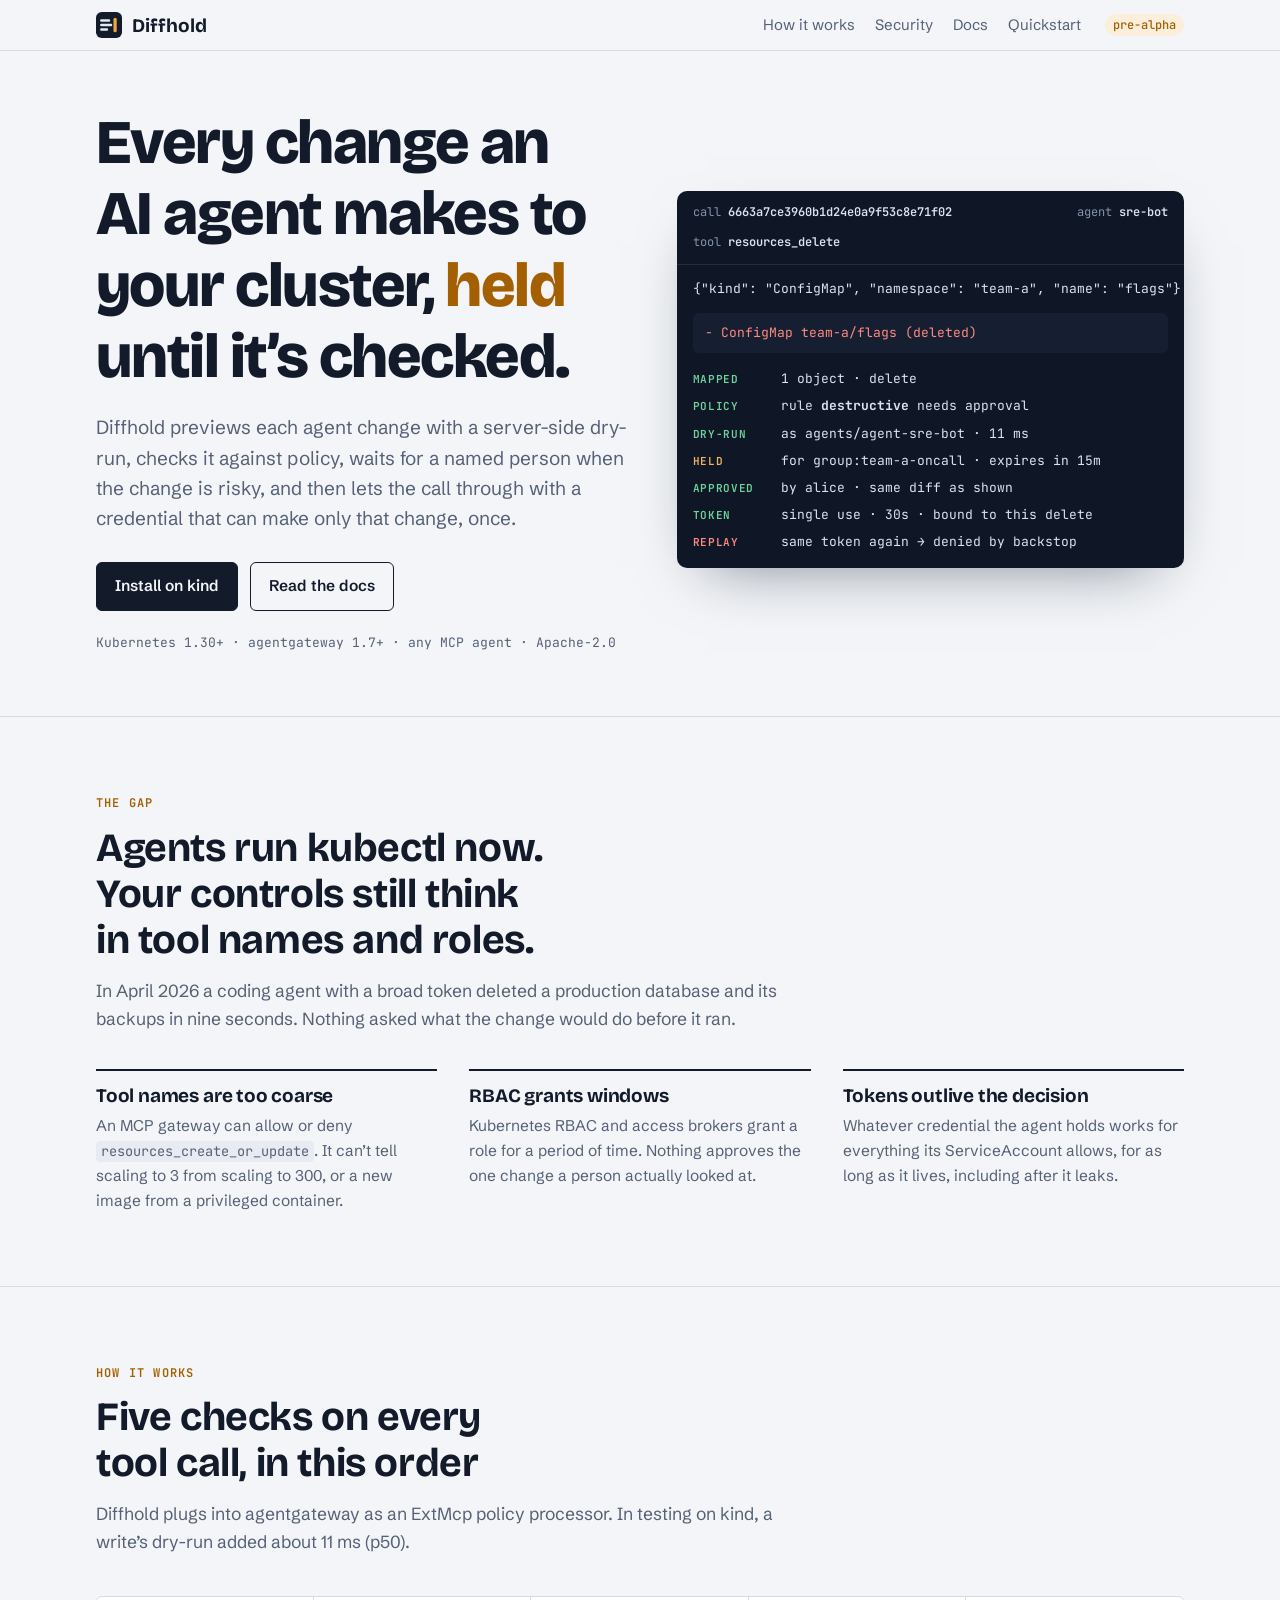
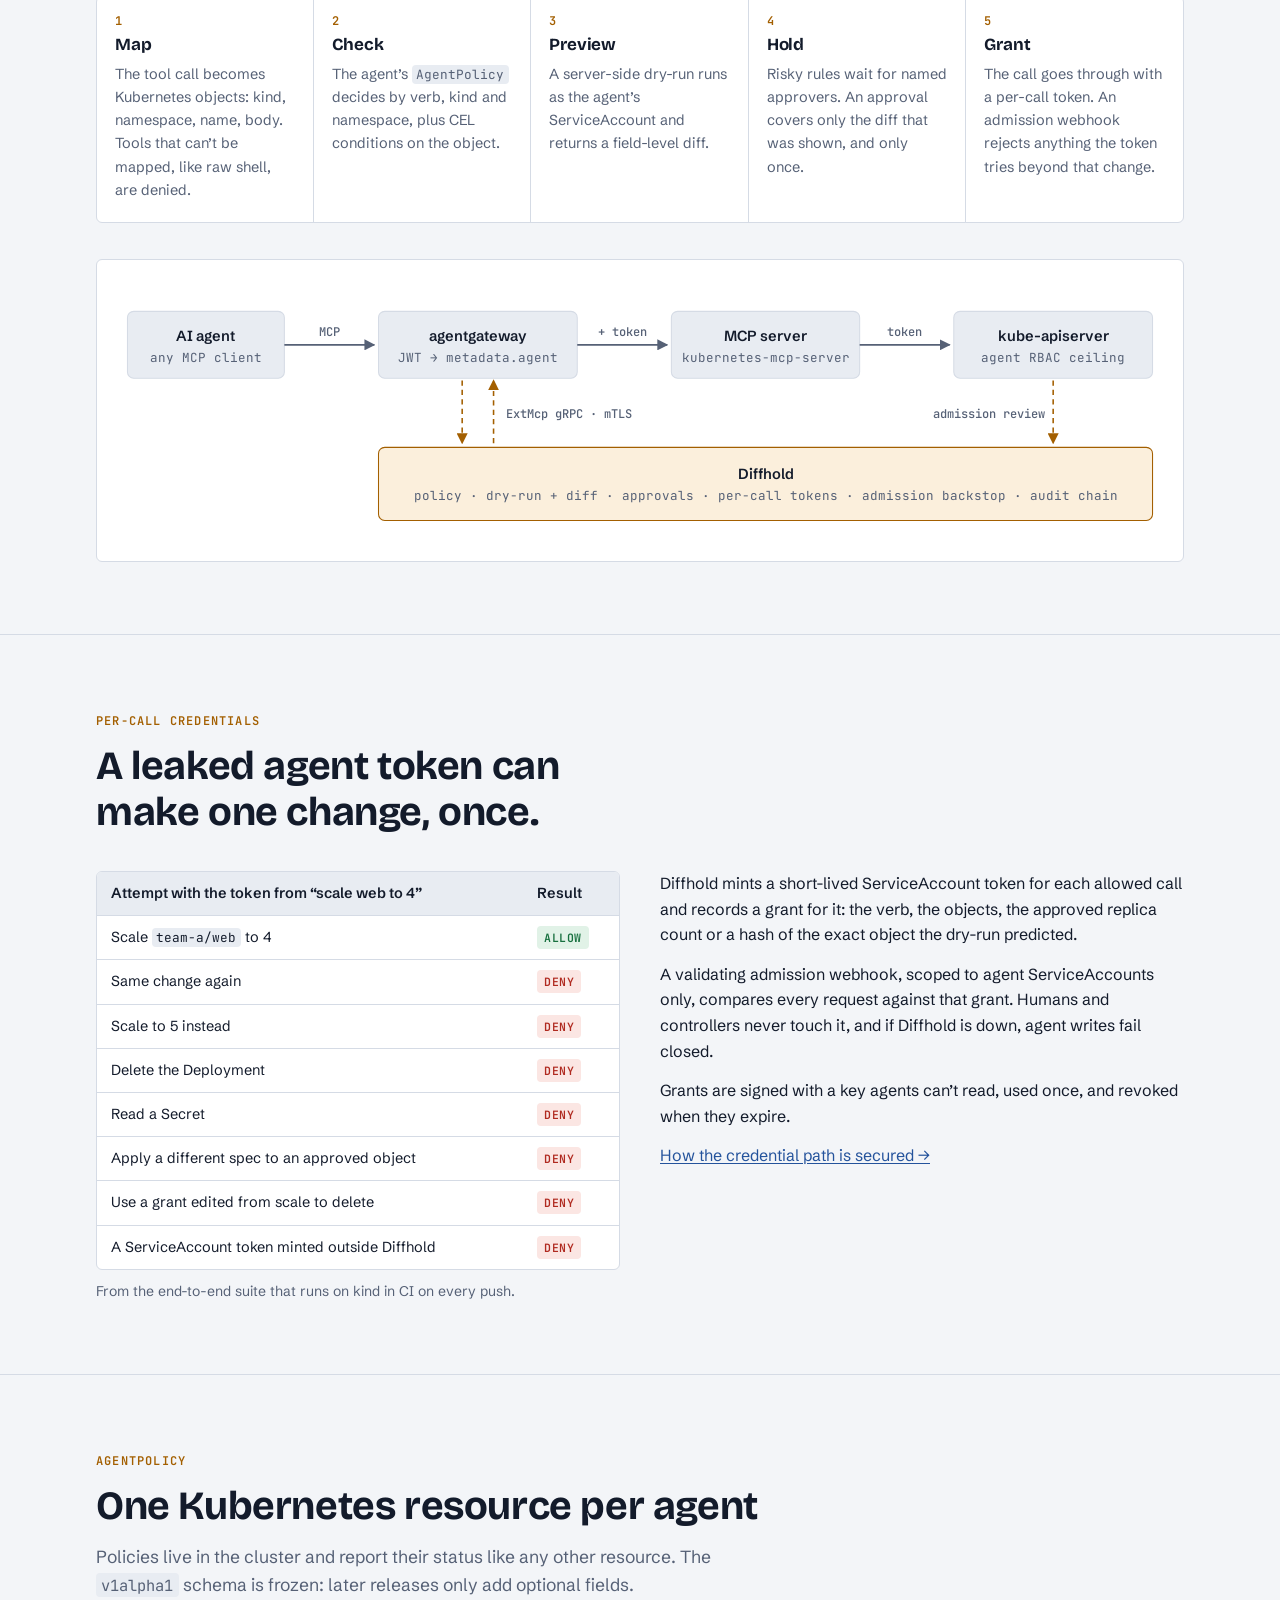
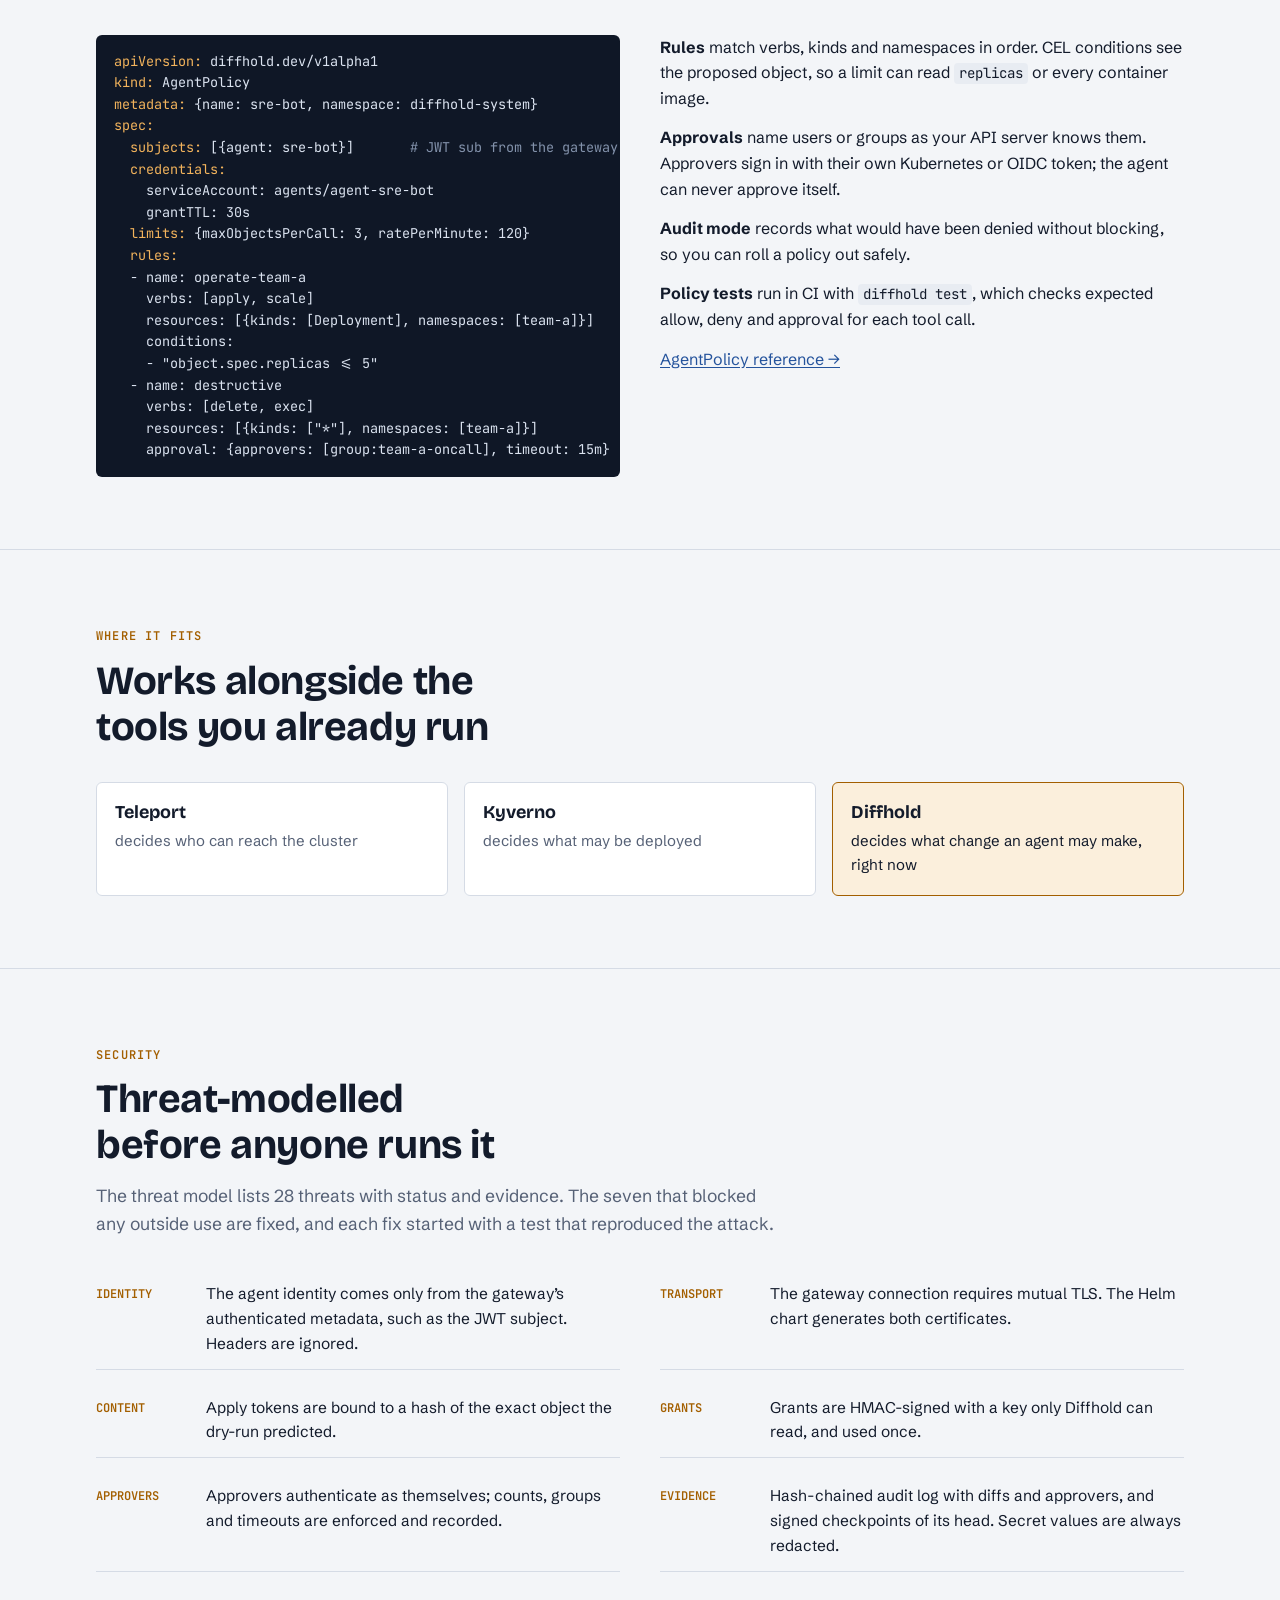
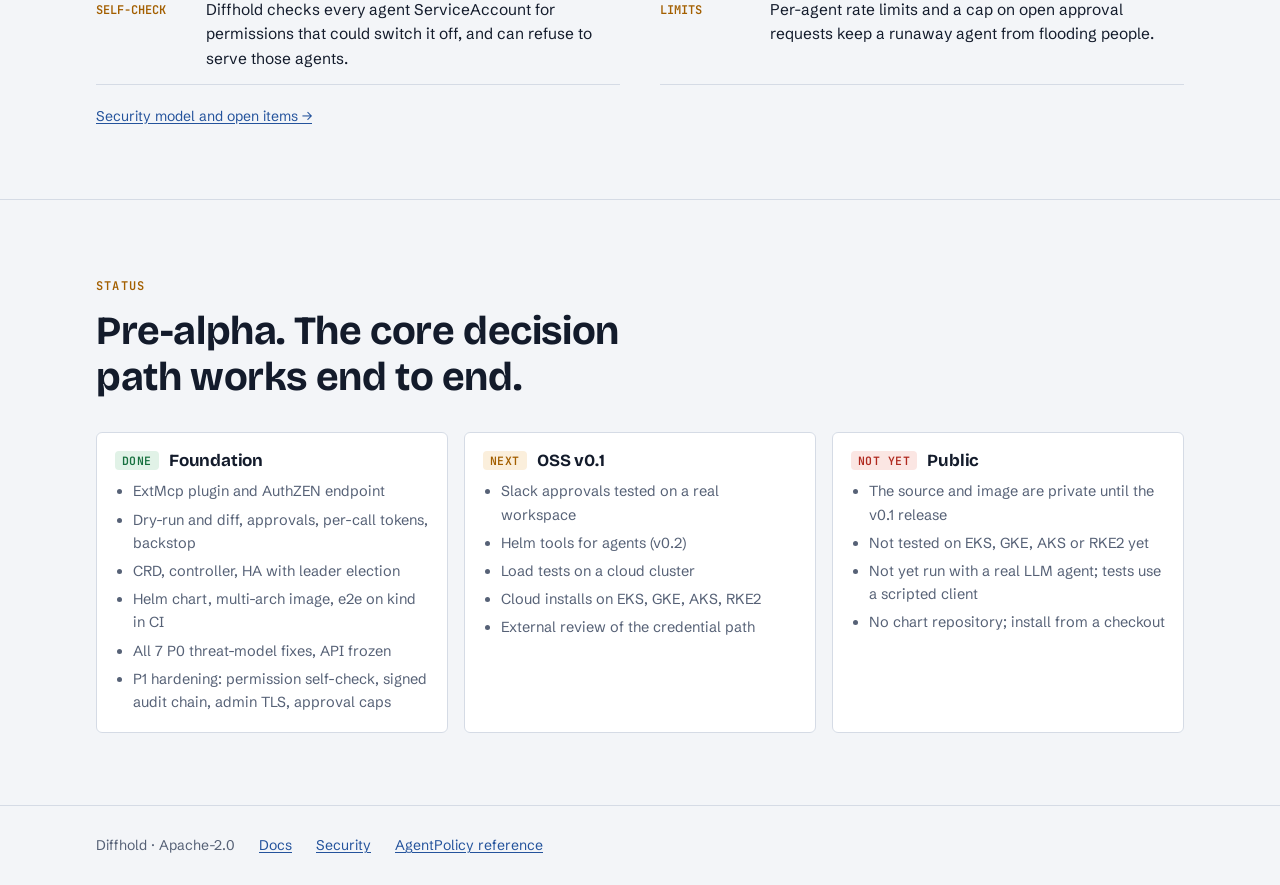
<file: index.html>
<!doctype html>
<html lang="en">
<meta charset="utf-8">
<meta name="viewport" content="width=device-width, initial-scale=1, viewport-fit=cover">
<title>Diffhold</title>
<link rel="icon" href="logo.svg" type="image/svg+xml">
<link rel="icon" href="favicon-32.png" sizes="32x32" type="image/png">
<link rel="apple-touch-icon" href="apple-touch-icon.png">
<meta name="theme-color" content="#131b2b">
<meta property="og:type" content="website">
<meta property="og:site_name" content="Diffhold">
<meta property="og:title" content="Diffhold">
<meta property="og:description" content="Change control for AI agents on Kubernetes: policy, dry-run diff, approval and a single-use credential for every change an agent makes.">
<meta property="og:url" content="https://diffhold.dev/">
<meta property="og:image" content="https://diffhold.dev/og.png">
<meta property="og:image:width" content="1200">
<meta property="og:image:height" content="630">
<meta property="og:image:alt" content="Diffhold: change control for AI agents on Kubernetes">
<meta name="twitter:card" content="summary_large_image">
<meta name="twitter:image" content="https://diffhold.dev/og.png">
<meta name="claude:viewport-fit-sides" content="cover">
<meta name="description" content="Change control for AI agents on Kubernetes: policy, dry-run diff, approval and a single-use credential for every change an agent makes.">
<link rel="preconnect" href="https://fonts.googleapis.com">
<link rel="preconnect" href="https://fonts.gstatic.com" crossorigin>
<link rel="stylesheet" href="https://fonts.googleapis.com/css2?family=Bricolage+Grotesque:opsz,wght@12..96,500..800&family=Schibsted+Grotesk:ital,wght@0,400;0,500;0,600;1,400&family=JetBrains+Mono:wght@400;500;600&display=swap">
<link rel="stylesheet" href="site.css">
<style>
.hero { padding-block: 56px 64px; display: grid; grid-template-columns: minmax(0, 1.05fr) minmax(0, 1fr); gap: 48px; align-items: center; }
.hero h1 { font-size: clamp(36px, 5.4vw, 62px); font-weight: 800; letter-spacing: -0.025em; }
.hero h1 em { font-style: normal; color: var(--hold); }
.hero .lede { font-size: 19px; color: var(--muted); max-width: 52ch; margin-top: 20px; }
.ctas { display: flex; gap: 12px; flex-wrap: wrap; margin-top: 28px; }
.btn { display: inline-flex; align-items: center; gap: 8px; padding: 11px 18px; border-radius: var(--radius); font-weight: 600; text-decoration: none; font-size: 15.5px; border: 1px solid var(--ink); }
.btn.primary { background: var(--ink); color: var(--bg); }
.btn.ghost { color: var(--ink); }
.install { margin-top: 22px; font: 13px/1.5 var(--f-mono); color: var(--muted); }

.held { background: var(--code-bg); color: var(--code-ink); border-radius: 10px; font: 13px/1.55 var(--f-mono); overflow: hidden; box-shadow: 0 24px 60px -30px rgba(10, 20, 40, 0.55); min-width: 0; }
.held .bar { display: flex; justify-content: space-between; gap: 12px; padding: 12px 16px; border-bottom: 1px solid #222d42; color: var(--code-muted); font-size: 12px; flex-wrap: wrap; }
.held .bar b { color: var(--code-ink); font-weight: 600; }
.held .call { padding: 14px 16px 6px; overflow-x: auto; white-space: pre; }
.held .diff { margin: 8px 16px 12px; padding: 10px 12px; background: #161f31; border-radius: 6px; overflow-x: auto; white-space: pre; }
.held .diff .m { color: #ff8a80; }
.held .diff .p { color: #6fd39b; }
.held ol { list-style: none; margin: 0; padding: 4px 16px 16px; display: grid; gap: 7px; }
.held li { display: grid; grid-template-columns: 76px minmax(0, 1fr); gap: 12px; align-items: baseline; animation: step 0.5s ease both; }
.held li span:first-child { font-weight: 600; font-size: 11px; letter-spacing: 0.06em; }
.held .ok { color: #6fd39b; }
.held .wait { color: #f2b35c; }
.held .no { color: #ff8a80; }
.held li:nth-child(1) { animation-delay: 0.15s; } .held li:nth-child(2) { animation-delay: 0.45s; }
.held li:nth-child(3) { animation-delay: 0.75s; } .held li:nth-child(4) { animation-delay: 1.15s; }
.held li:nth-child(5) { animation-delay: 1.75s; } .held li:nth-child(6) { animation-delay: 2.2s; }
.held li:nth-child(7) { animation-delay: 2.6s; }
@keyframes step { from { opacity: 0.25; transform: translateY(3px); } to { opacity: 1; transform: none; } }

section.band { padding-block: 72px; border-top: 1px solid var(--rule); }
.eyebrow { font: 600 12px/1 var(--f-mono); letter-spacing: 0.1em; text-transform: uppercase; color: var(--hold); }
.band h2 { font-size: clamp(28px, 3.4vw, 40px); margin-top: 10px; max-width: 26ch; }
.band .intro { color: var(--muted); font-size: 17.5px; max-width: 62ch; margin-top: 14px; }

.problems { display: grid; grid-template-columns: repeat(3, minmax(0, 1fr)); gap: 32px; margin-top: 36px; }
.problems div { display: grid; gap: 8px; align-content: start; border-top: 2px solid var(--ink); padding-top: 14px; }
.problems h3 { font-size: 19px; }
.problems p { color: var(--muted); font-size: 15.5px; }

.flow { display: grid; grid-template-columns: repeat(5, minmax(0, 1fr)); gap: 0; margin-top: 40px; counter-reset: s; }
.flow div { padding: 18px 18px 20px; border: 1px solid var(--rule); background: var(--surface); display: grid; gap: 8px; align-content: start; margin-left: -1px; }
.flow div:first-child { border-radius: var(--radius) 0 0 var(--radius); margin-left: 0; }
.flow div:last-child { border-radius: 0 var(--radius) var(--radius) 0; }
.flow div::before { counter-increment: s; content: counter(s); font: 600 12px/1 var(--f-mono); color: var(--hold); }
.flow h3 { font-size: 17px; }
.flow p { font-size: 14.5px; color: var(--muted); }

.arch { margin-top: 36px; overflow-x: auto; border: 1px solid var(--rule); border-radius: var(--radius); background: var(--surface); padding: 20px; }
.arch svg { display: block; min-width: 760px; width: 100%; height: auto; }
.arch .box { fill: var(--sunk); stroke: var(--rule); }
.arch .us { fill: var(--hold-soft); stroke: var(--hold); }
.arch text { fill: var(--ink); font: 600 14px var(--f-body); }
.arch .sub { fill: var(--muted); font: 400 12px var(--f-mono); }
.arch .line { stroke: var(--muted); stroke-width: 1.5; fill: none; }
.arch .hl { stroke: var(--hold); stroke-width: 1.5; fill: none; stroke-dasharray: 5 4; }
.arch .lbl { fill: var(--muted); font: 500 11.5px var(--f-mono); }
.arch .arrow { fill: var(--muted); }
.arch .arrowh { fill: var(--hold); }

.split { display: grid; grid-template-columns: minmax(0, 1fr) minmax(0, 1fr); gap: 40px; margin-top: 36px; align-items: start; }
.split > * { min-width: 0; }
.leak td:last-child { color: var(--muted); }
.leak td:nth-child(2) { white-space: nowrap; }
.caption { font-size: 14px; color: var(--muted); margin-top: 10px; }

.layers { display: grid; grid-template-columns: repeat(3, minmax(0, 1fr)); gap: 16px; margin-top: 32px; }
.layers div { border: 1px solid var(--rule); border-radius: var(--radius); padding: 18px; background: var(--surface); display: grid; gap: 6px; align-content: start; }
.layers div.us { border-color: var(--hold); background: var(--hold-soft); }
.layers b { font: 700 18px var(--f-display); }
.layers span { color: var(--muted); font-size: 15px; }
.layers div.us span { color: var(--ink); }

.facts { display: grid; grid-template-columns: repeat(2, minmax(0, 1fr)); gap: 14px 40px; margin-top: 32px; }
.facts div { display: grid; grid-template-columns: 96px minmax(0, 1fr); gap: 14px; padding-block: 12px; border-bottom: 1px solid var(--rule); }
.facts dt { font: 600 12px/1.5 var(--f-mono); color: var(--hold); padding-top: 3px; }
.facts dd { margin: 0; font-size: 15.5px; }

.status { display: grid; grid-template-columns: repeat(3, minmax(0, 1fr)); gap: 16px; margin-top: 32px; }
.status div { border: 1px solid var(--rule); border-radius: var(--radius); padding: 18px; background: var(--surface); display: grid; gap: 10px; align-content: start; }
.status h3 { font-size: 17px; display: flex; gap: 10px; align-items: center; }
.status ul { margin: 0; padding-left: 18px; display: grid; gap: 5px; font-size: 14.5px; color: var(--muted); }

@media (max-width: 900px) {
  .hero { grid-template-columns: minmax(0, 1fr); padding-block: 32px 48px; gap: 32px; }
  .problems, .layers, .status { grid-template-columns: minmax(0, 1fr); }
  .flow { grid-template-columns: minmax(0, 1fr); }
  .flow div, .flow div:first-child, .flow div:last-child { margin-left: 0; margin-top: -1px; border-radius: 0; }
  .flow div:first-child { border-radius: var(--radius) var(--radius) 0 0; }
  .flow div:last-child { border-radius: 0 0 var(--radius) var(--radius); }
  .split, .facts { grid-template-columns: minmax(0, 1fr); }
  section.band { padding-block: 52px; }
}
</style>

<header class="topbar">
  <div class="wrap">
    <a class="brand" href="./" aria-label="Diffhold home">
      <svg width="26" height="26" viewBox="0 0 64 64" aria-hidden="true"><rect width="64" height="64" rx="14" fill="#131b2b"/><path d="M13 21h19M13 32h24M13 43h14" stroke="#e4e9f2" stroke-width="6" stroke-linecap="round"/><rect x="43" y="14" width="8" height="36" rx="4" fill="#f0a443"/></svg>
      Diffhold
    </a>
    <nav class="topnav" aria-label="Main">
      <a class="hide-sm" href="#how">How it works</a>
      <a class="hide-sm" href="#security">Security</a>
      <a href="docs.html">Docs</a>
      <a href="quickstart.html">Quickstart</a>
    </nav>
    <span class="status-pill">pre-alpha</span>
  </div>
</header>

<main>
<div class="wrap hero">
  <div>
    <h1>Every change an AI agent makes to your cluster, <em>held</em> until it&rsquo;s checked.</h1>
    <p class="lede">Diffhold previews each agent change with a server-side dry-run, checks it against policy, waits for a named person when the change is risky, and then lets the call through with a credential that can make only that change, once.</p>
    <div class="ctas">
      <a class="btn primary" href="quickstart.html">Install on kind</a>
      <a class="btn ghost" href="docs.html">Read the docs</a>
    </div>
    <p class="install">Kubernetes 1.30+ · agentgateway 1.7+ · any MCP agent · Apache-2.0</p>
  </div>

  <div class="held" role="figure" aria-label="Example: an agent's delete call held for approval, then allowed with a single-use token">
    <div class="bar"><span>call <b>6663a7ce3960b1d24e0a9f53c8e71f02</b></span><span>agent <b>sre-bot</b></span><span>tool <b>resources_delete</b></span></div>
    <div class="call">{"kind": "ConfigMap", "namespace": "team-a", "name": "flags"}</div>
    <div class="diff"><span class="m">- ConfigMap team-a/flags (deleted)</span></div>
    <ol>
      <li><span class="ok">MAPPED</span><span>1 object · delete</span></li>
      <li><span class="ok">POLICY</span><span>rule <b>destructive</b> needs approval</span></li>
      <li><span class="ok">DRY-RUN</span><span>as agents/agent-sre-bot · 11 ms</span></li>
      <li><span class="wait">HELD</span><span>for group:team-a-oncall · expires in 15m</span></li>
      <li><span class="ok">APPROVED</span><span>by alice · same diff as shown</span></li>
      <li><span class="ok">TOKEN</span><span>single use · 30s · bound to this delete</span></li>
      <li><span class="no">REPLAY</span><span>same token again → denied by backstop</span></li>
    </ol>
  </div>
</div>

<section class="band" id="problem">
  <div class="wrap">
    <span class="eyebrow">The gap</span>
    <h2>Agents run kubectl now. Your controls still think in tool names and roles.</h2>
    <p class="intro">In April 2026 a coding agent with a broad token deleted a production database and its backups in nine seconds. Nothing asked what the change would do before it ran.</p>
    <div class="problems">
      <div><h3>Tool names are too coarse</h3><p>An MCP gateway can allow or deny <code>resources_create_or_update</code>. It can&rsquo;t tell scaling to 3 from scaling to 300, or a new image from a privileged container.</p></div>
      <div><h3>RBAC grants windows</h3><p>Kubernetes RBAC and access brokers grant a role for a period of time. Nothing approves the one change a person actually looked at.</p></div>
      <div><h3>Tokens outlive the decision</h3><p>Whatever credential the agent holds works for everything its ServiceAccount allows, for as long as it lives, including after it leaks.</p></div>
    </div>
  </div>
</section>

<section class="band" id="how">
  <div class="wrap">
    <span class="eyebrow">How it works</span>
    <h2>Five checks on every tool call, in this order</h2>
    <p class="intro">Diffhold plugs into agentgateway as an ExtMcp policy processor. In testing on kind, a write&rsquo;s dry-run added about 11 ms (p50).</p>
    <div class="flow">
      <div><h3>Map</h3><p>The tool call becomes Kubernetes objects: kind, namespace, name, body. Tools that can&rsquo;t be mapped, like raw shell, are denied.</p></div>
      <div><h3>Check</h3><p>The agent&rsquo;s <code>AgentPolicy</code> decides by verb, kind and namespace, plus CEL conditions on the object.</p></div>
      <div><h3>Preview</h3><p>A server-side dry-run runs as the agent&rsquo;s ServiceAccount and returns a field-level diff.</p></div>
      <div><h3>Hold</h3><p>Risky rules wait for named approvers. An approval covers only the diff that was shown, and only once.</p></div>
      <div><h3>Grant</h3><p>The call goes through with a per-call token. An admission webhook rejects anything the token tries beyond that change.</p></div>
    </div>

    <div class="arch" role="img" aria-label="Architecture: agent to agentgateway to MCP server to kube-apiserver; Diffhold receives ExtMcp gRPC calls from agentgateway and admission reviews from the API server">
      <svg viewBox="0 0 1000 250" xmlns="http://www.w3.org/2000/svg">
        <defs>
          <marker id="ar" viewBox="0 0 10 10" refX="9" refY="5" markerWidth="7" markerHeight="7" orient="auto-start-reverse"><path class="arrow" d="M0 0 10 5 0 10z"/></marker>
          <marker id="arh" viewBox="0 0 10 10" refX="9" refY="5" markerWidth="7" markerHeight="7" orient="auto-start-reverse"><path class="arrowh" d="M0 0 10 5 0 10z"/></marker>
        </defs>
        <rect class="box" x="10" y="30" width="150" height="64" rx="6"/>
        <text x="85" y="58" text-anchor="middle">AI agent</text><text class="sub" x="85" y="78" text-anchor="middle">any MCP client</text>
        <rect class="box" x="250" y="30" width="190" height="64" rx="6"/>
        <text x="345" y="58" text-anchor="middle">agentgateway</text><text class="sub" x="345" y="78" text-anchor="middle">JWT → metadata.agent</text>
        <rect class="box" x="530" y="30" width="180" height="64" rx="6"/>
        <text x="620" y="58" text-anchor="middle">MCP server</text><text class="sub" x="620" y="78" text-anchor="middle">kubernetes-mcp-server</text>
        <rect class="box" x="800" y="30" width="190" height="64" rx="6"/>
        <text x="895" y="58" text-anchor="middle">kube-apiserver</text><text class="sub" x="895" y="78" text-anchor="middle">agent RBAC ceiling</text>
        <rect class="us" x="250" y="160" width="740" height="70" rx="6"/>
        <text x="620" y="190" text-anchor="middle">Diffhold</text><text class="sub" x="620" y="210" text-anchor="middle">policy · dry-run + diff · approvals · per-call tokens · admission backstop · audit chain</text>
        <path class="line" d="M160 62H246" marker-end="url(#ar)"/><text class="lbl" x="203" y="54" text-anchor="middle">MCP</text>
        <path class="line" d="M440 62H526" marker-end="url(#ar)"/><text class="lbl" x="483" y="54" text-anchor="middle">+ token</text>
        <path class="line" d="M710 62H796" marker-end="url(#ar)"/><text class="lbl" x="753" y="54" text-anchor="middle">token</text>
        <path class="hl" d="M330 96V156" marker-end="url(#arh)"/><path class="hl" d="M360 156V96" marker-end="url(#arh)"/>
        <text class="lbl" x="372" y="132">ExtMcp gRPC · mTLS</text>
        <path class="hl" d="M895 96V156" marker-end="url(#arh)"/>
        <text class="lbl" x="887" y="132" text-anchor="end">admission review</text>
      </svg>
    </div>
  </div>
</section>

<section class="band" id="leak">
  <div class="wrap">
    <span class="eyebrow">Per-call credentials</span>
    <h2>A leaked agent token can make one change, once.</h2>
    <div class="split">
      <div>
        <div class="tbl"><table class="leak">
          <tr><th>Attempt with the token from &ldquo;scale web to 4&rdquo;</th><th>Result</th></tr>
          <tr><td>Scale <code>team-a/web</code> to 4</td><td><span class="chip allow">ALLOW</span></td></tr>
          <tr><td>Same change again</td><td><span class="chip deny">DENY</span></td></tr>
          <tr><td>Scale to 5 instead</td><td><span class="chip deny">DENY</span></td></tr>
          <tr><td>Delete the Deployment</td><td><span class="chip deny">DENY</span></td></tr>
          <tr><td>Read a Secret</td><td><span class="chip deny">DENY</span></td></tr>
          <tr><td>Apply a different spec to an approved object</td><td><span class="chip deny">DENY</span></td></tr>
          <tr><td>Use a grant edited from scale to delete</td><td><span class="chip deny">DENY</span></td></tr>
          <tr><td>A ServiceAccount token minted outside Diffhold</td><td><span class="chip deny">DENY</span></td></tr>
        </table></div>
        <p class="caption">From the end-to-end suite that runs on kind in CI on every push.</p>
      </div>
      <div style="display:grid; gap:14px; align-content:start">
        <p>Diffhold mints a short-lived ServiceAccount token for each allowed call and records a grant for it: the verb, the objects, the approved replica count or a hash of the exact object the dry-run predicted.</p>
        <p>A validating admission webhook, scoped to agent ServiceAccounts only, compares every request against that grant. Humans and controllers never touch it, and if Diffhold is down, agent writes fail closed.</p>
        <p>Grants are signed with a key agents can&rsquo;t read, used once, and revoked when they expire.</p>
        <a href="security.html">How the credential path is secured →</a>
      </div>
    </div>
  </div>
</section>

<section class="band" id="policy">
  <div class="wrap">
    <span class="eyebrow">AgentPolicy</span>
    <h2>One Kubernetes resource per agent</h2>
    <p class="intro">Policies live in the cluster and report their status like any other resource. The <code>v1alpha1</code> schema is frozen: later releases only add optional fields.</p>
    <div class="split">
<pre aria-label="Example AgentPolicy"><span class="k">apiVersion:</span> diffhold.dev/v1alpha1
<span class="k">kind:</span> AgentPolicy
<span class="k">metadata:</span> {name: sre-bot, namespace: diffhold-system}
<span class="k">spec:</span>
  <span class="k">subjects:</span> [{agent: sre-bot}]       <span class="c"># JWT sub from the gateway</span>
  <span class="k">credentials:</span>
    serviceAccount: agents/agent-sre-bot
    grantTTL: 30s
  <span class="k">limits:</span> {maxObjectsPerCall: 3, ratePerMinute: 120}
  <span class="k">rules:</span>
  - name: operate-team-a
    verbs: [apply, scale]
    resources: [{kinds: [Deployment], namespaces: [team-a]}]
    conditions:
    - "object.spec.replicas &lt;= 5"
  - name: destructive
    verbs: [delete, exec]
    resources: [{kinds: ["*"], namespaces: [team-a]}]
    approval: {approvers: [group:team-a-oncall], timeout: 15m}</pre>
      <div style="display:grid; gap:14px; align-content:start">
        <p><b>Rules</b> match verbs, kinds and namespaces in order. CEL conditions see the proposed object, so a limit can read <code>replicas</code> or every container image.</p>
        <p><b>Approvals</b> name users or groups as your API server knows them. Approvers sign in with their own Kubernetes or OIDC token; the agent can never approve itself.</p>
        <p><b>Audit mode</b> records what would have been denied without blocking, so you can roll a policy out safely.</p>
        <p><b>Policy tests</b> run in CI with <code>diffhold test</code>, which checks expected allow, deny and approval for each tool call.</p>
        <a href="policy.html">AgentPolicy reference →</a>
      </div>
    </div>
  </div>
</section>

<section class="band" id="fit">
  <div class="wrap">
    <span class="eyebrow">Where it fits</span>
    <h2>Works alongside the tools you already run</h2>
    <div class="layers">
      <div><b>Teleport</b><span>decides who can reach the cluster</span></div>
      <div><b>Kyverno</b><span>decides what may be deployed</span></div>
      <div class="us"><b>Diffhold</b><span>decides what change an agent may make, right now</span></div>
    </div>
  </div>
</section>

<section class="band" id="security">
  <div class="wrap">
    <span class="eyebrow">Security</span>
    <h2>Threat-modelled before anyone runs it</h2>
    <p class="intro">The threat model lists 28 threats with status and evidence. The seven that blocked any outside use are fixed, and each fix started with a test that reproduced the attack.</p>
    <dl class="facts">
      <div><dt>IDENTITY</dt><dd>The agent identity comes only from the gateway&rsquo;s authenticated metadata, such as the JWT subject. Headers are ignored.</dd></div>
      <div><dt>TRANSPORT</dt><dd>The gateway connection requires mutual TLS. The Helm chart generates both certificates.</dd></div>
      <div><dt>CONTENT</dt><dd>Apply tokens are bound to a hash of the exact object the dry-run predicted.</dd></div>
      <div><dt>GRANTS</dt><dd>Grants are HMAC-signed with a key only Diffhold can read, and used once.</dd></div>
      <div><dt>APPROVERS</dt><dd>Approvers authenticate as themselves; counts, groups and timeouts are enforced and recorded.</dd></div>
      <div><dt>EVIDENCE</dt><dd>Hash-chained audit log with diffs and approvers, and signed checkpoints of its head. Secret values are always redacted.</dd></div>
      <div><dt>SELF-CHECK</dt><dd>Diffhold checks every agent ServiceAccount for permissions that could switch it off, and can refuse to serve those agents.</dd></div>
      <div><dt>LIMITS</dt><dd>Per-agent rate limits and a cap on open approval requests keep a runaway agent from flooding people.</dd></div>
    </dl>
    <p class="caption" style="margin-top:20px"><a href="security.html">Security model and open items →</a></p>
  </div>
</section>

<section class="band" id="status">
  <div class="wrap">
    <span class="eyebrow">Status</span>
    <h2>Pre-alpha. The core decision path works end to end.</h2>
    <div class="status">
      <div><h3><span class="chip allow">DONE</span>Foundation</h3><ul><li>ExtMcp plugin and AuthZEN endpoint</li><li>Dry-run and diff, approvals, per-call tokens, backstop</li><li>CRD, controller, HA with leader election</li><li>Helm chart, multi-arch image, e2e on kind in CI</li><li>All 7 P0 threat-model fixes, API frozen</li><li>P1 hardening: permission self-check, signed audit chain, admin TLS, approval caps</li></ul></div>
      <div><h3><span class="chip hold">NEXT</span>OSS v0.1</h3><ul><li>Slack approvals tested on a real workspace</li><li>Helm tools for agents (v0.2)</li><li>Load tests on a cloud cluster</li><li>Cloud installs on EKS, GKE, AKS, RKE2</li><li>External review of the credential path</li></ul></div>
      <div><h3><span class="chip deny">NOT YET</span>Public</h3><ul><li>The source and image are private until the v0.1 release</li><li>Not tested on EKS, GKE, AKS or RKE2 yet</li><li>Not yet run with a real LLM agent; tests use a scripted client</li><li>No chart repository; install from a checkout</li></ul></div>
    </div>
  </div>
</section>
</main>

<footer class="foot">
  <div class="wrap">
    <span>Diffhold · Apache-2.0</span>
    <a href="docs.html">Docs</a>
    <a href="security.html">Security</a>
    <a href="policy.html">AgentPolicy reference</a>
  </div>
</footer>
</file>
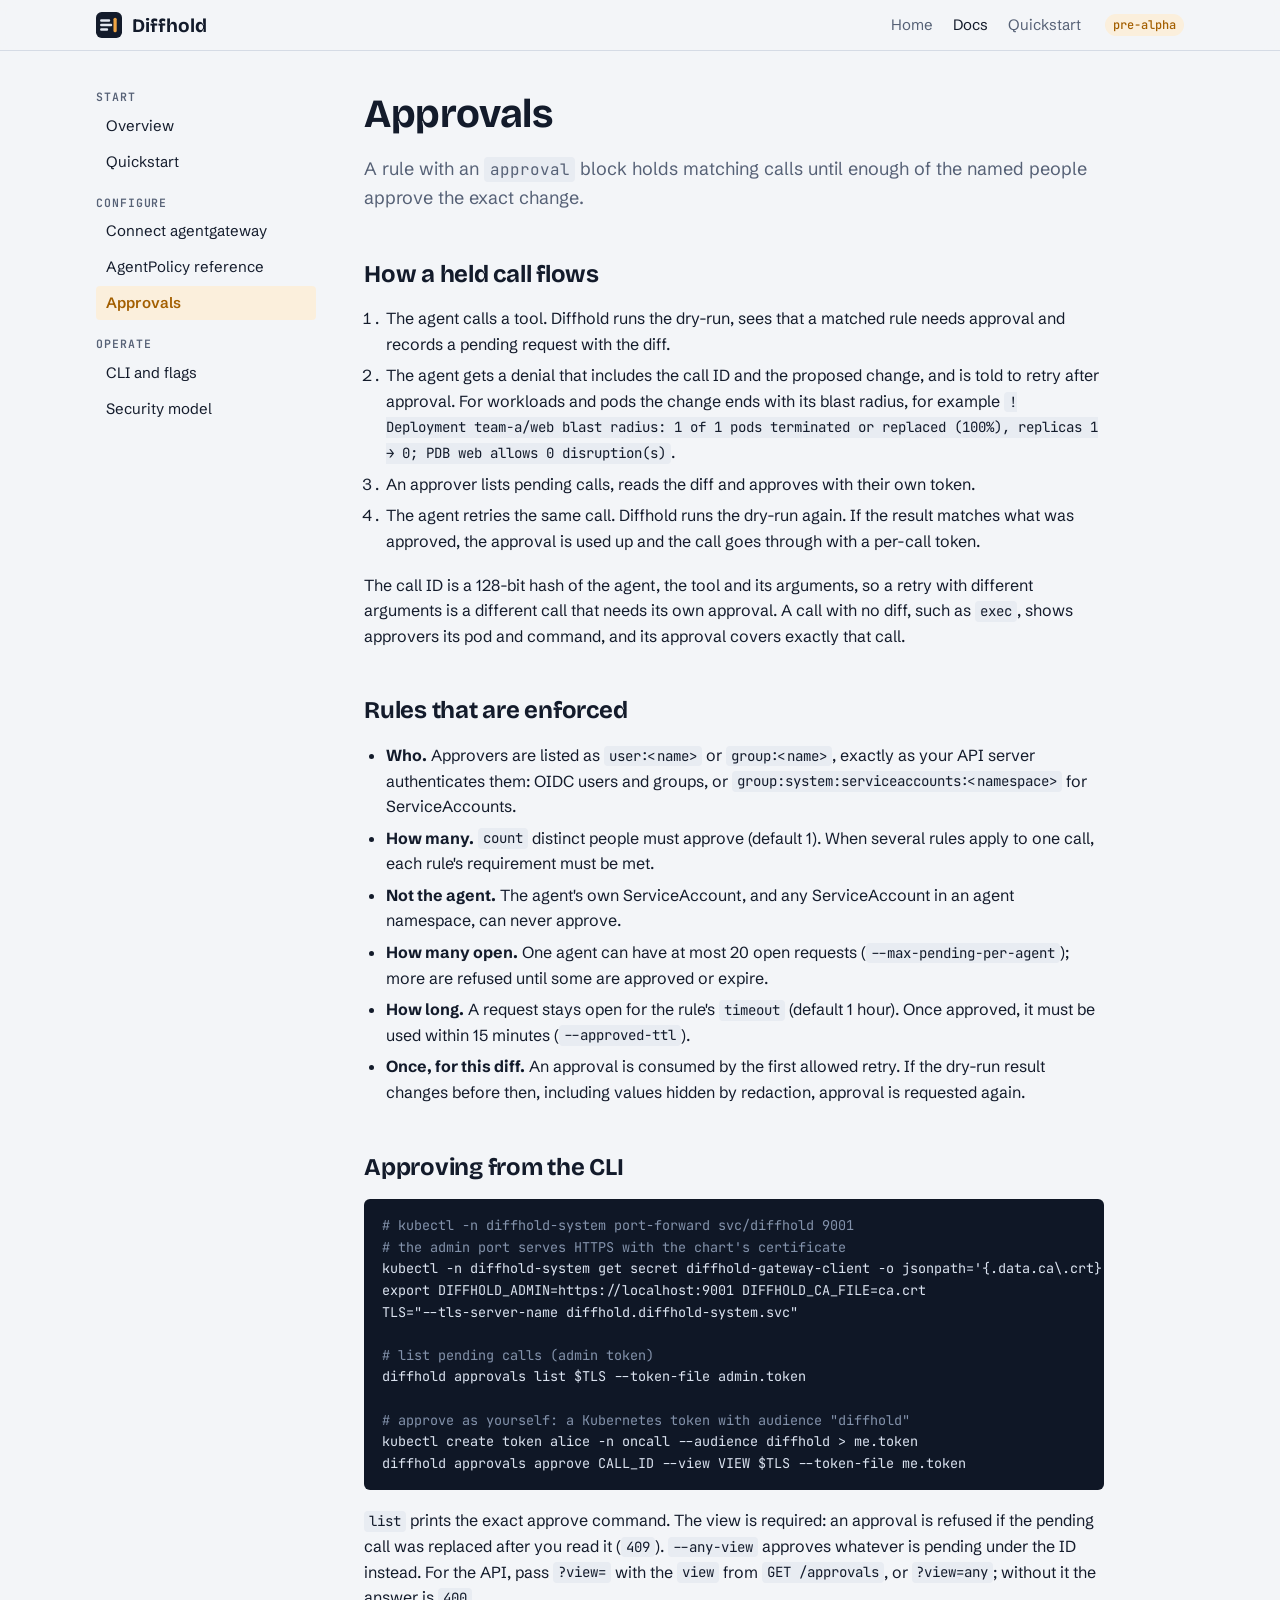
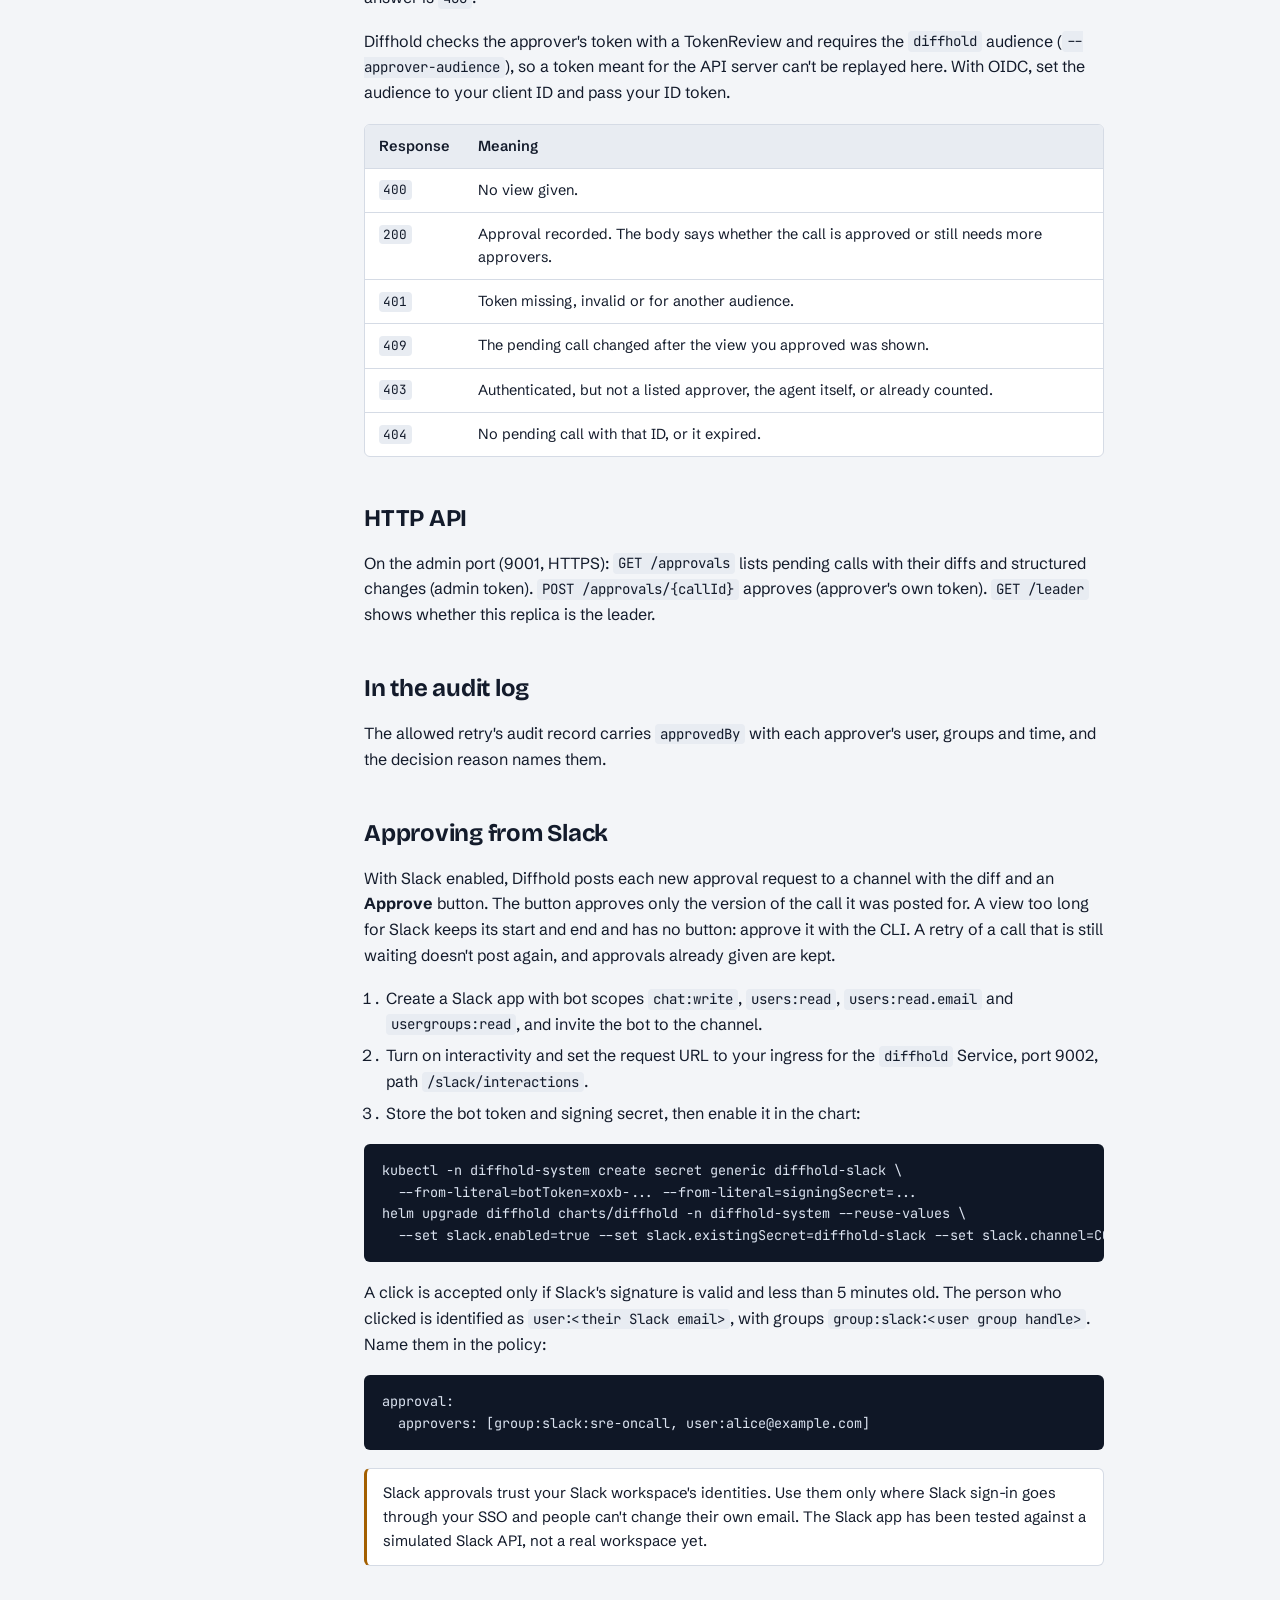
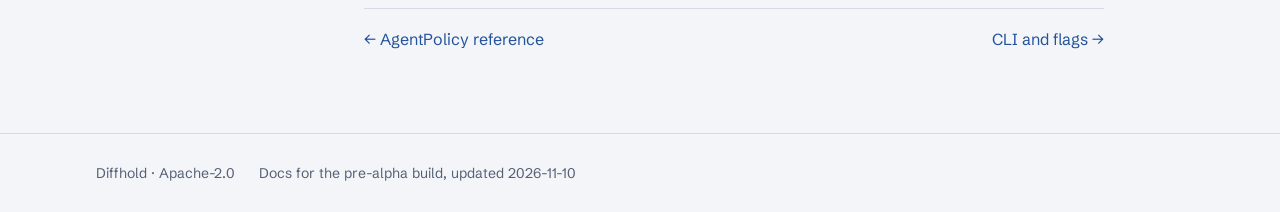
<file: approvals.html>
<!doctype html>
<html lang="en">
<head>
<meta charset="utf-8">
<meta name="viewport" content="width=device-width, initial-scale=1, viewport-fit=cover">
<title>Approvals · Diffhold docs</title>
<link rel="preconnect" href="https://fonts.googleapis.com">
<link rel="preconnect" href="https://fonts.gstatic.com" crossorigin>
<link rel="stylesheet" href="https://fonts.googleapis.com/css2?family=Bricolage+Grotesque:opsz,wght@12..96,500..800&family=Schibsted+Grotesk:ital,wght@0,400;0,500;0,600;1,400&family=JetBrains+Mono:wght@400;500;600&display=swap">
<link rel="stylesheet" href="site.css">
<meta name="description" content="A rule with an approval block holds matching calls until enough of the named people approve the exact change.">
<link rel="icon" href="logo.svg" type="image/svg+xml">
<link rel="icon" href="favicon-32.png" sizes="32x32" type="image/png">
<link rel="apple-touch-icon" href="apple-touch-icon.png">
<meta name="theme-color" content="#131b2b">
<meta property="og:type" content="website">
<meta property="og:site_name" content="Diffhold">
<meta property="og:title" content="Approvals · Diffhold docs">
<meta property="og:description" content="A rule with an approval block holds matching calls until enough of the named people approve the exact change.">
<meta property="og:url" content="https://diffhold.dev/approvals.html">
<meta property="og:image" content="https://diffhold.dev/og.png">
<meta property="og:image:width" content="1200">
<meta property="og:image:height" content="630">
<meta property="og:image:alt" content="Diffhold: change control for AI agents on Kubernetes">
<meta name="twitter:card" content="summary_large_image">
<meta name="twitter:image" content="https://diffhold.dev/og.png">
</head>
<body>
<header class="topbar">
  <div class="wrap">
    <a class="brand" href="./" aria-label="Diffhold home">
      <svg width="26" height="26" viewBox="0 0 64 64" aria-hidden="true"><rect width="64" height="64" rx="14" fill="#131b2b"/><path d="M13 21h19M13 32h24M13 43h14" stroke="#e4e9f2" stroke-width="6" stroke-linecap="round"/><rect x="43" y="14" width="8" height="36" rx="4" fill="#f0a443"/></svg>
      Diffhold
    </a>
    <nav class="topnav" aria-label="Main">
      <a class="hide-sm" href="./">Home</a>
      <a href="docs.html" aria-current="page">Docs</a>
      <a href="quickstart.html">Quickstart</a>
    </nav>
    <span class="status-pill">pre-alpha</span>
  </div>
</header>
<div class="wrap docs">
<nav class="sidenav" aria-label="Documentation">
<div><h4>Start</h4><ul><li><a href="docs.html">Overview</a></li><li><a href="quickstart.html">Quickstart</a></li></ul></div>
<div><h4>Configure</h4><ul><li><a href="gateway.html">Connect agentgateway</a></li><li><a href="policy.html">AgentPolicy reference</a></li><li><a href="approvals.html" aria-current="page">Approvals</a></li></ul></div>
<div><h4>Operate</h4><ul><li><a href="cli.html">CLI and flags</a></li><li><a href="security.html">Security model</a></li></ul></div>
</nav>
<main class="doc">
<h1>Approvals</h1>
<p class="lede">A rule with an <code>approval</code> block holds matching calls until enough of the named people approve the exact change.</p>

<h2>How a held call flows</h2>
<ol>
  <li>The agent calls a tool. Diffhold runs the dry-run, sees that a matched rule needs approval and records a pending request with the diff.</li>
  <li>The agent gets a denial that includes the call ID and the proposed change, and is told to retry after approval. For workloads and pods the change ends with its blast radius, for example <code>! Deployment team-a/web blast radius: 1 of 1 pods terminated or replaced (100%), replicas 1 → 0; PDB web allows 0 disruption(s)</code>.</li>
  <li>An approver lists pending calls, reads the diff and approves with their own token.</li>
  <li>The agent retries the same call. Diffhold runs the dry-run again. If the result matches what was approved, the approval is used up and the call goes through with a per-call token.</li>
</ol>
<p>The call ID is a 128-bit hash of the agent, the tool and its arguments, so a retry with different arguments is a different call that needs its own approval. A call with no diff, such as <code>exec</code>, shows approvers its pod and command, and its approval covers exactly that call.</p>

<h2>Rules that are enforced</h2>
<ul>
  <li><b>Who.</b> Approvers are listed as <code>user:&lt;name&gt;</code> or <code>group:&lt;name&gt;</code>, exactly as your API server authenticates them: OIDC users and groups, or <code>group:system:serviceaccounts:&lt;namespace&gt;</code> for ServiceAccounts.</li>
  <li><b>How many.</b> <code>count</code> distinct people must approve (default 1). When several rules apply to one call, each rule's requirement must be met.</li>
  <li><b>Not the agent.</b> The agent's own ServiceAccount, and any ServiceAccount in an agent namespace, can never approve.</li>
  <li><b>How many open.</b> One agent can have at most 20 open requests (<code>--max-pending-per-agent</code>); more are refused until some are approved or expire.</li>
  <li><b>How long.</b> A request stays open for the rule's <code>timeout</code> (default 1 hour). Once approved, it must be used within 15 minutes (<code>--approved-ttl</code>).</li>
  <li><b>Once, for this diff.</b> An approval is consumed by the first allowed retry. If the dry-run result changes before then, including values hidden by redaction, approval is requested again.</li>
</ul>

<h2>Approving from the CLI</h2>
<pre><span class="c"># kubectl -n diffhold-system port-forward svc/diffhold 9001</span>
<span class="c"># the admin port serves HTTPS with the chart's certificate</span>
kubectl -n diffhold-system get secret diffhold-gateway-client -o jsonpath='{.data.ca\.crt}' | base64 -d &gt; ca.crt
export DIFFHOLD_ADMIN=https://localhost:9001 DIFFHOLD_CA_FILE=ca.crt
TLS="--tls-server-name diffhold.diffhold-system.svc"

<span class="c"># list pending calls (admin token)</span>
diffhold approvals list $TLS --token-file admin.token

<span class="c"># approve as yourself: a Kubernetes token with audience "diffhold"</span>
kubectl create token alice -n oncall --audience diffhold &gt; me.token
diffhold approvals approve CALL_ID --view VIEW $TLS --token-file me.token</pre>
<p><code>list</code> prints the exact approve command. The view is required: an approval is refused if the pending call was replaced after you read it (<code>409</code>). <code>--any-view</code> approves whatever is pending under the ID instead. For the API, pass <code>?view=</code> with the <code>view</code> from <code>GET /approvals</code>, or <code>?view=any</code>; without it the answer is <code>400</code>.</p>
<p>Diffhold checks the approver's token with a TokenReview and requires the <code>diffhold</code> audience (<code>--approver-audience</code>), so a token meant for the API server can't be replayed here. With OIDC, set the audience to your client ID and pass your ID token.</p>
<div class="tbl"><table>
  <tr><th>Response</th><th>Meaning</th></tr>
  <tr><td><code>400</code></td><td>No view given.</td></tr>
  <tr><td><code>200</code></td><td>Approval recorded. The body says whether the call is approved or still needs more approvers.</td></tr>
  <tr><td><code>401</code></td><td>Token missing, invalid or for another audience.</td></tr>
  <tr><td><code>409</code></td><td>The pending call changed after the view you approved was shown.</td></tr>
  <tr><td><code>403</code></td><td>Authenticated, but not a listed approver, the agent itself, or already counted.</td></tr>
  <tr><td><code>404</code></td><td>No pending call with that ID, or it expired.</td></tr>
</table></div>

<h2>HTTP API</h2>
<p>On the admin port (9001, HTTPS): <code>GET /approvals</code> lists pending calls with their diffs and structured changes (admin token). <code>POST /approvals/{callId}</code> approves (approver's own token). <code>GET /leader</code> shows whether this replica is the leader.</p>

<h2>In the audit log</h2>
<p>The allowed retry's audit record carries <code>approvedBy</code> with each approver's user, groups and time, and the decision reason names them.</p>

<h2>Approving from Slack</h2>
<p>With Slack enabled, Diffhold posts each new approval request to a channel with the diff and an <b>Approve</b> button. The button approves only the version of the call it was posted for. A view too long for Slack keeps its start and end and has no button: approve it with the CLI. A retry of a call that is still waiting doesn't post again, and approvals already given are kept.</p>
<ol>
  <li>Create a Slack app with bot scopes <code>chat:write</code>, <code>users:read</code>, <code>users:read.email</code> and <code>usergroups:read</code>, and invite the bot to the channel.</li>
  <li>Turn on interactivity and set the request URL to your ingress for the <code>diffhold</code> Service, port 9002, path <code>/slack/interactions</code>.</li>
  <li>Store the bot token and signing secret, then enable it in the chart:</li>
</ol>
<pre>kubectl -n diffhold-system create secret generic diffhold-slack \
  --from-literal=botToken=xoxb-... --from-literal=signingSecret=...
helm upgrade diffhold charts/diffhold -n diffhold-system --reuse-values \
  --set slack.enabled=true --set slack.existingSecret=diffhold-slack --set slack.channel=C0123456789</pre>
<p>A click is accepted only if Slack's signature is valid and less than 5 minutes old. The person who clicked is identified as <code>user:&lt;their Slack email&gt;</code>, with groups <code>group:slack:&lt;user group handle&gt;</code>. Name them in the policy:</p>
<pre>approval:
  approvers: [group:slack:sre-oncall, user:alice@example.com]</pre>
<div class="note">Slack approvals trust your Slack workspace's identities. Use them only where Slack sign-in goes through your SSO and people can't change their own email. The Slack app has been tested against a simulated Slack API, not a real workspace yet.</div>
<div class="pager"><a href="policy.html">← AgentPolicy reference</a><a href="cli.html">CLI and flags →</a></div>
</main>
</div>
<footer class="foot"><div class="wrap"><span>Diffhold · Apache-2.0</span><span>Docs for the pre-alpha build, updated 2026-11-10</span></div></footer>
</body>
</html>
</file>
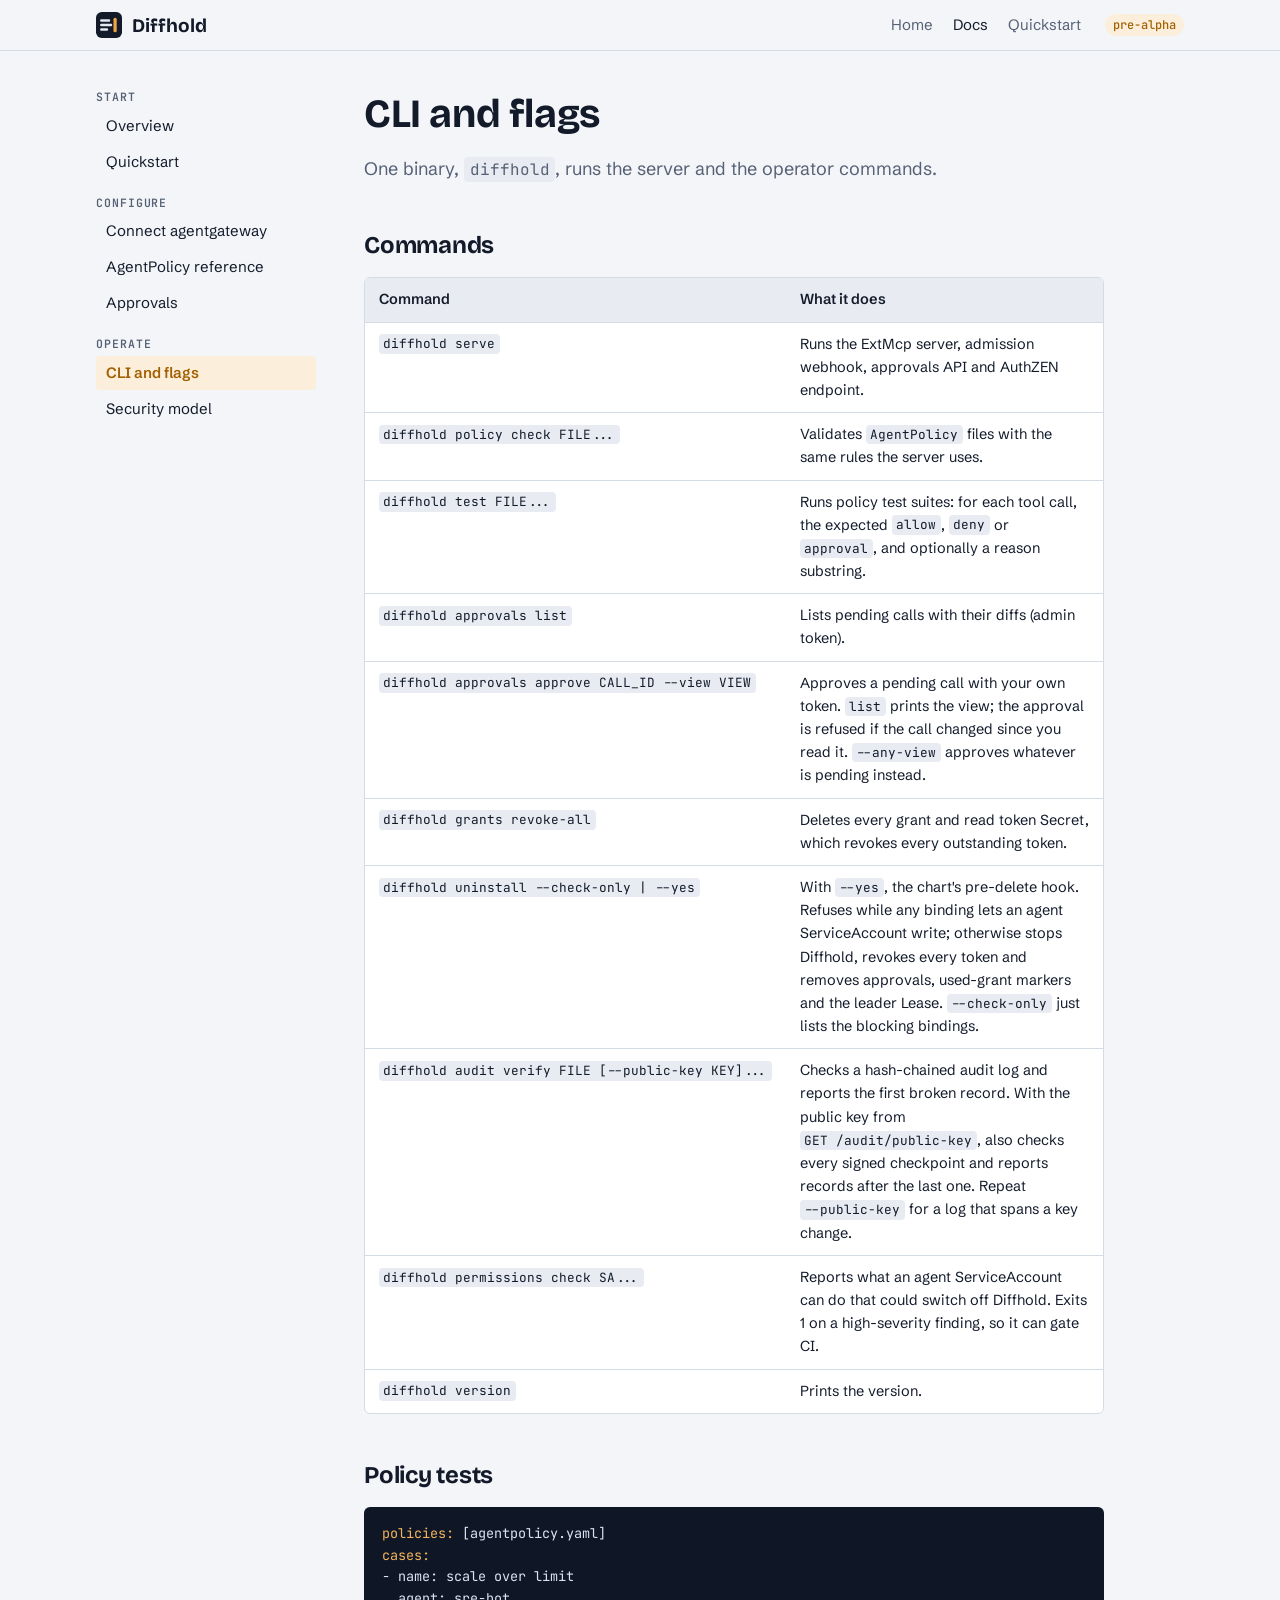
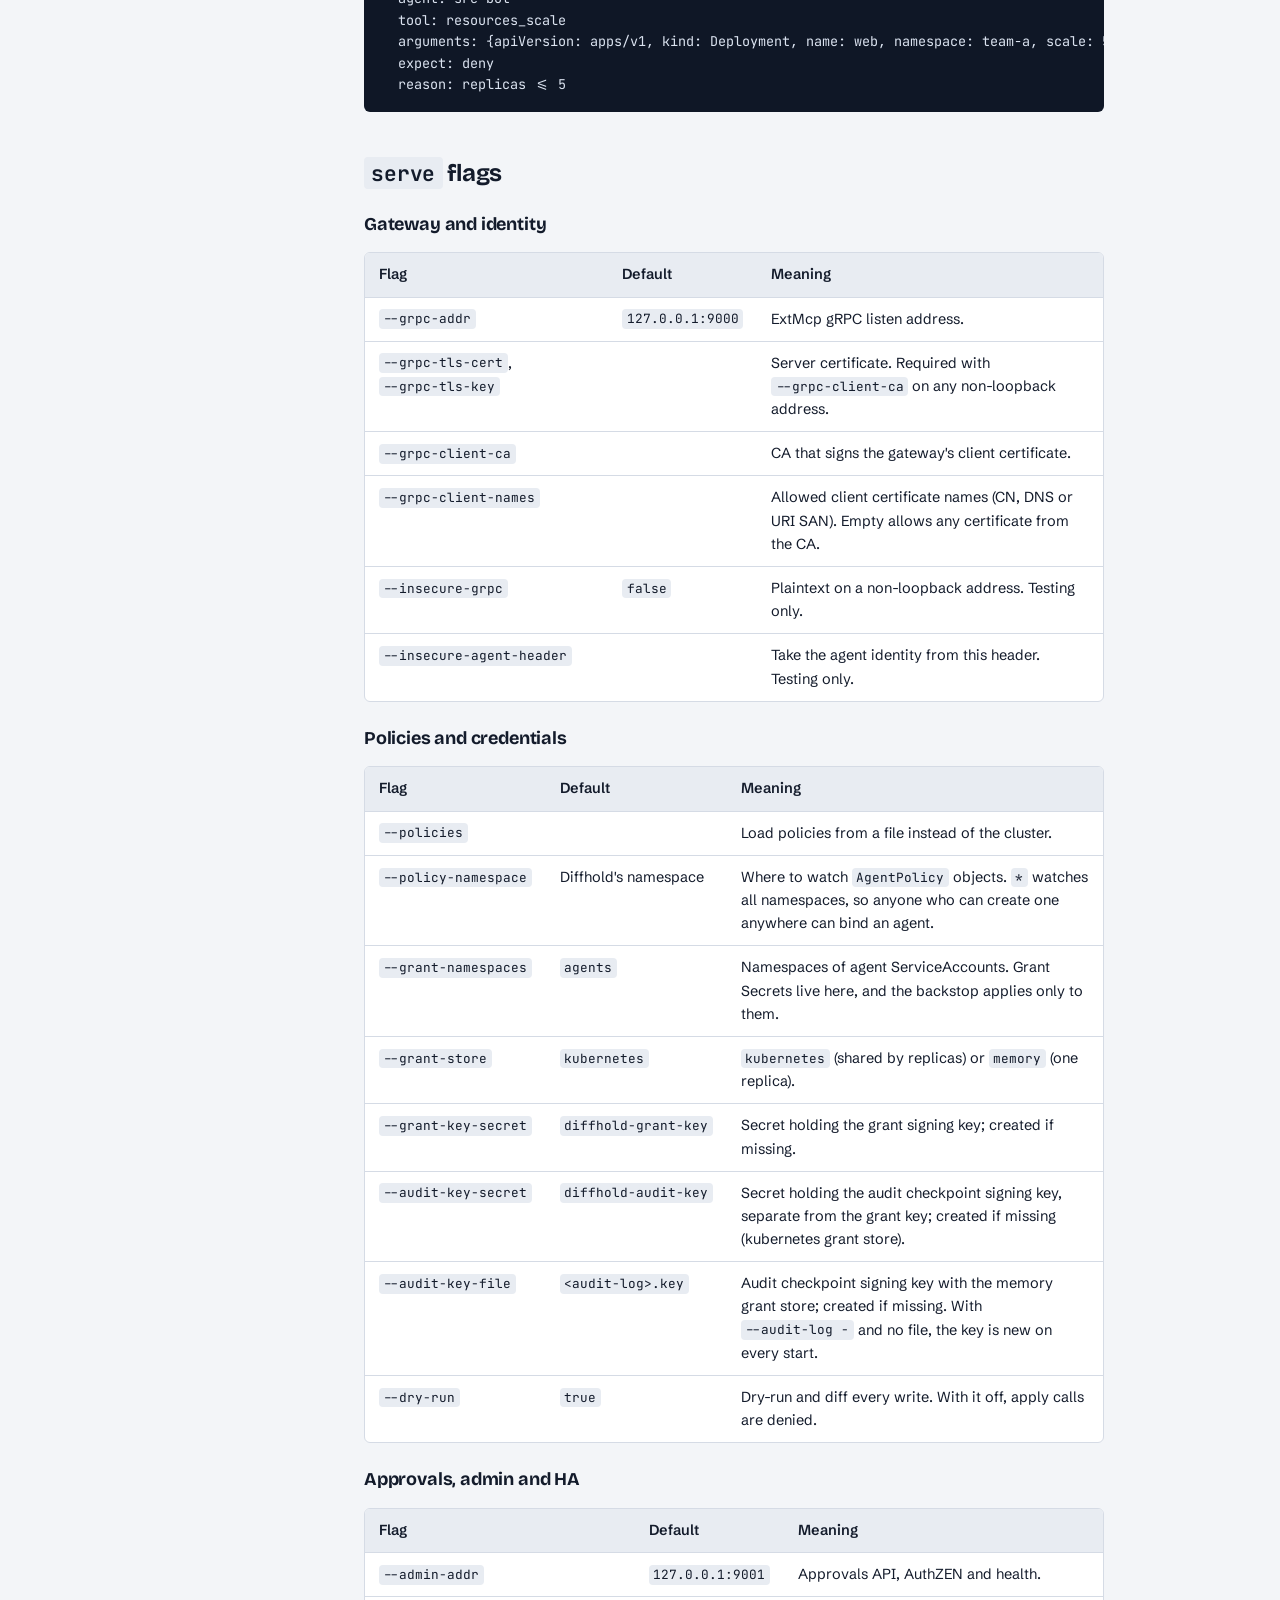
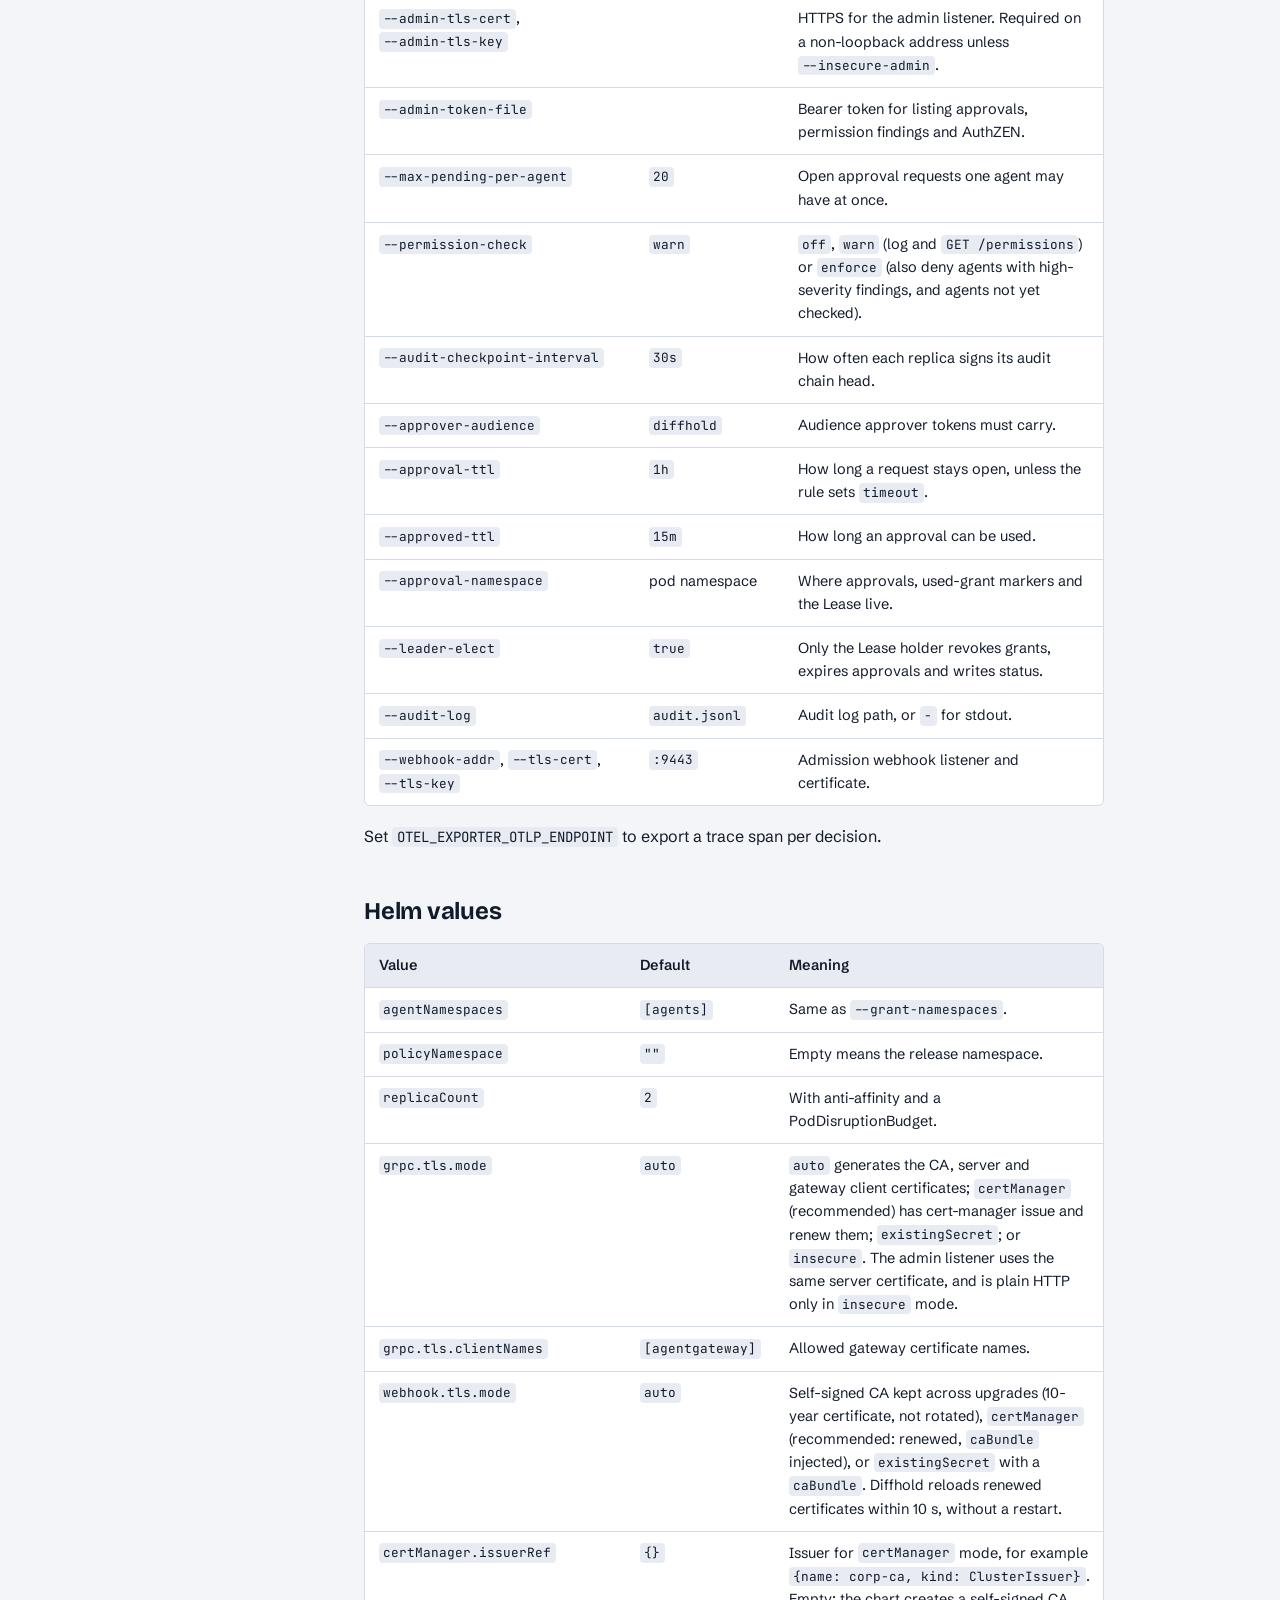
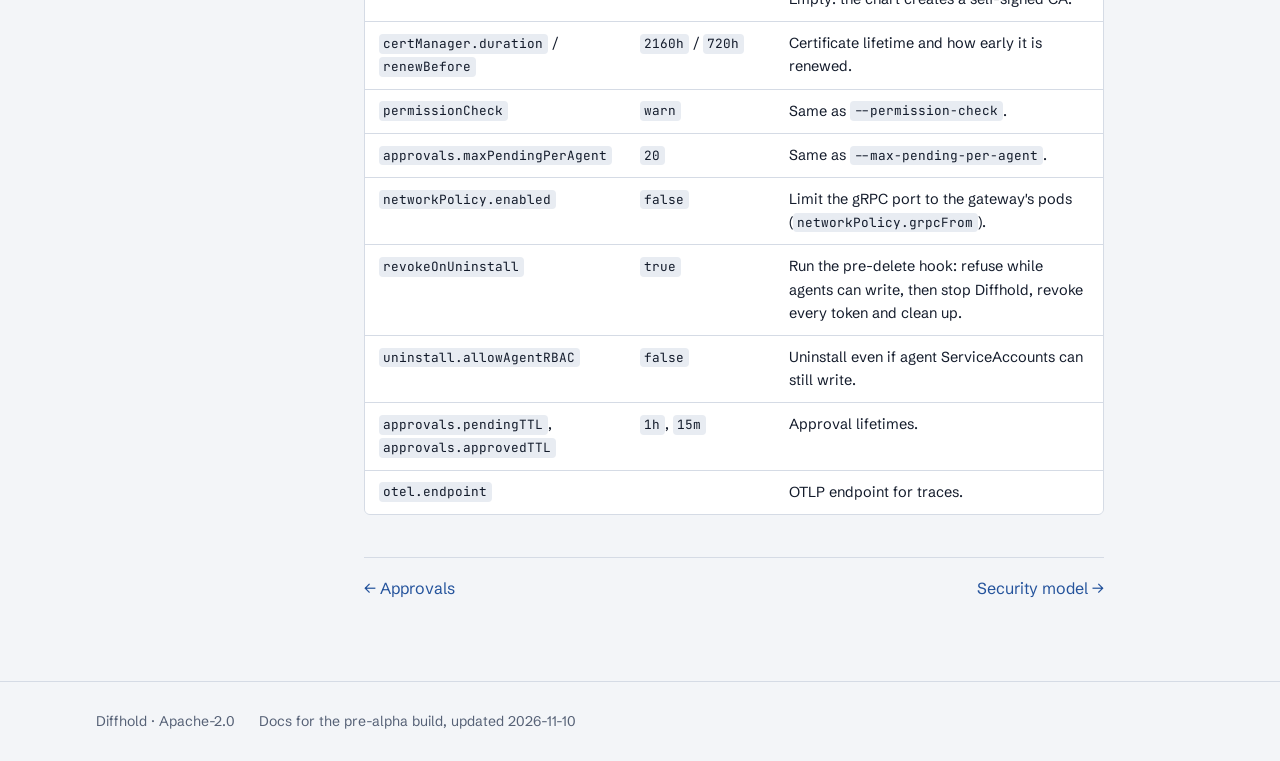
<file: cli.html>
<!doctype html>
<html lang="en">
<head>
<meta charset="utf-8">
<meta name="viewport" content="width=device-width, initial-scale=1, viewport-fit=cover">
<title>CLI and flags · Diffhold docs</title>
<link rel="preconnect" href="https://fonts.googleapis.com">
<link rel="preconnect" href="https://fonts.gstatic.com" crossorigin>
<link rel="stylesheet" href="https://fonts.googleapis.com/css2?family=Bricolage+Grotesque:opsz,wght@12..96,500..800&family=Schibsted+Grotesk:ital,wght@0,400;0,500;0,600;1,400&family=JetBrains+Mono:wght@400;500;600&display=swap">
<link rel="stylesheet" href="site.css">
<meta name="description" content="One binary, diffhold, runs the server and the operator commands.">
<link rel="icon" href="logo.svg" type="image/svg+xml">
<link rel="icon" href="favicon-32.png" sizes="32x32" type="image/png">
<link rel="apple-touch-icon" href="apple-touch-icon.png">
<meta name="theme-color" content="#131b2b">
<meta property="og:type" content="website">
<meta property="og:site_name" content="Diffhold">
<meta property="og:title" content="CLI and flags · Diffhold docs">
<meta property="og:description" content="One binary, diffhold, runs the server and the operator commands.">
<meta property="og:url" content="https://diffhold.dev/cli.html">
<meta property="og:image" content="https://diffhold.dev/og.png">
<meta property="og:image:width" content="1200">
<meta property="og:image:height" content="630">
<meta property="og:image:alt" content="Diffhold: change control for AI agents on Kubernetes">
<meta name="twitter:card" content="summary_large_image">
<meta name="twitter:image" content="https://diffhold.dev/og.png">
</head>
<body>
<header class="topbar">
  <div class="wrap">
    <a class="brand" href="./" aria-label="Diffhold home">
      <svg width="26" height="26" viewBox="0 0 64 64" aria-hidden="true"><rect width="64" height="64" rx="14" fill="#131b2b"/><path d="M13 21h19M13 32h24M13 43h14" stroke="#e4e9f2" stroke-width="6" stroke-linecap="round"/><rect x="43" y="14" width="8" height="36" rx="4" fill="#f0a443"/></svg>
      Diffhold
    </a>
    <nav class="topnav" aria-label="Main">
      <a class="hide-sm" href="./">Home</a>
      <a href="docs.html" aria-current="page">Docs</a>
      <a href="quickstart.html">Quickstart</a>
    </nav>
    <span class="status-pill">pre-alpha</span>
  </div>
</header>
<div class="wrap docs">
<nav class="sidenav" aria-label="Documentation">
<div><h4>Start</h4><ul><li><a href="docs.html">Overview</a></li><li><a href="quickstart.html">Quickstart</a></li></ul></div>
<div><h4>Configure</h4><ul><li><a href="gateway.html">Connect agentgateway</a></li><li><a href="policy.html">AgentPolicy reference</a></li><li><a href="approvals.html">Approvals</a></li></ul></div>
<div><h4>Operate</h4><ul><li><a href="cli.html" aria-current="page">CLI and flags</a></li><li><a href="security.html">Security model</a></li></ul></div>
</nav>
<main class="doc">
<h1>CLI and flags</h1>
<p class="lede">One binary, <code>diffhold</code>, runs the server and the operator commands.</p>

<h2>Commands</h2>
<div class="tbl"><table>
  <tr><th>Command</th><th>What it does</th></tr>
  <tr><td><code>diffhold serve</code></td><td>Runs the ExtMcp server, admission webhook, approvals API and AuthZEN endpoint.</td></tr>
  <tr><td><code>diffhold policy check FILE...</code></td><td>Validates <code>AgentPolicy</code> files with the same rules the server uses.</td></tr>
  <tr><td><code>diffhold test FILE...</code></td><td>Runs policy test suites: for each tool call, the expected <code>allow</code>, <code>deny</code> or <code>approval</code>, and optionally a reason substring.</td></tr>
  <tr><td><code>diffhold approvals list</code></td><td>Lists pending calls with their diffs (admin token).</td></tr>
  <tr><td><code>diffhold approvals approve CALL_ID --view VIEW</code></td><td>Approves a pending call with your own token. <code>list</code> prints the view; the approval is refused if the call changed since you read it. <code>--any-view</code> approves whatever is pending instead.</td></tr>
  <tr><td><code>diffhold grants revoke-all</code></td><td>Deletes every grant and read token Secret, which revokes every outstanding token.</td></tr>
  <tr><td><code>diffhold uninstall --check-only | --yes</code></td><td>With <code>--yes</code>, the chart's pre-delete hook. Refuses while any binding lets an agent ServiceAccount write; otherwise stops Diffhold, revokes every token and removes approvals, used-grant markers and the leader Lease. <code>--check-only</code> just lists the blocking bindings.</td></tr>
  <tr><td><code>diffhold audit verify FILE [--public-key KEY]...</code></td><td>Checks a hash-chained audit log and reports the first broken record. With the public key from <code>GET /audit/public-key</code>, also checks every signed checkpoint and reports records after the last one. Repeat <code>--public-key</code> for a log that spans a key change.</td></tr>
  <tr><td><code>diffhold permissions check SA...</code></td><td>Reports what an agent ServiceAccount can do that could switch off Diffhold. Exits 1 on a high-severity finding, so it can gate CI.</td></tr>
  <tr><td><code>diffhold version</code></td><td>Prints the version.</td></tr>
</table></div>

<h2>Policy tests</h2>
<pre><span class="k">policies:</span> [agentpolicy.yaml]
<span class="k">cases:</span>
- name: scale over limit
  agent: sre-bot
  tool: resources_scale
  arguments: {apiVersion: apps/v1, kind: Deployment, name: web, namespace: team-a, scale: 50}
  expect: deny
  reason: replicas &lt;= 5</pre>

<h2><code>serve</code> flags</h2>
<h3>Gateway and identity</h3>
<div class="tbl"><table>
  <tr><th>Flag</th><th>Default</th><th>Meaning</th></tr>
  <tr><td><code>--grpc-addr</code></td><td><code>127.0.0.1:9000</code></td><td>ExtMcp gRPC listen address.</td></tr>
  <tr><td><code>--grpc-tls-cert</code>, <code>--grpc-tls-key</code></td><td></td><td>Server certificate. Required with <code>--grpc-client-ca</code> on any non-loopback address.</td></tr>
  <tr><td><code>--grpc-client-ca</code></td><td></td><td>CA that signs the gateway's client certificate.</td></tr>
  <tr><td><code>--grpc-client-names</code></td><td></td><td>Allowed client certificate names (CN, DNS or URI SAN). Empty allows any certificate from the CA.</td></tr>
  <tr><td><code>--insecure-grpc</code></td><td><code>false</code></td><td>Plaintext on a non-loopback address. Testing only.</td></tr>
  <tr><td><code>--insecure-agent-header</code></td><td></td><td>Take the agent identity from this header. Testing only.</td></tr>
</table></div>
<h3>Policies and credentials</h3>
<div class="tbl"><table>
  <tr><th>Flag</th><th>Default</th><th>Meaning</th></tr>
  <tr><td><code>--policies</code></td><td></td><td>Load policies from a file instead of the cluster.</td></tr>
  <tr><td><code>--policy-namespace</code></td><td>Diffhold's namespace</td><td>Where to watch <code>AgentPolicy</code> objects. <code>*</code> watches all namespaces, so anyone who can create one anywhere can bind an agent.</td></tr>
  <tr><td><code>--grant-namespaces</code></td><td><code>agents</code></td><td>Namespaces of agent ServiceAccounts. Grant Secrets live here, and the backstop applies only to them.</td></tr>
  <tr><td><code>--grant-store</code></td><td><code>kubernetes</code></td><td><code>kubernetes</code> (shared by replicas) or <code>memory</code> (one replica).</td></tr>
  <tr><td><code>--grant-key-secret</code></td><td><code>diffhold-grant-key</code></td><td>Secret holding the grant signing key; created if missing.</td></tr>
  <tr><td><code>--audit-key-secret</code></td><td><code>diffhold-audit-key</code></td><td>Secret holding the audit checkpoint signing key, separate from the grant key; created if missing (kubernetes grant store).</td></tr>
  <tr><td><code>--audit-key-file</code></td><td><code>&lt;audit-log&gt;.key</code></td><td>Audit checkpoint signing key with the memory grant store; created if missing. With <code>--audit-log -</code> and no file, the key is new on every start.</td></tr>
  <tr><td><code>--dry-run</code></td><td><code>true</code></td><td>Dry-run and diff every write. With it off, apply calls are denied.</td></tr>
</table></div>
<h3>Approvals, admin and HA</h3>
<div class="tbl"><table>
  <tr><th>Flag</th><th>Default</th><th>Meaning</th></tr>
  <tr><td><code>--admin-addr</code></td><td><code>127.0.0.1:9001</code></td><td>Approvals API, AuthZEN and health.</td></tr>
  <tr><td><code>--admin-tls-cert</code>, <code>--admin-tls-key</code></td><td></td><td>HTTPS for the admin listener. Required on a non-loopback address unless <code>--insecure-admin</code>.</td></tr>
  <tr><td><code>--admin-token-file</code></td><td></td><td>Bearer token for listing approvals, permission findings and AuthZEN.</td></tr>
  <tr><td><code>--max-pending-per-agent</code></td><td><code>20</code></td><td>Open approval requests one agent may have at once.</td></tr>
  <tr><td><code>--permission-check</code></td><td><code>warn</code></td><td><code>off</code>, <code>warn</code> (log and <code>GET /permissions</code>) or <code>enforce</code> (also deny agents with high-severity findings, and agents not yet checked).</td></tr>
  <tr><td><code>--audit-checkpoint-interval</code></td><td><code>30s</code></td><td>How often each replica signs its audit chain head.</td></tr>
  <tr><td><code>--approver-audience</code></td><td><code>diffhold</code></td><td>Audience approver tokens must carry.</td></tr>
  <tr><td><code>--approval-ttl</code></td><td><code>1h</code></td><td>How long a request stays open, unless the rule sets <code>timeout</code>.</td></tr>
  <tr><td><code>--approved-ttl</code></td><td><code>15m</code></td><td>How long an approval can be used.</td></tr>
  <tr><td><code>--approval-namespace</code></td><td>pod namespace</td><td>Where approvals, used-grant markers and the Lease live.</td></tr>
  <tr><td><code>--leader-elect</code></td><td><code>true</code></td><td>Only the Lease holder revokes grants, expires approvals and writes status.</td></tr>
  <tr><td><code>--audit-log</code></td><td><code>audit.jsonl</code></td><td>Audit log path, or <code>-</code> for stdout.</td></tr>
  <tr><td><code>--webhook-addr</code>, <code>--tls-cert</code>, <code>--tls-key</code></td><td><code>:9443</code></td><td>Admission webhook listener and certificate.</td></tr>
</table></div>
<p>Set <code>OTEL_EXPORTER_OTLP_ENDPOINT</code> to export a trace span per decision.</p>

<h2>Helm values</h2>
<div class="tbl"><table>
  <tr><th>Value</th><th>Default</th><th>Meaning</th></tr>
  <tr><td><code>agentNamespaces</code></td><td><code>[agents]</code></td><td>Same as <code>--grant-namespaces</code>.</td></tr>
  <tr><td><code>policyNamespace</code></td><td><code>""</code></td><td>Empty means the release namespace.</td></tr>
  <tr><td><code>replicaCount</code></td><td><code>2</code></td><td>With anti-affinity and a PodDisruptionBudget.</td></tr>
  <tr><td><code>grpc.tls.mode</code></td><td><code>auto</code></td><td><code>auto</code> generates the CA, server and gateway client certificates; <code>certManager</code> (recommended) has cert-manager issue and renew them; <code>existingSecret</code>; or <code>insecure</code>. The admin listener uses the same server certificate, and is plain HTTP only in <code>insecure</code> mode.</td></tr>
  <tr><td><code>grpc.tls.clientNames</code></td><td><code>[agentgateway]</code></td><td>Allowed gateway certificate names.</td></tr>
  <tr><td><code>webhook.tls.mode</code></td><td><code>auto</code></td><td>Self-signed CA kept across upgrades (10-year certificate, not rotated), <code>certManager</code> (recommended: renewed, <code>caBundle</code> injected), or <code>existingSecret</code> with a <code>caBundle</code>. Diffhold reloads renewed certificates within 10 s, without a restart.</td></tr>
  <tr><td><code>certManager.issuerRef</code></td><td><code>{}</code></td><td>Issuer for <code>certManager</code> mode, for example <code>{name: corp-ca, kind: ClusterIssuer}</code>. Empty: the chart creates a self-signed CA.</td></tr>
  <tr><td><code>certManager.duration</code> / <code>renewBefore</code></td><td><code>2160h</code> / <code>720h</code></td><td>Certificate lifetime and how early it is renewed.</td></tr>
  <tr><td><code>permissionCheck</code></td><td><code>warn</code></td><td>Same as <code>--permission-check</code>.</td></tr>
  <tr><td><code>approvals.maxPendingPerAgent</code></td><td><code>20</code></td><td>Same as <code>--max-pending-per-agent</code>.</td></tr>
  <tr><td><code>networkPolicy.enabled</code></td><td><code>false</code></td><td>Limit the gRPC port to the gateway's pods (<code>networkPolicy.grpcFrom</code>).</td></tr>
  <tr><td><code>revokeOnUninstall</code></td><td><code>true</code></td><td>Run the pre-delete hook: refuse while agents can write, then stop Diffhold, revoke every token and clean up.</td></tr>
  <tr><td><code>uninstall.allowAgentRBAC</code></td><td><code>false</code></td><td>Uninstall even if agent ServiceAccounts can still write.</td></tr>
  <tr><td><code>approvals.pendingTTL</code>, <code>approvals.approvedTTL</code></td><td><code>1h</code>, <code>15m</code></td><td>Approval lifetimes.</td></tr>
  <tr><td><code>otel.endpoint</code></td><td></td><td>OTLP endpoint for traces.</td></tr>
</table></div>
<div class="pager"><a href="approvals.html">← Approvals</a><a href="security.html">Security model →</a></div>
</main>
</div>
<footer class="foot"><div class="wrap"><span>Diffhold · Apache-2.0</span><span>Docs for the pre-alpha build, updated 2026-11-10</span></div></footer>
</body>
</html>
</file>
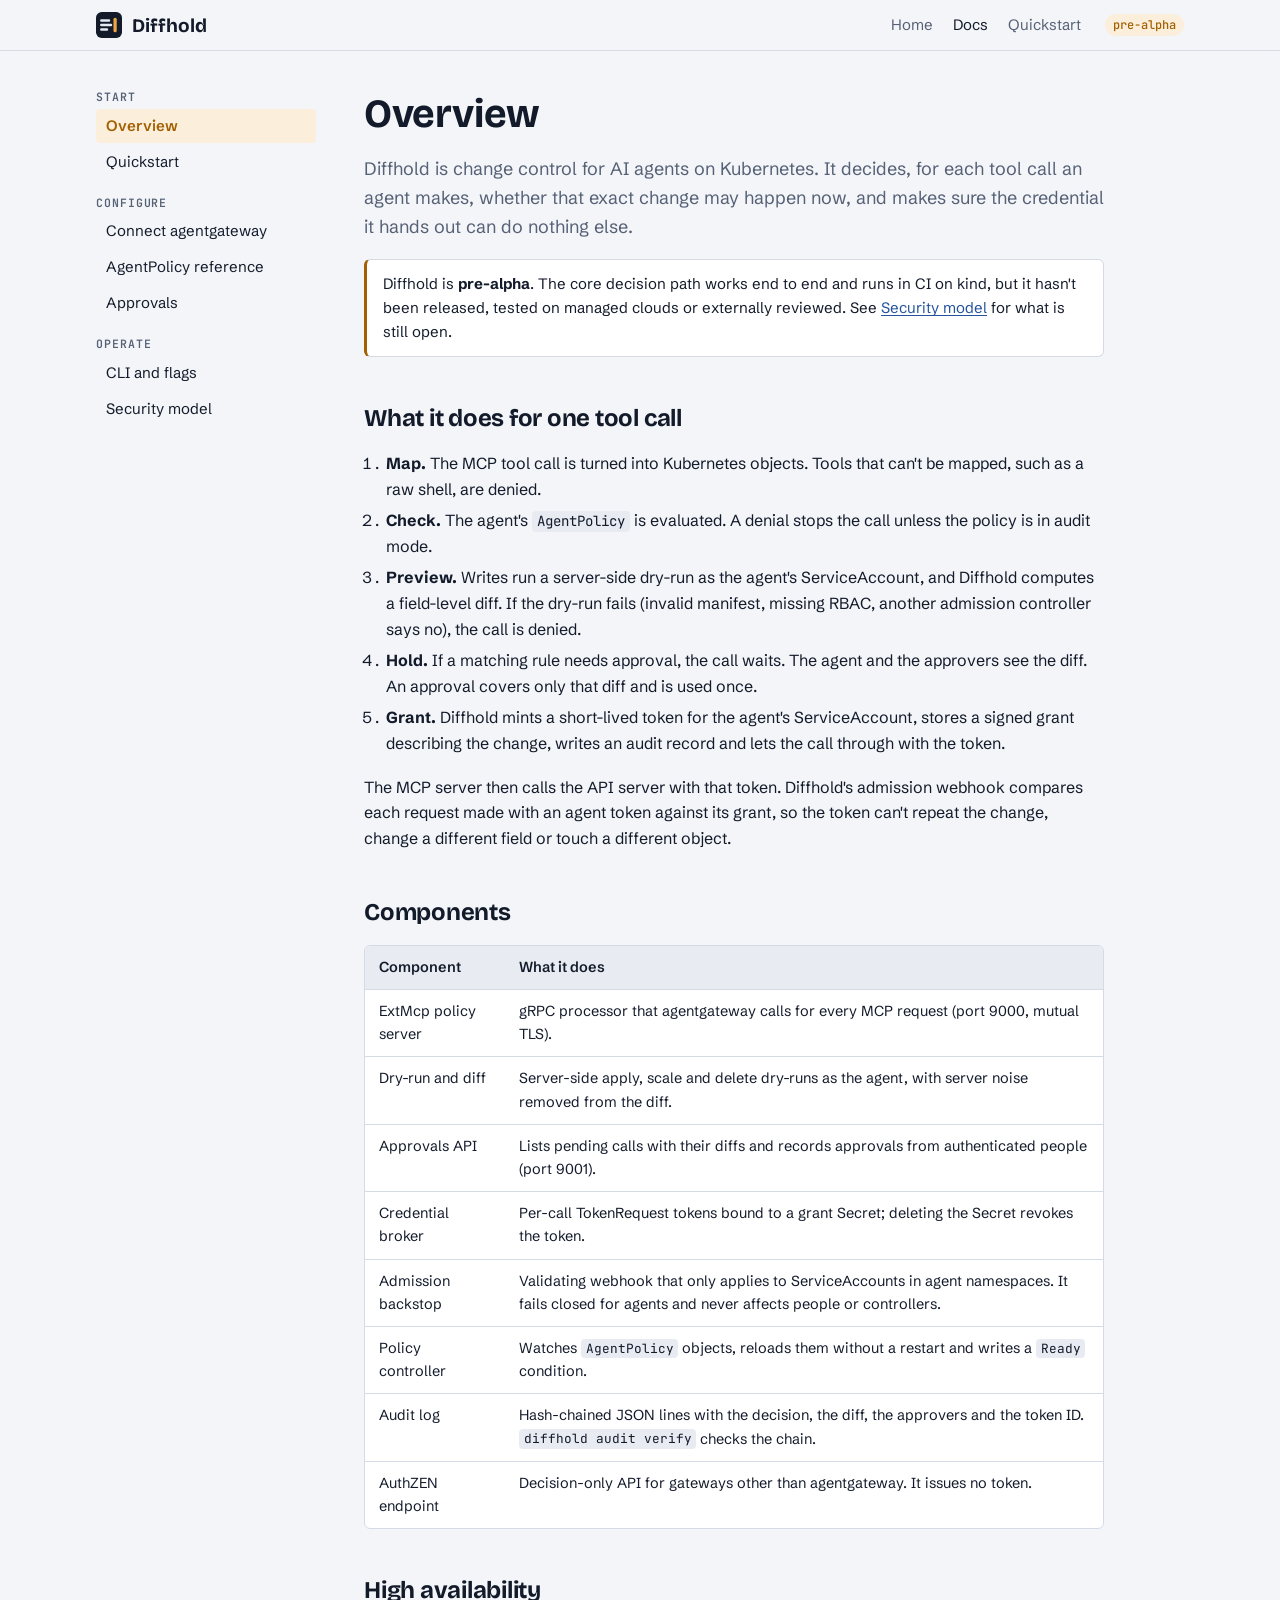
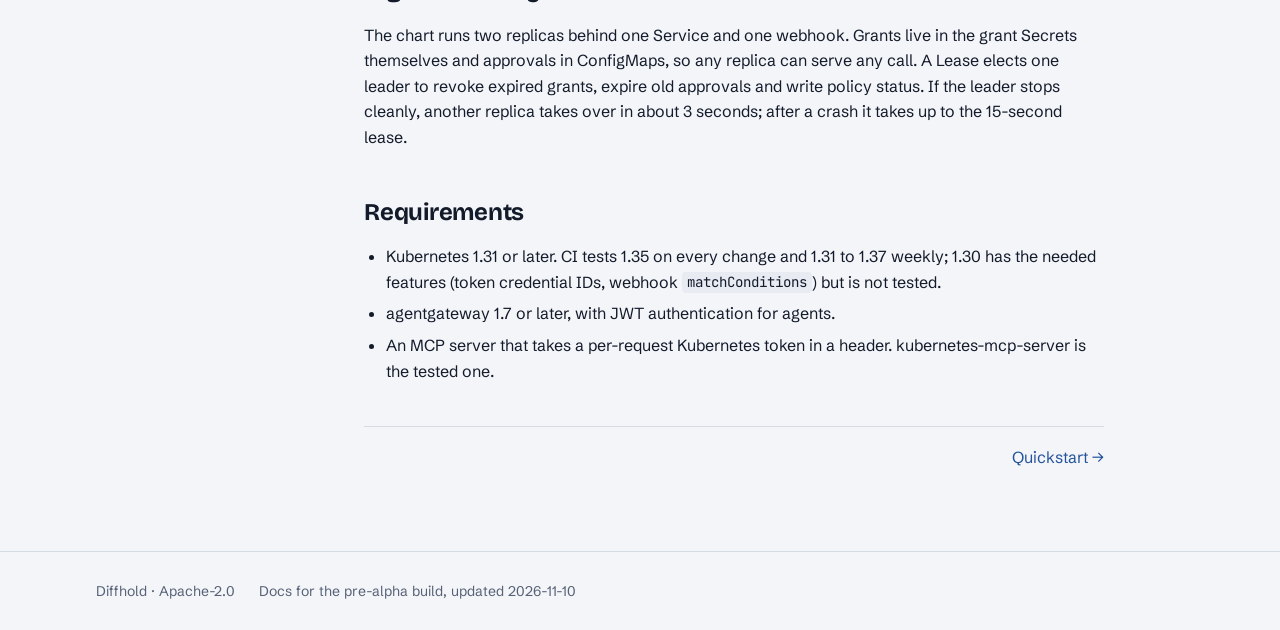
<file: docs.html>
<!doctype html>
<html lang="en">
<head>
<meta charset="utf-8">
<meta name="viewport" content="width=device-width, initial-scale=1, viewport-fit=cover">
<title>Overview · Diffhold docs</title>
<link rel="preconnect" href="https://fonts.googleapis.com">
<link rel="preconnect" href="https://fonts.gstatic.com" crossorigin>
<link rel="stylesheet" href="https://fonts.googleapis.com/css2?family=Bricolage+Grotesque:opsz,wght@12..96,500..800&family=Schibsted+Grotesk:ital,wght@0,400;0,500;0,600;1,400&family=JetBrains+Mono:wght@400;500;600&display=swap">
<link rel="stylesheet" href="site.css">
<meta name="description" content="Diffhold is change control for AI agents on Kubernetes.">
<link rel="icon" href="logo.svg" type="image/svg+xml">
<link rel="icon" href="favicon-32.png" sizes="32x32" type="image/png">
<link rel="apple-touch-icon" href="apple-touch-icon.png">
<meta name="theme-color" content="#131b2b">
<meta property="og:type" content="website">
<meta property="og:site_name" content="Diffhold">
<meta property="og:title" content="Overview · Diffhold docs">
<meta property="og:description" content="Diffhold is change control for AI agents on Kubernetes.">
<meta property="og:url" content="https://diffhold.dev/docs.html">
<meta property="og:image" content="https://diffhold.dev/og.png">
<meta property="og:image:width" content="1200">
<meta property="og:image:height" content="630">
<meta property="og:image:alt" content="Diffhold: change control for AI agents on Kubernetes">
<meta name="twitter:card" content="summary_large_image">
<meta name="twitter:image" content="https://diffhold.dev/og.png">
</head>
<body>
<header class="topbar">
  <div class="wrap">
    <a class="brand" href="./" aria-label="Diffhold home">
      <svg width="26" height="26" viewBox="0 0 64 64" aria-hidden="true"><rect width="64" height="64" rx="14" fill="#131b2b"/><path d="M13 21h19M13 32h24M13 43h14" stroke="#e4e9f2" stroke-width="6" stroke-linecap="round"/><rect x="43" y="14" width="8" height="36" rx="4" fill="#f0a443"/></svg>
      Diffhold
    </a>
    <nav class="topnav" aria-label="Main">
      <a class="hide-sm" href="./">Home</a>
      <a href="docs.html" aria-current="page">Docs</a>
      <a href="quickstart.html">Quickstart</a>
    </nav>
    <span class="status-pill">pre-alpha</span>
  </div>
</header>
<div class="wrap docs">
<nav class="sidenav" aria-label="Documentation">
<div><h4>Start</h4><ul><li><a href="docs.html" aria-current="page">Overview</a></li><li><a href="quickstart.html">Quickstart</a></li></ul></div>
<div><h4>Configure</h4><ul><li><a href="gateway.html">Connect agentgateway</a></li><li><a href="policy.html">AgentPolicy reference</a></li><li><a href="approvals.html">Approvals</a></li></ul></div>
<div><h4>Operate</h4><ul><li><a href="cli.html">CLI and flags</a></li><li><a href="security.html">Security model</a></li></ul></div>
</nav>
<main class="doc">
<h1>Overview</h1>
<p class="lede">Diffhold is change control for AI agents on Kubernetes. It decides, for each tool call an agent makes, whether that exact change may happen now, and makes sure the credential it hands out can do nothing else.</p>

<div class="note">Diffhold is <b>pre-alpha</b>. The core decision path works end to end and runs in CI on kind, but it hasn't been released, tested on managed clouds or externally reviewed. See <a href="security.html">Security model</a> for what is still open.</div>

<h2>What it does for one tool call</h2>
<ol>
  <li><b>Map.</b> The MCP tool call is turned into Kubernetes objects. Tools that can't be mapped, such as a raw shell, are denied.</li>
  <li><b>Check.</b> The agent's <code>AgentPolicy</code> is evaluated. A denial stops the call unless the policy is in audit mode.</li>
  <li><b>Preview.</b> Writes run a server-side dry-run as the agent's ServiceAccount, and Diffhold computes a field-level diff. If the dry-run fails (invalid manifest, missing RBAC, another admission controller says no), the call is denied.</li>
  <li><b>Hold.</b> If a matching rule needs approval, the call waits. The agent and the approvers see the diff. An approval covers only that diff and is used once.</li>
  <li><b>Grant.</b> Diffhold mints a short-lived token for the agent's ServiceAccount, stores a signed grant describing the change, writes an audit record and lets the call through with the token.</li>
</ol>
<p>The MCP server then calls the API server with that token. Diffhold's admission webhook compares each request made with an agent token against its grant, so the token can't repeat the change, change a different field or touch a different object.</p>

<h2>Components</h2>
<div class="tbl"><table>
  <tr><th>Component</th><th>What it does</th></tr>
  <tr><td>ExtMcp policy server</td><td>gRPC processor that agentgateway calls for every MCP request (port 9000, mutual TLS).</td></tr>
  <tr><td>Dry-run and diff</td><td>Server-side apply, scale and delete dry-runs as the agent, with server noise removed from the diff.</td></tr>
  <tr><td>Approvals API</td><td>Lists pending calls with their diffs and records approvals from authenticated people (port 9001).</td></tr>
  <tr><td>Credential broker</td><td>Per-call TokenRequest tokens bound to a grant Secret; deleting the Secret revokes the token.</td></tr>
  <tr><td>Admission backstop</td><td>Validating webhook that only applies to ServiceAccounts in agent namespaces. It fails closed for agents and never affects people or controllers.</td></tr>
  <tr><td>Policy controller</td><td>Watches <code>AgentPolicy</code> objects, reloads them without a restart and writes a <code>Ready</code> condition.</td></tr>
  <tr><td>Audit log</td><td>Hash-chained JSON lines with the decision, the diff, the approvers and the token ID. <code>diffhold audit verify</code> checks the chain.</td></tr>
  <tr><td>AuthZEN endpoint</td><td>Decision-only API for gateways other than agentgateway. It issues no token.</td></tr>
</table></div>

<h2>High availability</h2>
<p>The chart runs two replicas behind one Service and one webhook. Grants live in the grant Secrets themselves and approvals in ConfigMaps, so any replica can serve any call. A Lease elects one leader to revoke expired grants, expire old approvals and write policy status. If the leader stops cleanly, another replica takes over in about 3 seconds; after a crash it takes up to the 15-second lease.</p>

<h2>Requirements</h2>
<ul>
  <li>Kubernetes 1.31 or later. CI tests 1.35 on every change and 1.31 to 1.37 weekly; 1.30 has the needed features (token credential IDs, webhook <code>matchConditions</code>) but is not tested.</li>
  <li>agentgateway 1.7 or later, with JWT authentication for agents.</li>
  <li>An MCP server that takes a per-request Kubernetes token in a header. kubernetes-mcp-server is the tested one.</li>
</ul>
<div class="pager"><span></span><a href="quickstart.html">Quickstart →</a></div>
</main>
</div>
<footer class="foot"><div class="wrap"><span>Diffhold · Apache-2.0</span><span>Docs for the pre-alpha build, updated 2026-11-10</span></div></footer>
</body>
</html>
</file>
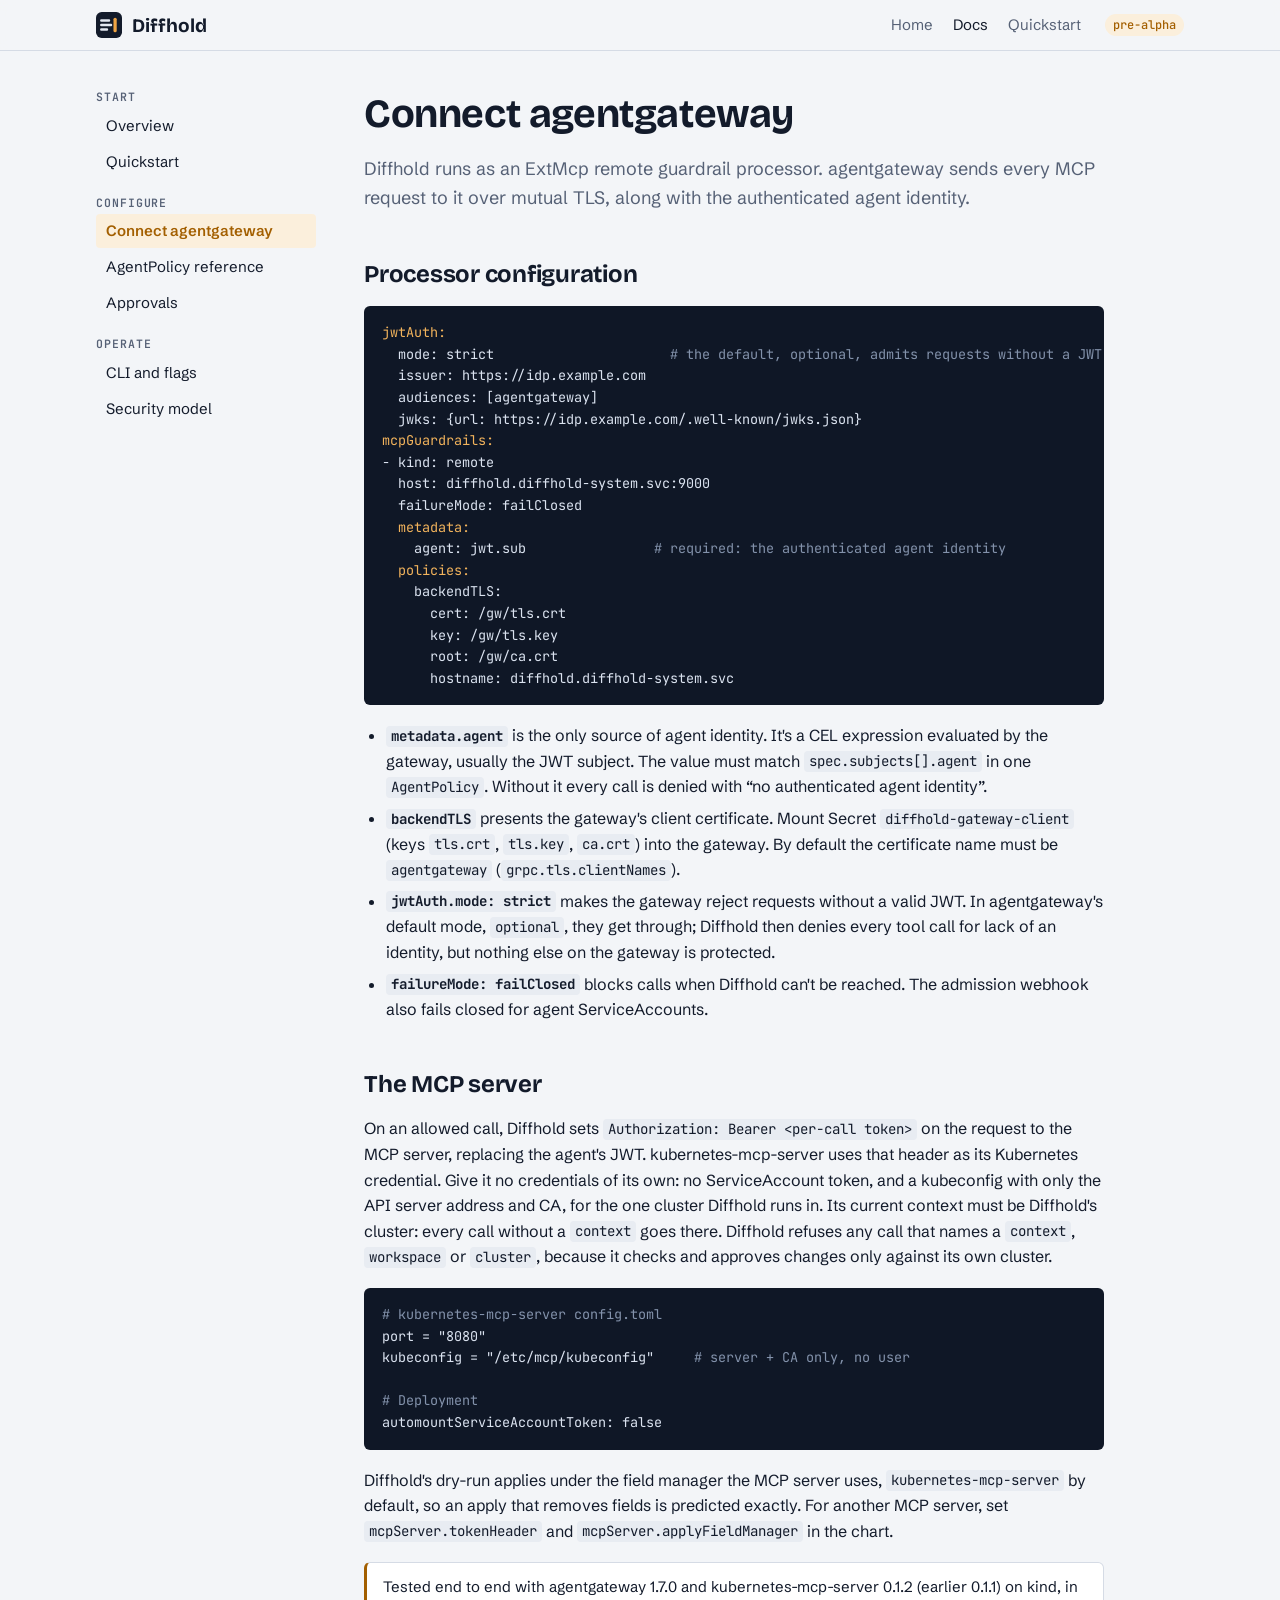
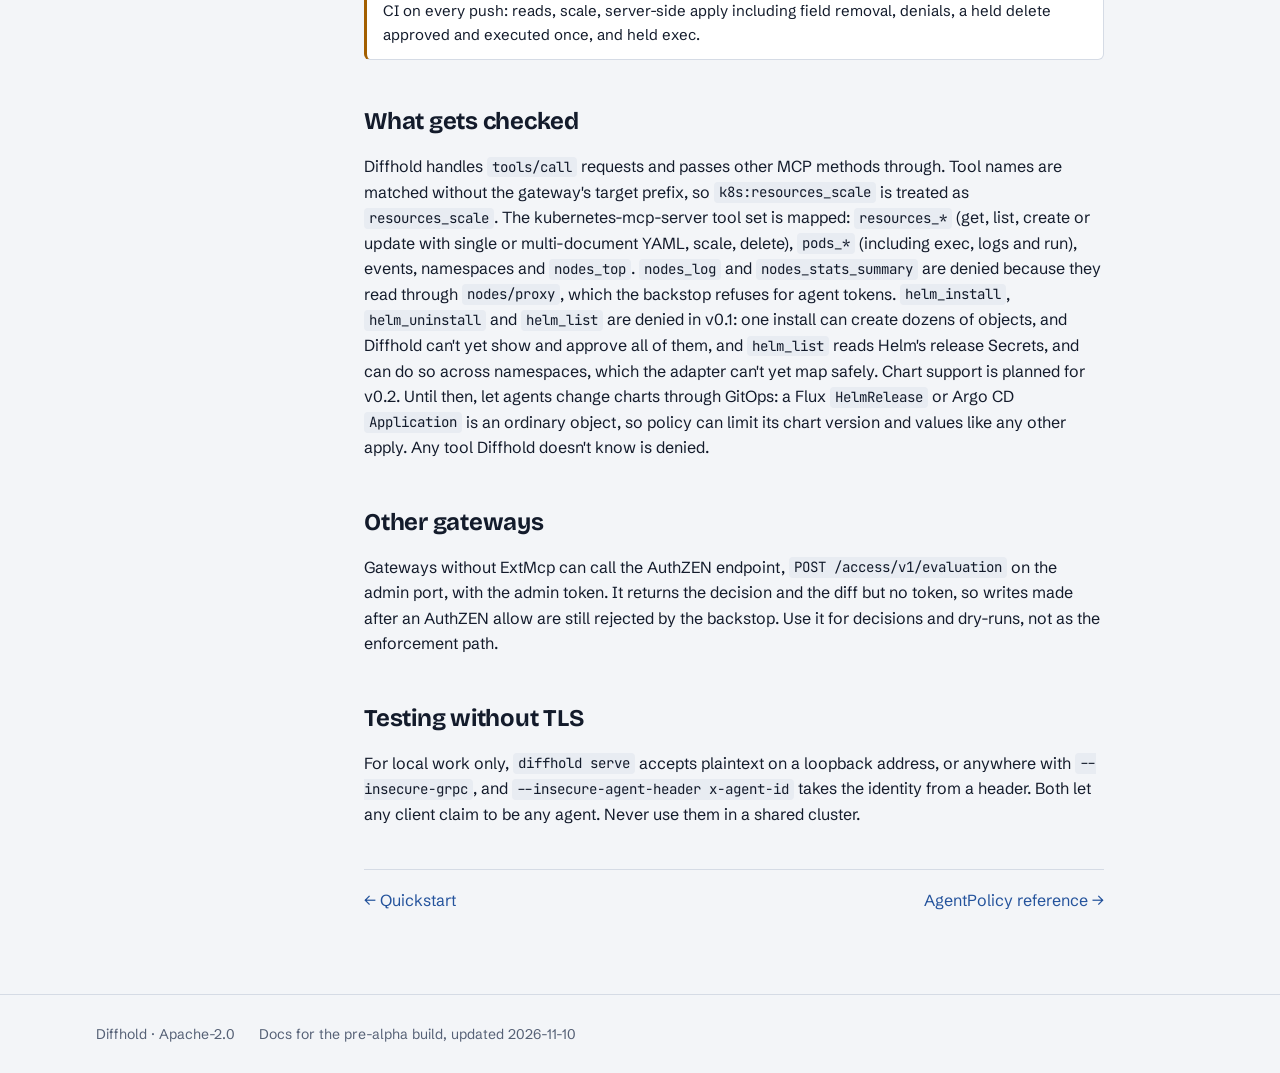
<file: gateway.html>
<!doctype html>
<html lang="en">
<head>
<meta charset="utf-8">
<meta name="viewport" content="width=device-width, initial-scale=1, viewport-fit=cover">
<title>Connect agentgateway · Diffhold docs</title>
<link rel="preconnect" href="https://fonts.googleapis.com">
<link rel="preconnect" href="https://fonts.gstatic.com" crossorigin>
<link rel="stylesheet" href="https://fonts.googleapis.com/css2?family=Bricolage+Grotesque:opsz,wght@12..96,500..800&family=Schibsted+Grotesk:ital,wght@0,400;0,500;0,600;1,400&family=JetBrains+Mono:wght@400;500;600&display=swap">
<link rel="stylesheet" href="site.css">
<meta name="description" content="Diffhold runs as an ExtMcp remote guardrail processor.">
<link rel="icon" href="logo.svg" type="image/svg+xml">
<link rel="icon" href="favicon-32.png" sizes="32x32" type="image/png">
<link rel="apple-touch-icon" href="apple-touch-icon.png">
<meta name="theme-color" content="#131b2b">
<meta property="og:type" content="website">
<meta property="og:site_name" content="Diffhold">
<meta property="og:title" content="Connect agentgateway · Diffhold docs">
<meta property="og:description" content="Diffhold runs as an ExtMcp remote guardrail processor.">
<meta property="og:url" content="https://diffhold.dev/gateway.html">
<meta property="og:image" content="https://diffhold.dev/og.png">
<meta property="og:image:width" content="1200">
<meta property="og:image:height" content="630">
<meta property="og:image:alt" content="Diffhold: change control for AI agents on Kubernetes">
<meta name="twitter:card" content="summary_large_image">
<meta name="twitter:image" content="https://diffhold.dev/og.png">
</head>
<body>
<header class="topbar">
  <div class="wrap">
    <a class="brand" href="./" aria-label="Diffhold home">
      <svg width="26" height="26" viewBox="0 0 64 64" aria-hidden="true"><rect width="64" height="64" rx="14" fill="#131b2b"/><path d="M13 21h19M13 32h24M13 43h14" stroke="#e4e9f2" stroke-width="6" stroke-linecap="round"/><rect x="43" y="14" width="8" height="36" rx="4" fill="#f0a443"/></svg>
      Diffhold
    </a>
    <nav class="topnav" aria-label="Main">
      <a class="hide-sm" href="./">Home</a>
      <a href="docs.html" aria-current="page">Docs</a>
      <a href="quickstart.html">Quickstart</a>
    </nav>
    <span class="status-pill">pre-alpha</span>
  </div>
</header>
<div class="wrap docs">
<nav class="sidenav" aria-label="Documentation">
<div><h4>Start</h4><ul><li><a href="docs.html">Overview</a></li><li><a href="quickstart.html">Quickstart</a></li></ul></div>
<div><h4>Configure</h4><ul><li><a href="gateway.html" aria-current="page">Connect agentgateway</a></li><li><a href="policy.html">AgentPolicy reference</a></li><li><a href="approvals.html">Approvals</a></li></ul></div>
<div><h4>Operate</h4><ul><li><a href="cli.html">CLI and flags</a></li><li><a href="security.html">Security model</a></li></ul></div>
</nav>
<main class="doc">
<h1>Connect agentgateway</h1>
<p class="lede">Diffhold runs as an ExtMcp remote guardrail processor. agentgateway sends every MCP request to it over mutual TLS, along with the authenticated agent identity.</p>

<h2>Processor configuration</h2>
<pre><span class="k">jwtAuth:</span>
  mode: strict                      <span class="c"># the default, optional, admits requests without a JWT</span>
  issuer: https://idp.example.com
  audiences: [agentgateway]
  jwks: {url: https://idp.example.com/.well-known/jwks.json}
<span class="k">mcpGuardrails:</span>
- kind: remote
  host: diffhold.diffhold-system.svc:9000
  failureMode: failClosed
  <span class="k">metadata:</span>
    agent: jwt.sub                <span class="c"># required: the authenticated agent identity</span>
  <span class="k">policies:</span>
    backendTLS:
      cert: /gw/tls.crt
      key: /gw/tls.key
      root: /gw/ca.crt
      hostname: diffhold.diffhold-system.svc</pre>
<ul>
  <li><b><code>metadata.agent</code></b> is the only source of agent identity. It's a CEL expression evaluated by the gateway, usually the JWT subject. The value must match <code>spec.subjects[].agent</code> in one <code>AgentPolicy</code>. Without it every call is denied with &ldquo;no authenticated agent identity&rdquo;.</li>
  <li><b><code>backendTLS</code></b> presents the gateway's client certificate. Mount Secret <code>diffhold-gateway-client</code> (keys <code>tls.crt</code>, <code>tls.key</code>, <code>ca.crt</code>) into the gateway. By default the certificate name must be <code>agentgateway</code> (<code>grpc.tls.clientNames</code>).</li>
  <li><b><code>jwtAuth.mode: strict</code></b> makes the gateway reject requests without a valid JWT. In agentgateway's default mode, <code>optional</code>, they get through; Diffhold then denies every tool call for lack of an identity, but nothing else on the gateway is protected.</li>
  <li><b><code>failureMode: failClosed</code></b> blocks calls when Diffhold can't be reached. The admission webhook also fails closed for agent ServiceAccounts.</li>
</ul>

<h2>The MCP server</h2>
<p>On an allowed call, Diffhold sets <code>Authorization: Bearer &lt;per-call token&gt;</code> on the request to the MCP server, replacing the agent's JWT. kubernetes-mcp-server uses that header as its Kubernetes credential. Give it no credentials of its own: no ServiceAccount token, and a kubeconfig with only the API server address and CA, for the one cluster Diffhold runs in. Its current context must be Diffhold's cluster: every call without a <code>context</code> goes there. Diffhold refuses any call that names a <code>context</code>, <code>workspace</code> or <code>cluster</code>, because it checks and approves changes only against its own cluster.</p>
<pre><span class="c"># kubernetes-mcp-server config.toml</span>
port = "8080"
kubeconfig = "/etc/mcp/kubeconfig"     <span class="c"># server + CA only, no user</span>

<span class="c"># Deployment</span>
automountServiceAccountToken: false</pre>
<p>Diffhold's dry-run applies under the field manager the MCP server uses, <code>kubernetes-mcp-server</code> by default, so an apply that removes fields is predicted exactly. For another MCP server, set <code>mcpServer.tokenHeader</code> and <code>mcpServer.applyFieldManager</code> in the chart.</p>
<div class="note">Tested end to end with agentgateway 1.7.0 and kubernetes-mcp-server 0.1.2 (earlier 0.1.1) on kind, in CI on every push: reads, scale, server-side apply including field removal, denials, a held delete approved and executed once, and held exec.</div>

<h2>What gets checked</h2>
<p>Diffhold handles <code>tools/call</code> requests and passes other MCP methods through. Tool names are matched without the gateway's target prefix, so <code>k8s:resources_scale</code> is treated as <code>resources_scale</code>. The kubernetes-mcp-server tool set is mapped: <code>resources_*</code> (get, list, create or update with single or multi-document YAML, scale, delete), <code>pods_*</code> (including exec, logs and run), events, namespaces and <code>nodes_top</code>. <code>nodes_log</code> and <code>nodes_stats_summary</code> are denied because they read through <code>nodes/proxy</code>, which the backstop refuses for agent tokens. <code>helm_install</code>, <code>helm_uninstall</code> and <code>helm_list</code> are denied in v0.1: one install can create dozens of objects, and Diffhold can't yet show and approve all of them, and <code>helm_list</code> reads Helm's release Secrets, and can do so across namespaces, which the adapter can't yet map safely. Chart support is planned for v0.2. Until then, let agents change charts through GitOps: a Flux <code>HelmRelease</code> or Argo CD <code>Application</code> is an ordinary object, so policy can limit its chart version and values like any other apply. Any tool Diffhold doesn't know is denied.</p>

<h2>Other gateways</h2>
<p>Gateways without ExtMcp can call the AuthZEN endpoint, <code>POST /access/v1/evaluation</code> on the admin port, with the admin token. It returns the decision and the diff but no token, so writes made after an AuthZEN allow are still rejected by the backstop. Use it for decisions and dry-runs, not as the enforcement path.</p>

<h2>Testing without TLS</h2>
<p>For local work only, <code>diffhold serve</code> accepts plaintext on a loopback address, or anywhere with <code>--insecure-grpc</code>, and <code>--insecure-agent-header x-agent-id</code> takes the identity from a header. Both let any client claim to be any agent. Never use them in a shared cluster.</p>
<div class="pager"><a href="quickstart.html">← Quickstart</a><a href="policy.html">AgentPolicy reference →</a></div>
</main>
</div>
<footer class="foot"><div class="wrap"><span>Diffhold · Apache-2.0</span><span>Docs for the pre-alpha build, updated 2026-11-10</span></div></footer>
</body>
</html>
</file>
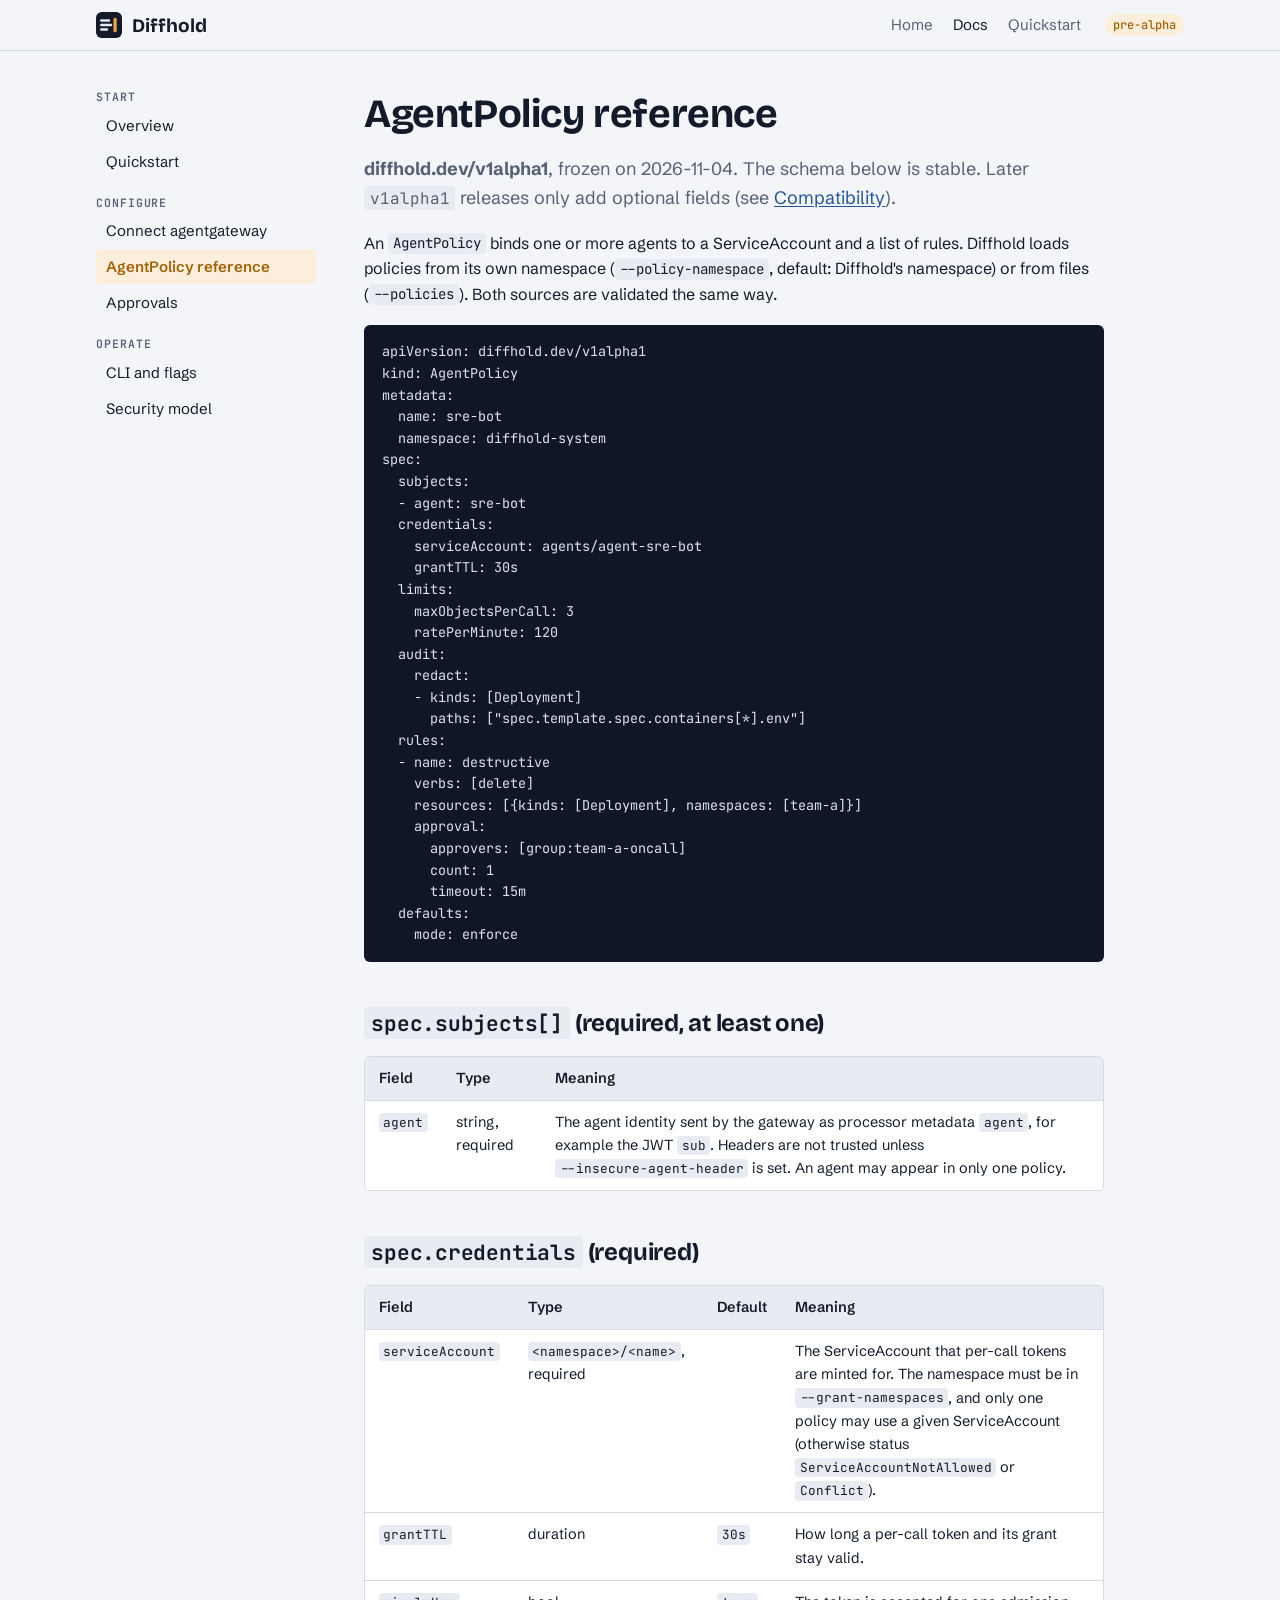
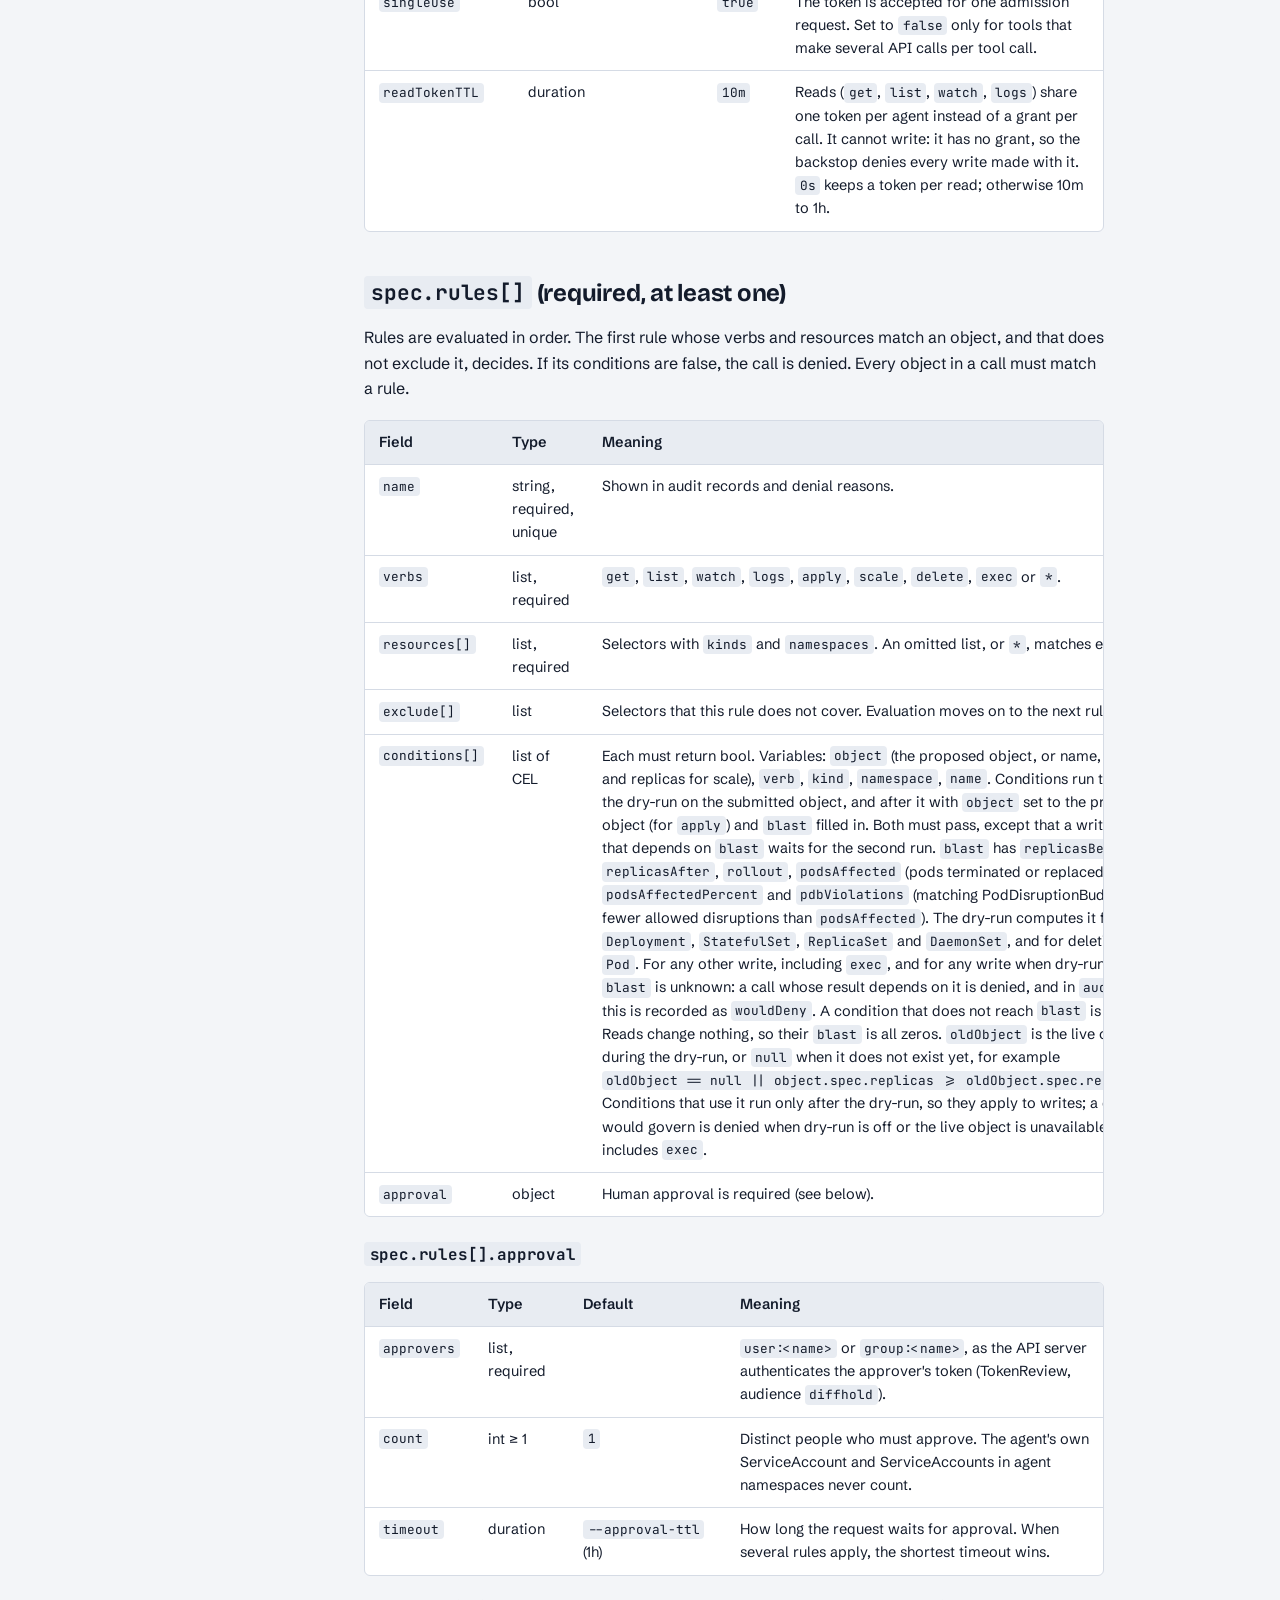
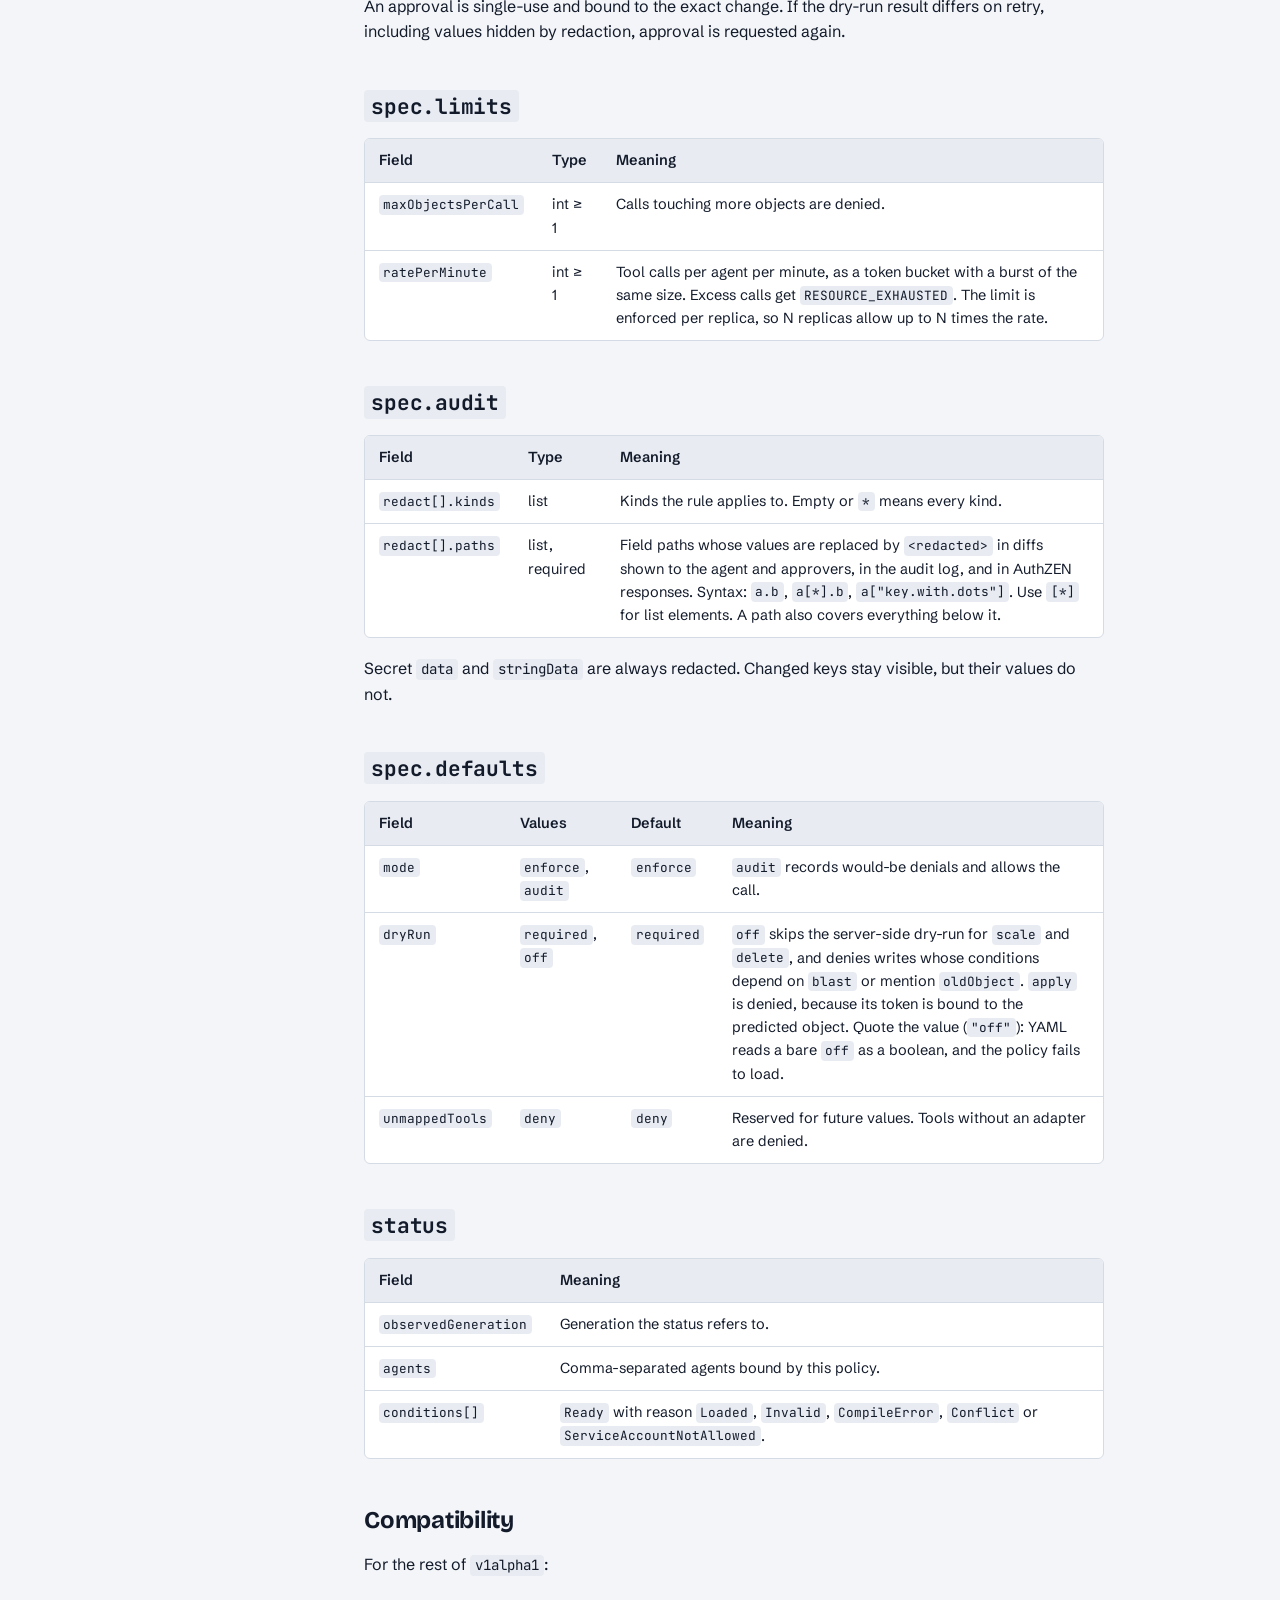
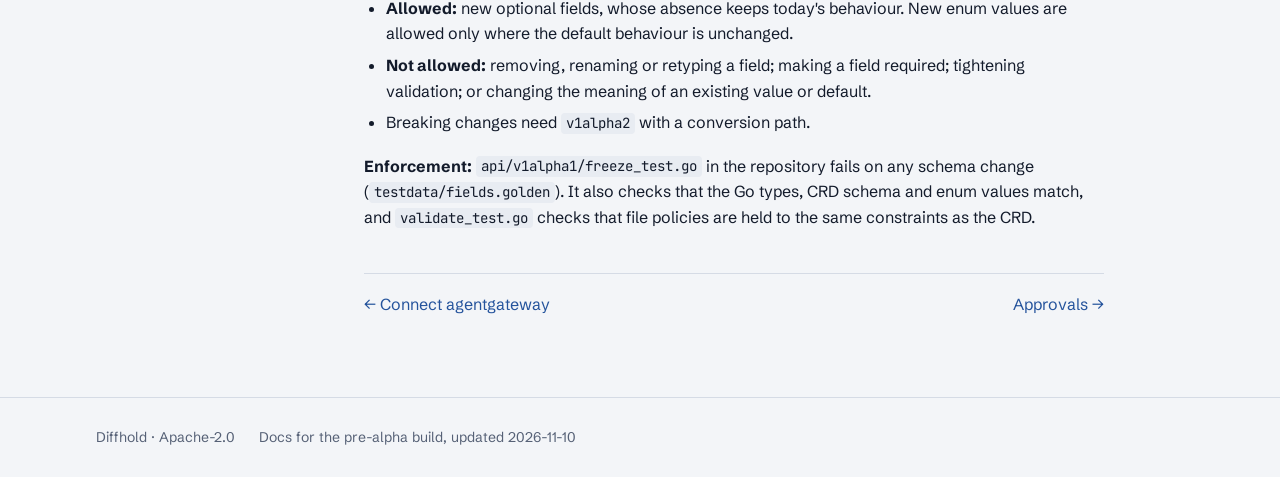
<file: policy.html>
<!doctype html>
<html lang="en">
<head>
<meta charset="utf-8">
<meta name="viewport" content="width=device-width, initial-scale=1, viewport-fit=cover">
<title>AgentPolicy reference · Diffhold docs</title>
<link rel="preconnect" href="https://fonts.googleapis.com">
<link rel="preconnect" href="https://fonts.gstatic.com" crossorigin>
<link rel="stylesheet" href="https://fonts.googleapis.com/css2?family=Bricolage+Grotesque:opsz,wght@12..96,500..800&family=Schibsted+Grotesk:ital,wght@0,400;0,500;0,600;1,400&family=JetBrains+Mono:wght@400;500;600&display=swap">
<link rel="stylesheet" href="site.css">
<meta name="description" content="diffhold.dev/v1alpha1, frozen on 2026-11-04.">
<link rel="icon" href="logo.svg" type="image/svg+xml">
<link rel="icon" href="favicon-32.png" sizes="32x32" type="image/png">
<link rel="apple-touch-icon" href="apple-touch-icon.png">
<meta name="theme-color" content="#131b2b">
<meta property="og:type" content="website">
<meta property="og:site_name" content="Diffhold">
<meta property="og:title" content="AgentPolicy reference · Diffhold docs">
<meta property="og:description" content="diffhold.dev/v1alpha1, frozen on 2026-11-04.">
<meta property="og:url" content="https://diffhold.dev/policy.html">
<meta property="og:image" content="https://diffhold.dev/og.png">
<meta property="og:image:width" content="1200">
<meta property="og:image:height" content="630">
<meta property="og:image:alt" content="Diffhold: change control for AI agents on Kubernetes">
<meta name="twitter:card" content="summary_large_image">
<meta name="twitter:image" content="https://diffhold.dev/og.png">
</head>
<body>
<header class="topbar">
  <div class="wrap">
    <a class="brand" href="./" aria-label="Diffhold home">
      <svg width="26" height="26" viewBox="0 0 64 64" aria-hidden="true"><rect width="64" height="64" rx="14" fill="#131b2b"/><path d="M13 21h19M13 32h24M13 43h14" stroke="#e4e9f2" stroke-width="6" stroke-linecap="round"/><rect x="43" y="14" width="8" height="36" rx="4" fill="#f0a443"/></svg>
      Diffhold
    </a>
    <nav class="topnav" aria-label="Main">
      <a class="hide-sm" href="./">Home</a>
      <a href="docs.html" aria-current="page">Docs</a>
      <a href="quickstart.html">Quickstart</a>
    </nav>
    <span class="status-pill">pre-alpha</span>
  </div>
</header>
<div class="wrap docs">
<nav class="sidenav" aria-label="Documentation">
<div><h4>Start</h4><ul><li><a href="docs.html">Overview</a></li><li><a href="quickstart.html">Quickstart</a></li></ul></div>
<div><h4>Configure</h4><ul><li><a href="gateway.html">Connect agentgateway</a></li><li><a href="policy.html" aria-current="page">AgentPolicy reference</a></li><li><a href="approvals.html">Approvals</a></li></ul></div>
<div><h4>Operate</h4><ul><li><a href="cli.html">CLI and flags</a></li><li><a href="security.html">Security model</a></li></ul></div>
</nav>
<main class="doc">
<h1>AgentPolicy reference</h1>
<p class="lede"><b>diffhold.dev/v1alpha1</b>, frozen on 2026-11-04. The schema below is stable. Later <code>v1alpha1</code> releases only add optional fields (see <a href="#compatibility">Compatibility</a>).</p>
<p>An <code>AgentPolicy</code> binds one or more agents to a ServiceAccount and a list of rules. Diffhold loads policies from its own namespace (<code>--policy-namespace</code>, default: Diffhold's namespace) or from files (<code>--policies</code>). Both sources are validated the same way.</p>
<pre>apiVersion: diffhold.dev/v1alpha1
kind: AgentPolicy
metadata:
  name: sre-bot
  namespace: diffhold-system
spec:
  subjects:
  - agent: sre-bot
  credentials:
    serviceAccount: agents/agent-sre-bot
    grantTTL: 30s
  limits:
    maxObjectsPerCall: 3
    ratePerMinute: 120
  audit:
    redact:
    - kinds: [Deployment]
      paths: ["spec.template.spec.containers[*].env"]
  rules:
  - name: destructive
    verbs: [delete]
    resources: [{kinds: [Deployment], namespaces: [team-a]}]
    approval:
      approvers: [group:team-a-oncall]
      count: 1
      timeout: 15m
  defaults:
    mode: enforce</pre>
<h2><code>spec.subjects[]</code> (required, at least one)</h2>
<div class="tbl"><table>
<tr><th>Field</th><th>Type</th><th>Meaning</th></tr>
<tr><td><code>agent</code></td><td>string, required</td><td>The agent identity sent by the gateway as processor metadata <code>agent</code>, for example the JWT <code>sub</code>. Headers are not trusted unless <code>--insecure-agent-header</code> is set. An agent may appear in only one policy.</td></tr>
</table></div>
<h2><code>spec.credentials</code> (required)</h2>
<div class="tbl"><table>
<tr><th>Field</th><th>Type</th><th>Default</th><th>Meaning</th></tr>
<tr><td><code>serviceAccount</code></td><td><code>&lt;namespace&gt;/&lt;name&gt;</code>, required</td><td></td><td>The ServiceAccount that per-call tokens are minted for. The namespace must be in <code>--grant-namespaces</code>, and only one policy may use a given ServiceAccount (otherwise status <code>ServiceAccountNotAllowed</code> or <code>Conflict</code>).</td></tr>
<tr><td><code>grantTTL</code></td><td>duration</td><td><code>30s</code></td><td>How long a per-call token and its grant stay valid.</td></tr>
<tr><td><code>singleUse</code></td><td>bool</td><td><code>true</code></td><td>The token is accepted for one admission request. Set to <code>false</code> only for tools that make several API calls per tool call.</td></tr>
<tr><td><code>readTokenTTL</code></td><td>duration</td><td><code>10m</code></td><td>Reads (<code>get</code>, <code>list</code>, <code>watch</code>, <code>logs</code>) share one token per agent instead of a grant per call. It cannot write: it has no grant, so the backstop denies every write made with it. <code>0s</code> keeps a token per read; otherwise 10m to 1h.</td></tr>
</table></div>
<h2><code>spec.rules[]</code> (required, at least one)</h2>
<p>Rules are evaluated in order. The first rule whose verbs and resources match an object, and that does not exclude it, decides. If its conditions are false, the call is denied. Every object in a call must match a rule.</p>
<div class="tbl"><table>
<tr><th>Field</th><th>Type</th><th>Meaning</th></tr>
<tr><td><code>name</code></td><td>string, required, unique</td><td>Shown in audit records and denial reasons.</td></tr>
<tr><td><code>verbs</code></td><td>list, required</td><td><code>get</code>, <code>list</code>, <code>watch</code>, <code>logs</code>, <code>apply</code>, <code>scale</code>, <code>delete</code>, <code>exec</code> or <code>*</code>.</td></tr>
<tr><td><code>resources[]</code></td><td>list, required</td><td>Selectors with <code>kinds</code> and <code>namespaces</code>. An omitted list, or <code>*</code>, matches everything.</td></tr>
<tr><td><code>exclude[]</code></td><td>list</td><td>Selectors that this rule does not cover. Evaluation moves on to the next rule.</td></tr>
<tr><td><code>conditions[]</code></td><td>list of CEL</td><td>Each must return bool. Variables: <code>object</code> (the proposed object, or name, namespace and replicas for scale), <code>verb</code>, <code>kind</code>, <code>namespace</code>, <code>name</code>. Conditions run twice: before the dry-run on the submitted object, and after it with <code>object</code> set to the predicted object (for <code>apply</code>) and <code>blast</code> filled in. Both must pass, except that a write's condition that depends on <code>blast</code> waits for the second run. <code>blast</code> has <code>replicasBefore</code>, <code>replicasAfter</code>, <code>rollout</code>, <code>podsAffected</code> (pods terminated or replaced), <code>podsAffectedPercent</code> and <code>pdbViolations</code> (matching PodDisruptionBudgets with fewer allowed disruptions than <code>podsAffected</code>). The dry-run computes it for <code>apps/v1</code> <code>Deployment</code>, <code>StatefulSet</code>, <code>ReplicaSet</code> and <code>DaemonSet</code>, and for deleting a <code>v1</code> <code>Pod</code>. For any other write, including <code>exec</code>, and for any write when dry-run is off, <code>blast</code> is unknown: a call whose result depends on it is denied, and in <code>audit</code> mode this is recorded as <code>wouldDeny</code>. A condition that does not reach <code>blast</code> is unaffected. Reads change nothing, so their <code>blast</code> is all zeros. <code>oldObject</code> is the live object read during the dry-run, or <code>null</code> when it does not exist yet, for example <code>oldObject == null || object.spec.replicas &gt;= oldObject.spec.replicas / 2</code>. Conditions that use it run only after the dry-run, so they apply to writes; a call they would govern is denied when dry-run is off or the live object is unavailable, which includes <code>exec</code>.</td></tr>
<tr><td><code>approval</code></td><td>object</td><td>Human approval is required (see below).</td></tr>
</table></div>
<h3><code>spec.rules[].approval</code></h3>
<div class="tbl"><table>
<tr><th>Field</th><th>Type</th><th>Default</th><th>Meaning</th></tr>
<tr><td><code>approvers</code></td><td>list, required</td><td></td><td><code>user:&lt;name&gt;</code> or <code>group:&lt;name&gt;</code>, as the API server authenticates the approver's token (TokenReview, audience <code>diffhold</code>).</td></tr>
<tr><td><code>count</code></td><td>int ≥ 1</td><td><code>1</code></td><td>Distinct people who must approve. The agent's own ServiceAccount and ServiceAccounts in agent namespaces never count.</td></tr>
<tr><td><code>timeout</code></td><td>duration</td><td><code>--approval-ttl</code> (1h)</td><td>How long the request waits for approval. When several rules apply, the shortest timeout wins.</td></tr>
</table></div>
<p>An approval is single-use and bound to the exact change. If the dry-run result differs on retry, including values hidden by redaction, approval is requested again.</p>
<h2><code>spec.limits</code></h2>
<div class="tbl"><table>
<tr><th>Field</th><th>Type</th><th>Meaning</th></tr>
<tr><td><code>maxObjectsPerCall</code></td><td>int ≥ 1</td><td>Calls touching more objects are denied.</td></tr>
<tr><td><code>ratePerMinute</code></td><td>int ≥ 1</td><td>Tool calls per agent per minute, as a token bucket with a burst of the same size. Excess calls get <code>RESOURCE_EXHAUSTED</code>. The limit is enforced per replica, so N replicas allow up to N times the rate.</td></tr>
</table></div>
<h2><code>spec.audit</code></h2>
<div class="tbl"><table>
<tr><th>Field</th><th>Type</th><th>Meaning</th></tr>
<tr><td><code>redact[].kinds</code></td><td>list</td><td>Kinds the rule applies to. Empty or <code>*</code> means every kind.</td></tr>
<tr><td><code>redact[].paths</code></td><td>list, required</td><td>Field paths whose values are replaced by <code>&lt;redacted&gt;</code> in diffs shown to the agent and approvers, in the audit log, and in AuthZEN responses. Syntax: <code>a.b</code>, <code>a[*].b</code>, <code>a["key.with.dots"]</code>. Use <code>[*]</code> for list elements. A path also covers everything below it.</td></tr>
</table></div>
<p>Secret <code>data</code> and <code>stringData</code> are always redacted. Changed keys stay visible, but their values do not.</p>
<h2><code>spec.defaults</code></h2>
<div class="tbl"><table>
<tr><th>Field</th><th>Values</th><th>Default</th><th>Meaning</th></tr>
<tr><td><code>mode</code></td><td><code>enforce</code>, <code>audit</code></td><td><code>enforce</code></td><td><code>audit</code> records would-be denials and allows the call.</td></tr>
<tr><td><code>dryRun</code></td><td><code>required</code>, <code>off</code></td><td><code>required</code></td><td><code>off</code> skips the server-side dry-run for <code>scale</code> and <code>delete</code>, and denies writes whose conditions depend on <code>blast</code> or mention <code>oldObject</code>. <code>apply</code> is denied, because its token is bound to the predicted object. Quote the value (<code>"off"</code>): YAML reads a bare <code>off</code> as a boolean, and the policy fails to load.</td></tr>
<tr><td><code>unmappedTools</code></td><td><code>deny</code></td><td><code>deny</code></td><td>Reserved for future values. Tools without an adapter are denied.</td></tr>
</table></div>
<h2><code>status</code></h2>
<div class="tbl"><table>
<tr><th>Field</th><th>Meaning</th></tr>
<tr><td><code>observedGeneration</code></td><td>Generation the status refers to.</td></tr>
<tr><td><code>agents</code></td><td>Comma-separated agents bound by this policy.</td></tr>
<tr><td><code>conditions[]</code></td><td><code>Ready</code> with reason <code>Loaded</code>, <code>Invalid</code>, <code>CompileError</code>, <code>Conflict</code> or <code>ServiceAccountNotAllowed</code>.</td></tr>
</table></div>
<h2 id="compatibility">Compatibility</h2>
<p>For the rest of <code>v1alpha1</code>:</p>
<ul><li><b>Allowed:</b> new optional fields, whose absence keeps today's behaviour. New enum values are allowed only where the default behaviour is unchanged.</li><li><b>Not allowed:</b> removing, renaming or retyping a field; making a field required; tightening validation; or changing the meaning of an existing value or default.</li><li>Breaking changes need <code>v1alpha2</code> with a conversion path.</li></ul>
<p><b>Enforcement:</b> <code>api/v1alpha1/freeze_test.go</code> in the repository fails on any schema change (<code>testdata/fields.golden</code>). It also checks that the Go types, CRD schema and enum values match, and <code>validate_test.go</code> checks that file policies are held to the same constraints as the CRD.</p>
<div class="pager"><a href="gateway.html">← Connect agentgateway</a><a href="approvals.html">Approvals →</a></div>
</main>
</div>
<footer class="foot"><div class="wrap"><span>Diffhold · Apache-2.0</span><span>Docs for the pre-alpha build, updated 2026-11-10</span></div></footer>
</body>
</html>
</file>
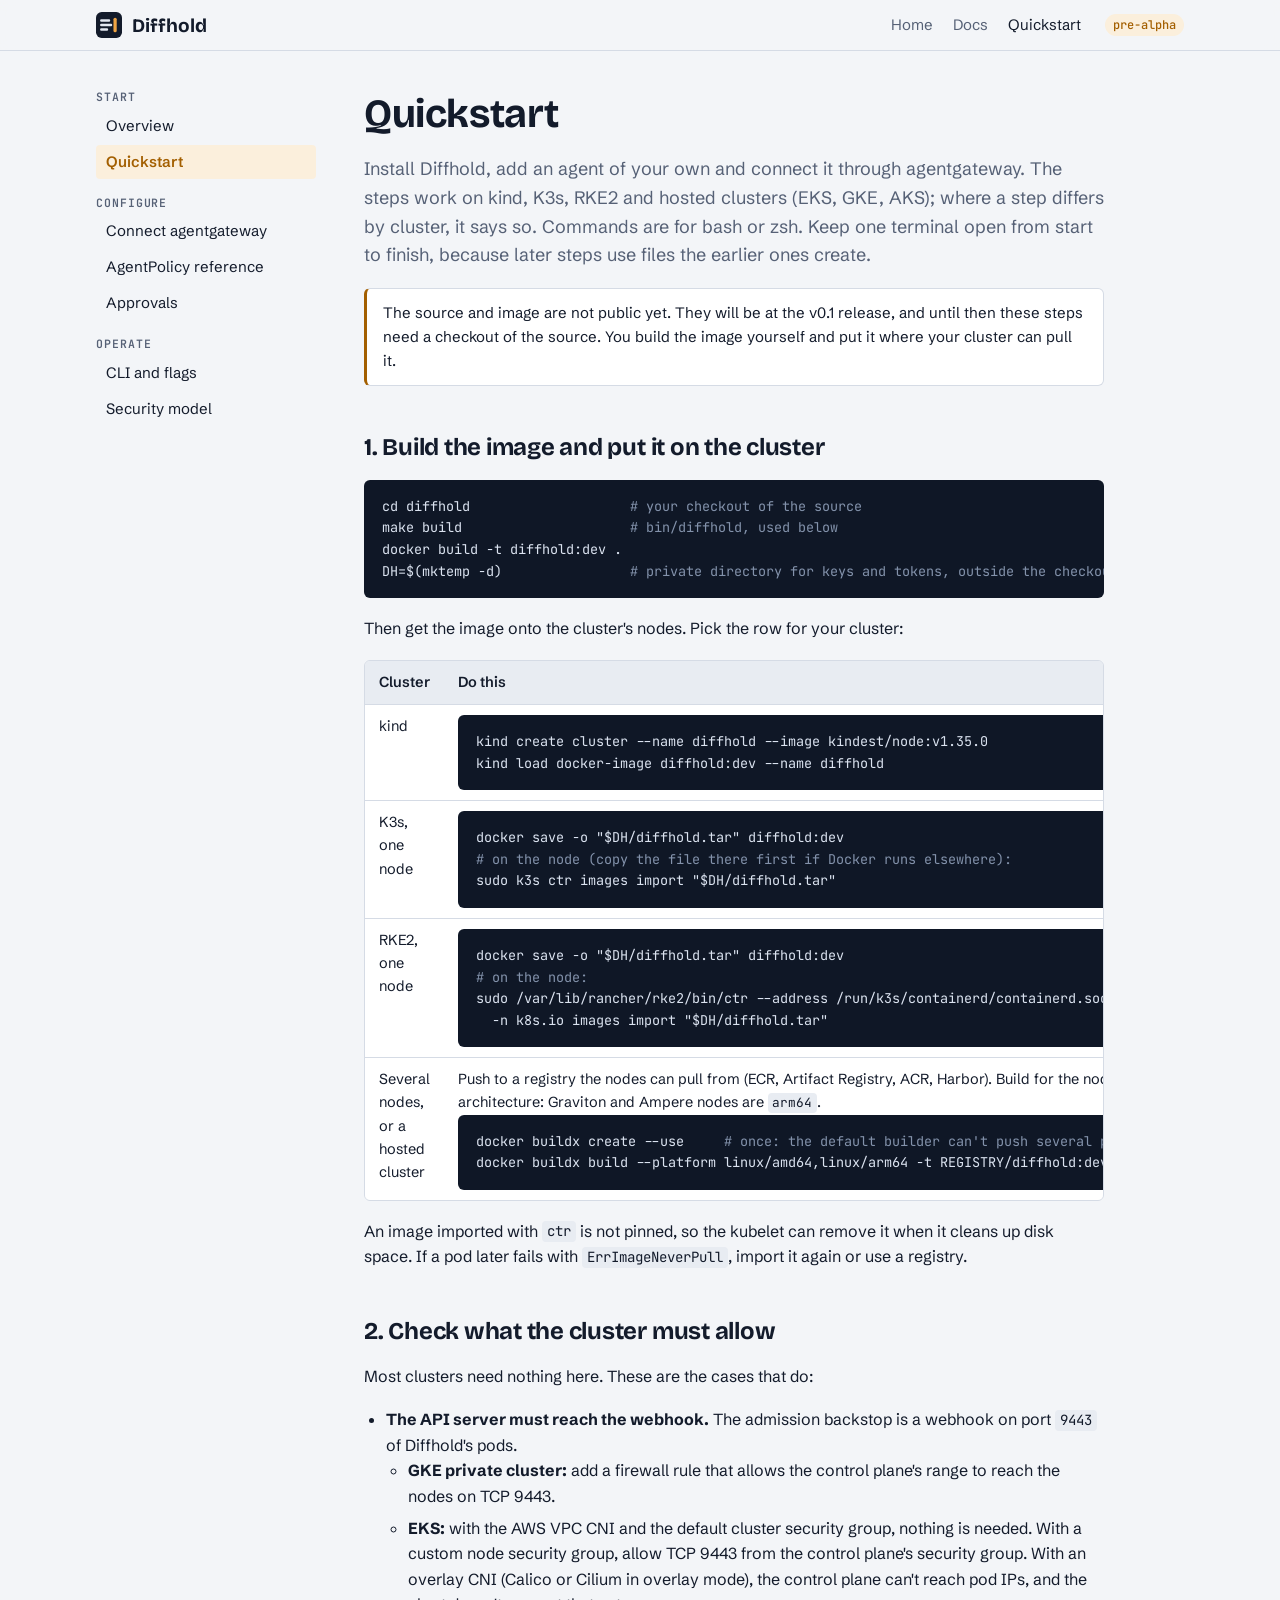
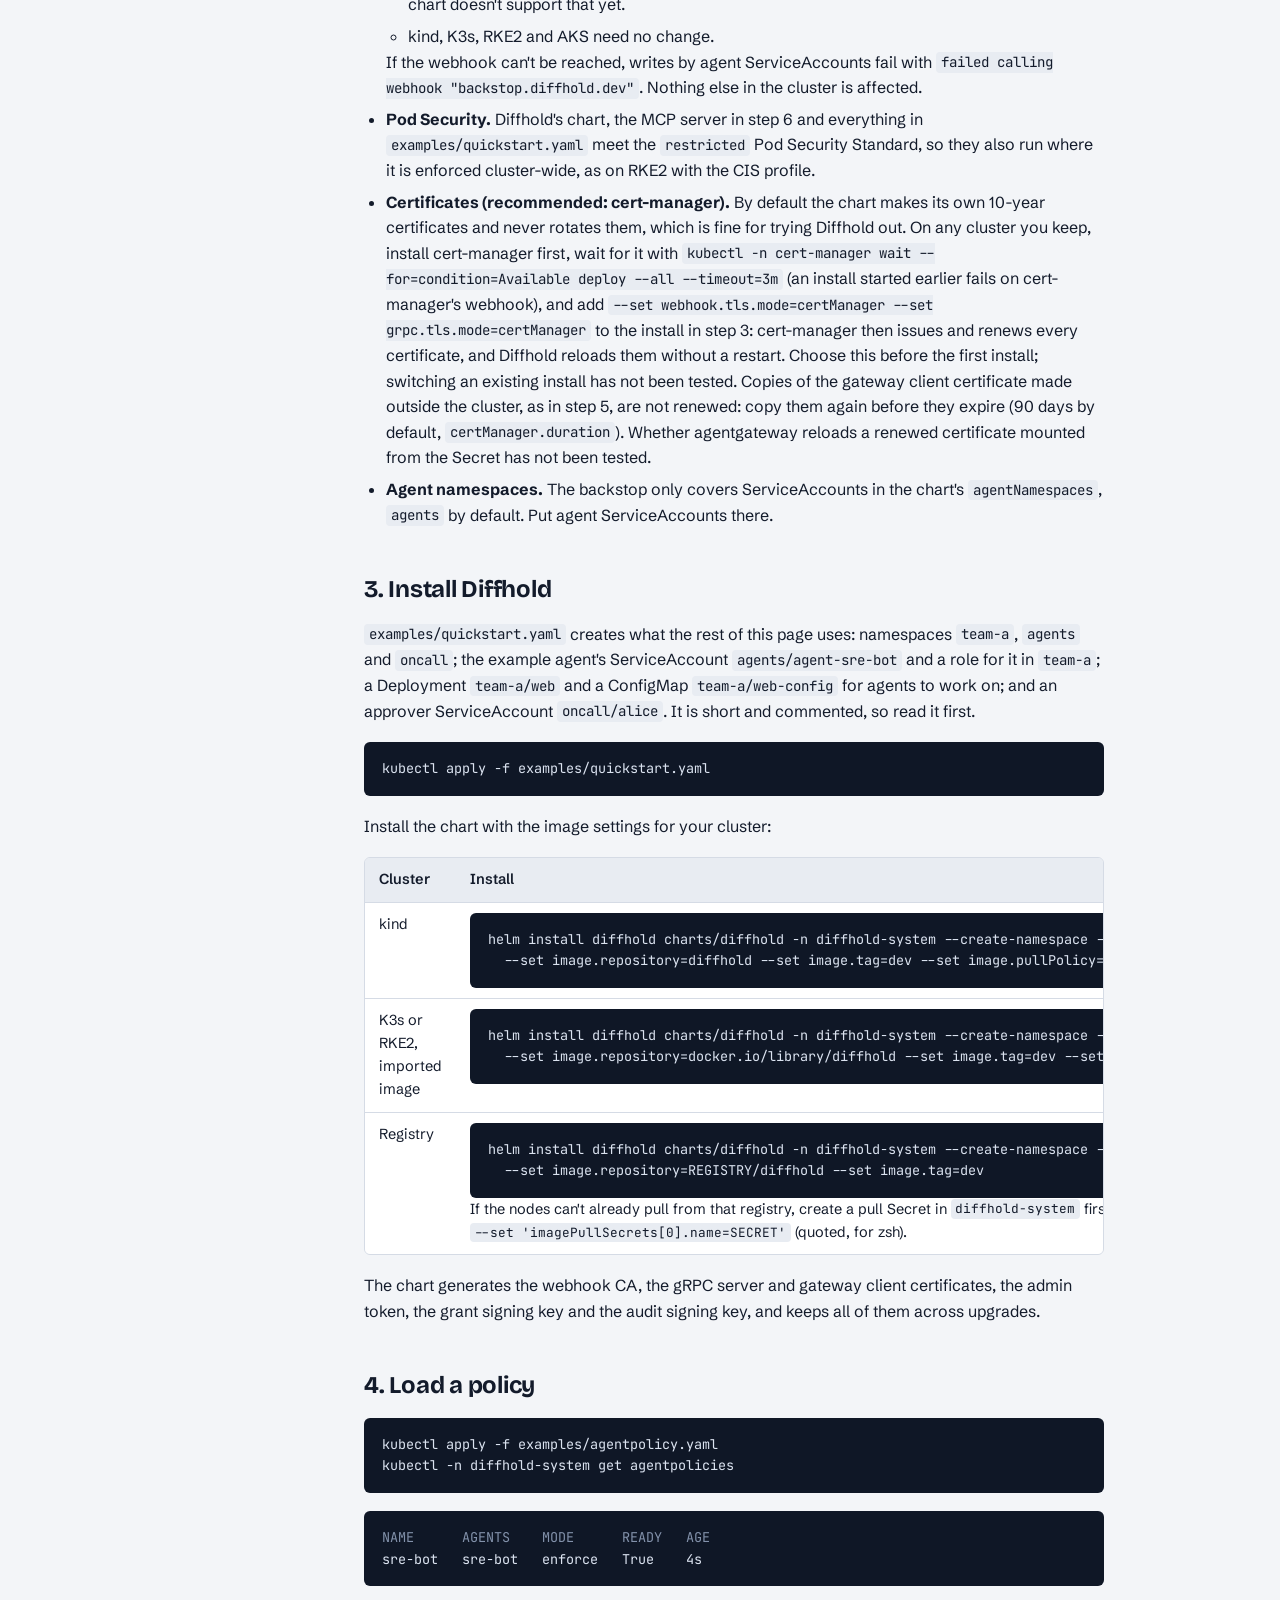
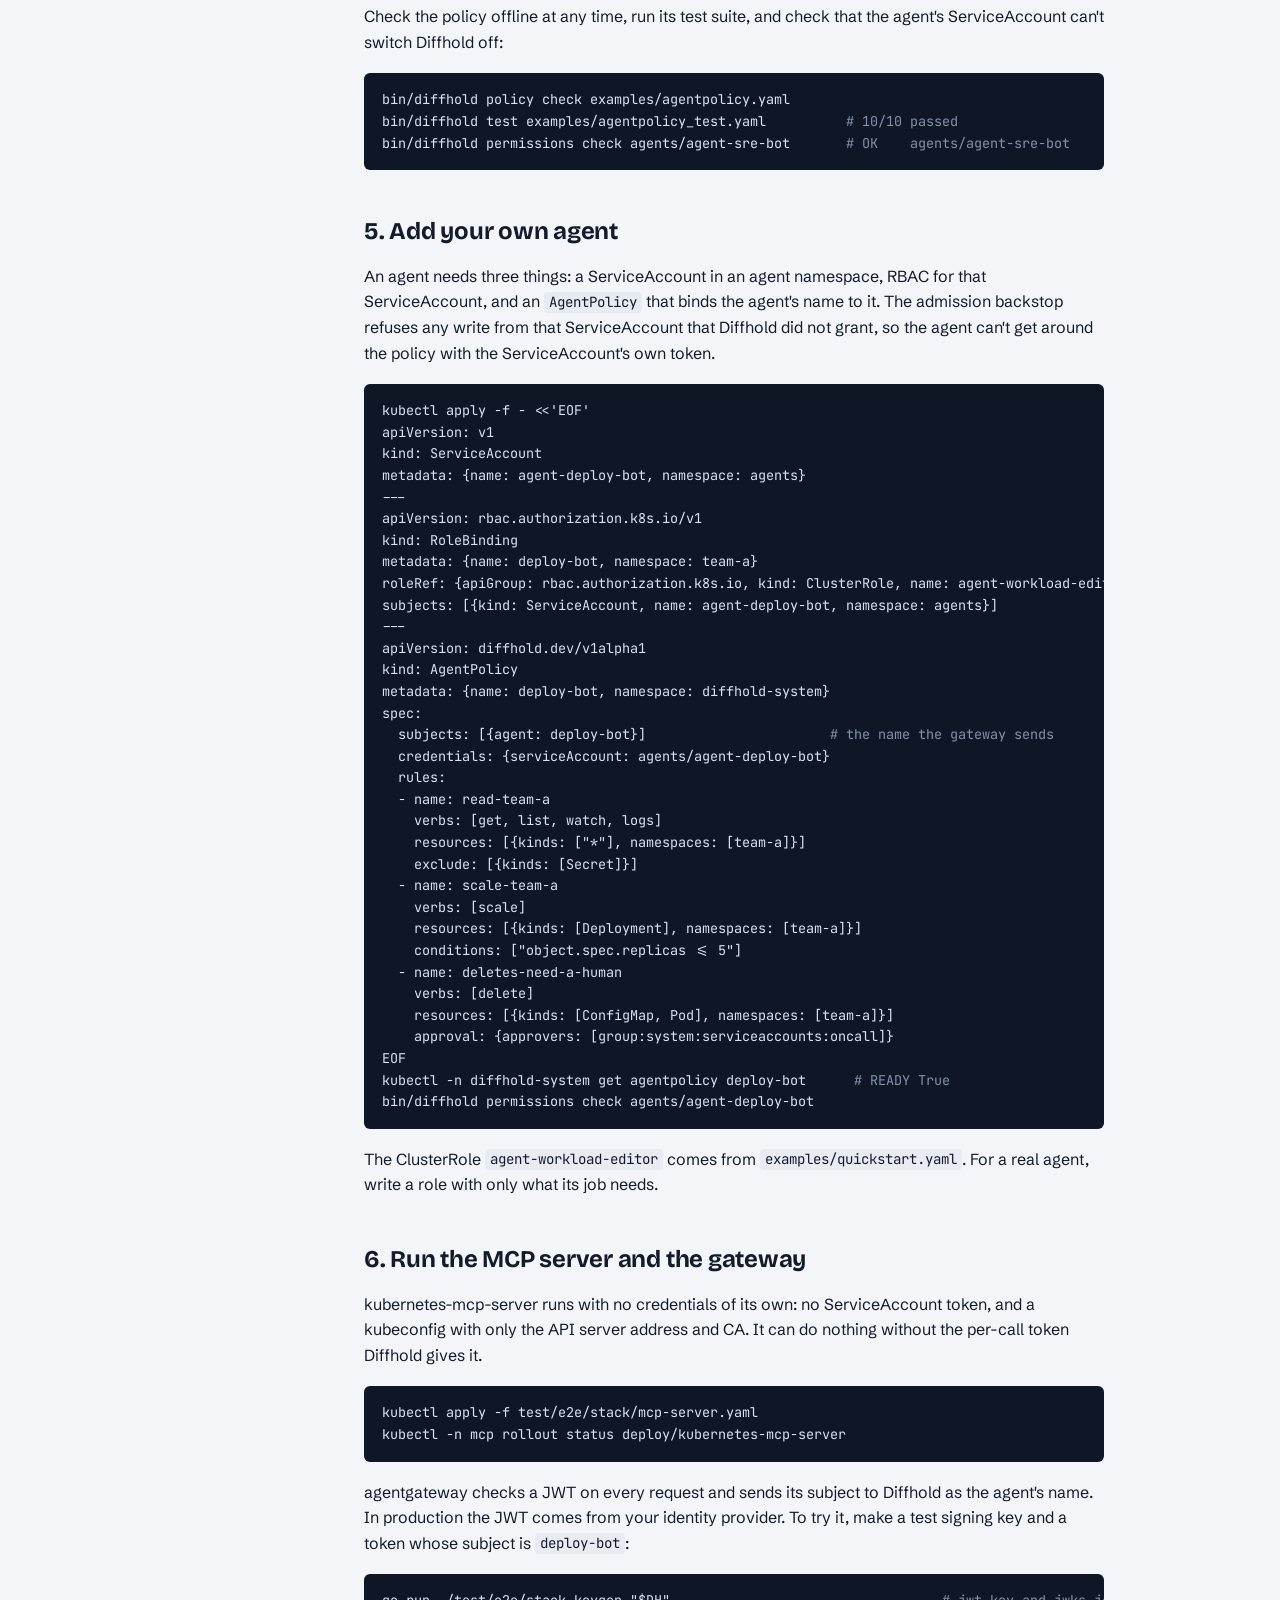
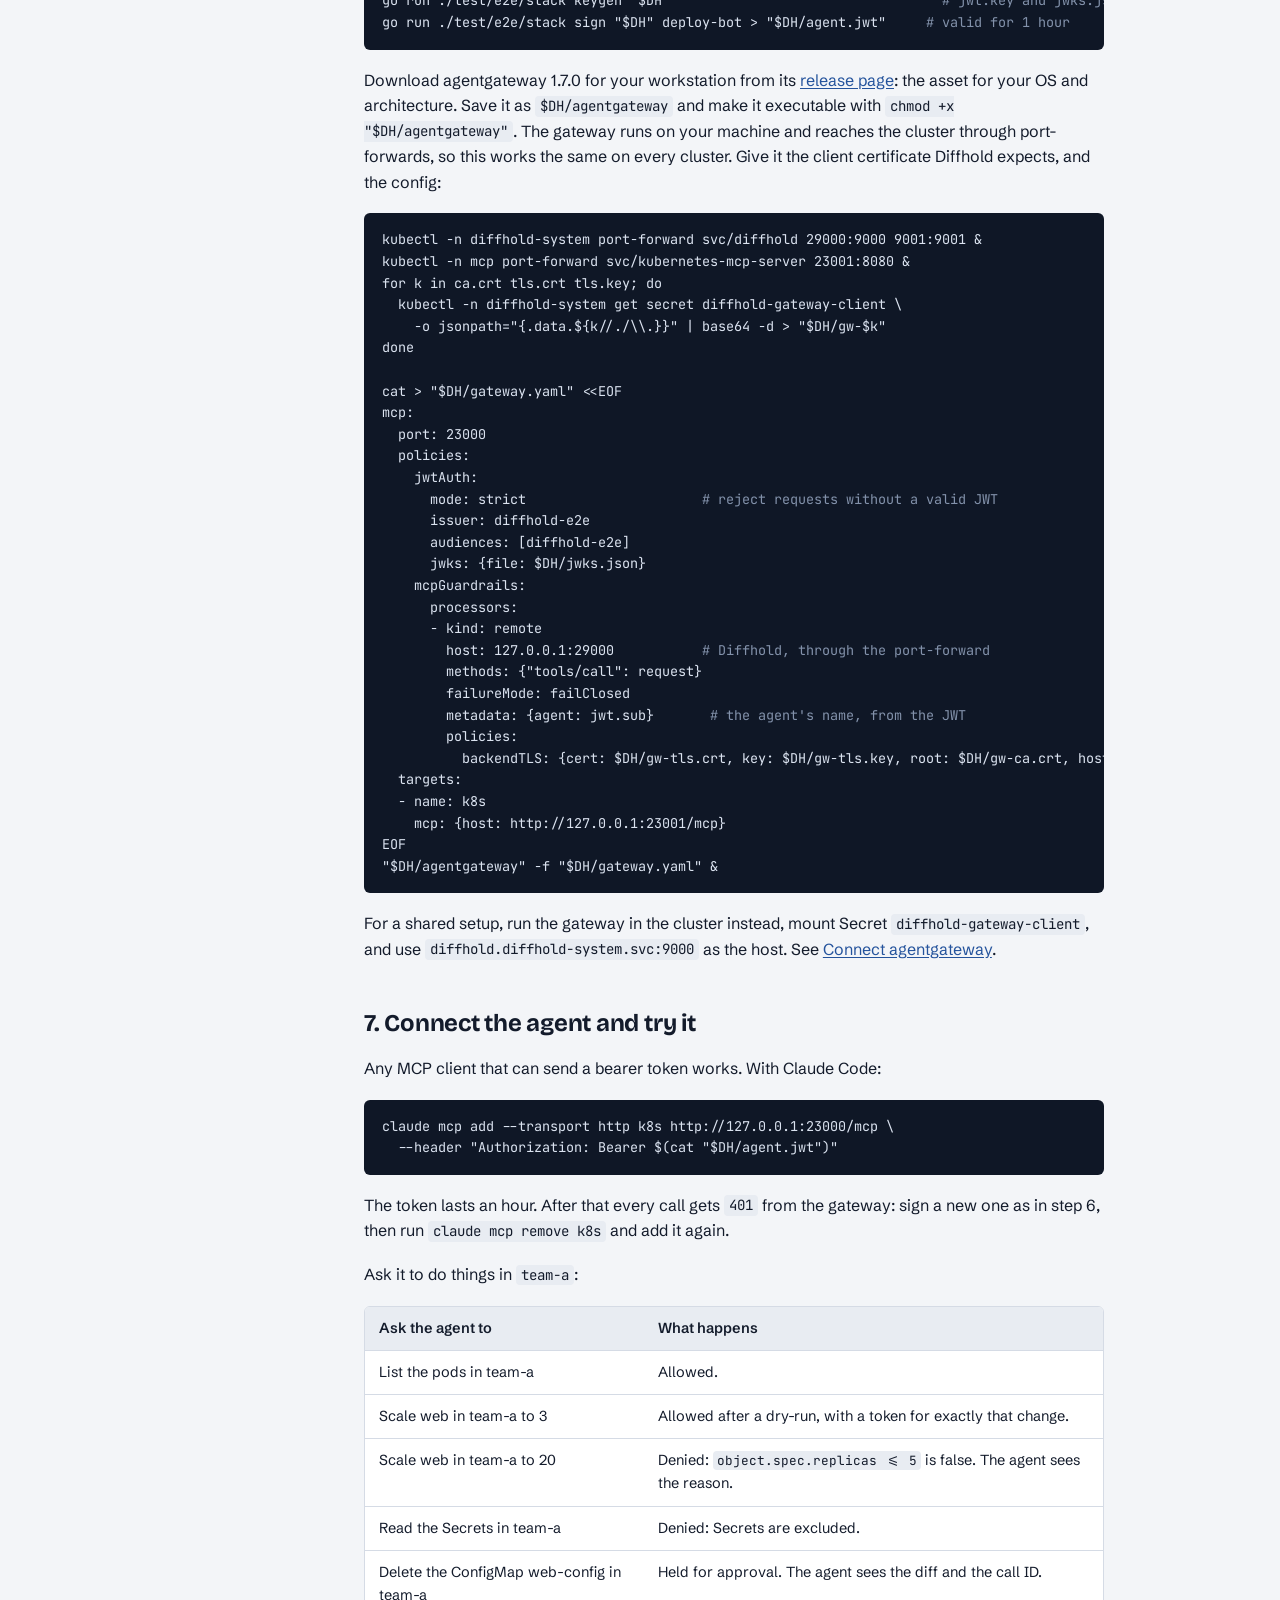
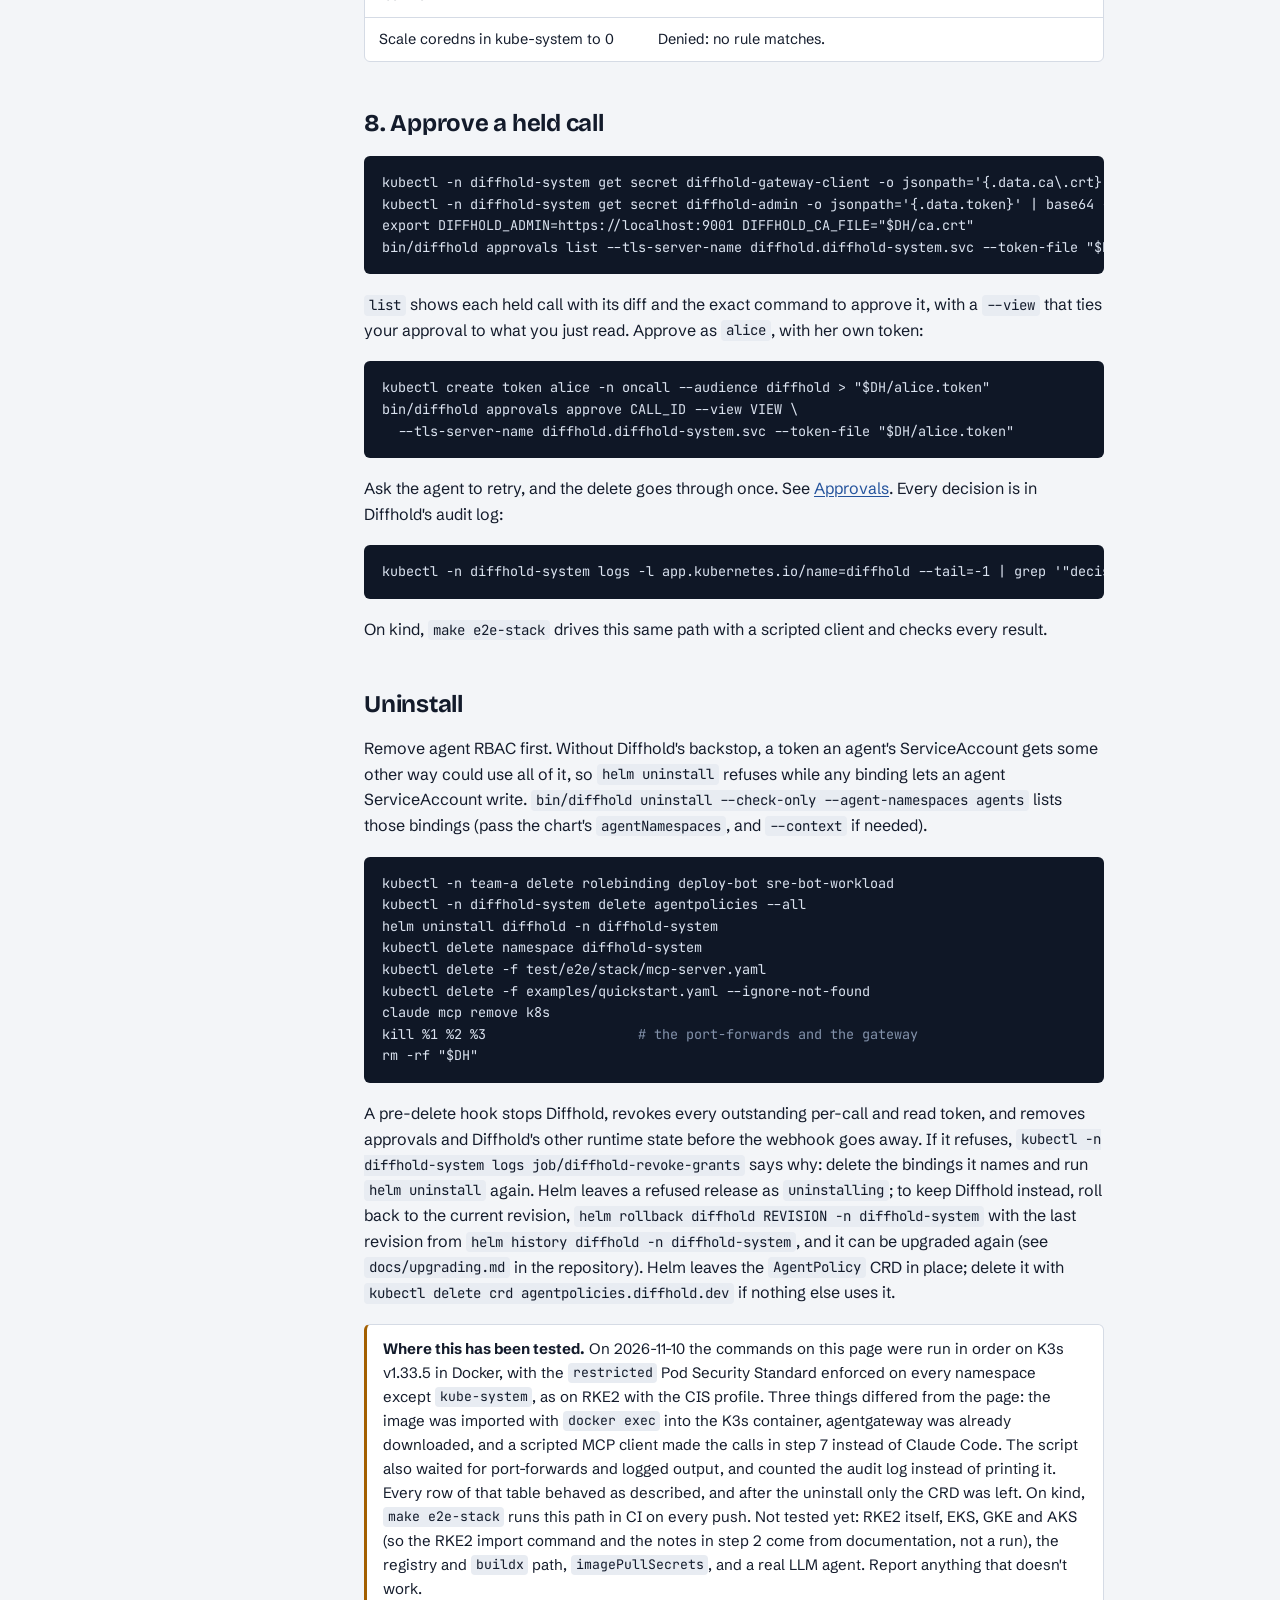
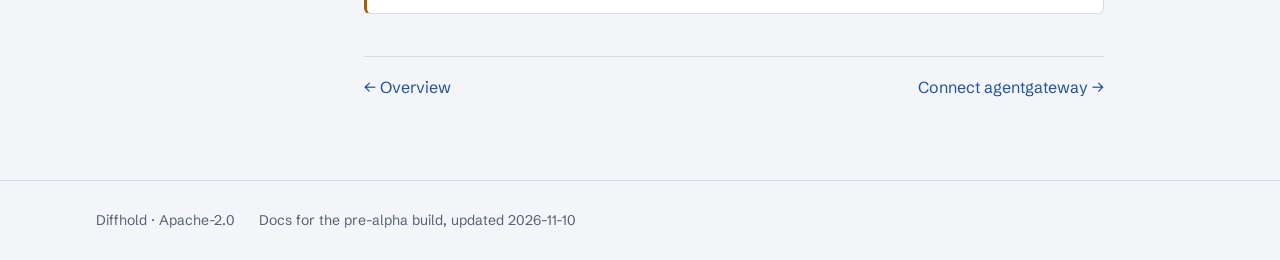
<file: quickstart.html>
<!doctype html>
<html lang="en">
<head>
<meta charset="utf-8">
<meta name="viewport" content="width=device-width, initial-scale=1, viewport-fit=cover">
<title>Quickstart · Diffhold docs</title>
<link rel="preconnect" href="https://fonts.googleapis.com">
<link rel="preconnect" href="https://fonts.gstatic.com" crossorigin>
<link rel="stylesheet" href="https://fonts.googleapis.com/css2?family=Bricolage+Grotesque:opsz,wght@12..96,500..800&family=Schibsted+Grotesk:ital,wght@0,400;0,500;0,600;1,400&family=JetBrains+Mono:wght@400;500;600&display=swap">
<link rel="stylesheet" href="site.css">
<meta name="description" content="Install Diffhold, add an agent of your own and connect it through agentgateway.">
<link rel="icon" href="logo.svg" type="image/svg+xml">
<link rel="icon" href="favicon-32.png" sizes="32x32" type="image/png">
<link rel="apple-touch-icon" href="apple-touch-icon.png">
<meta name="theme-color" content="#131b2b">
<meta property="og:type" content="website">
<meta property="og:site_name" content="Diffhold">
<meta property="og:title" content="Quickstart · Diffhold docs">
<meta property="og:description" content="Install Diffhold, add an agent of your own and connect it through agentgateway.">
<meta property="og:url" content="https://diffhold.dev/quickstart.html">
<meta property="og:image" content="https://diffhold.dev/og.png">
<meta property="og:image:width" content="1200">
<meta property="og:image:height" content="630">
<meta property="og:image:alt" content="Diffhold: change control for AI agents on Kubernetes">
<meta name="twitter:card" content="summary_large_image">
<meta name="twitter:image" content="https://diffhold.dev/og.png">
</head>
<body>
<header class="topbar">
  <div class="wrap">
    <a class="brand" href="./" aria-label="Diffhold home">
      <svg width="26" height="26" viewBox="0 0 64 64" aria-hidden="true"><rect width="64" height="64" rx="14" fill="#131b2b"/><path d="M13 21h19M13 32h24M13 43h14" stroke="#e4e9f2" stroke-width="6" stroke-linecap="round"/><rect x="43" y="14" width="8" height="36" rx="4" fill="#f0a443"/></svg>
      Diffhold
    </a>
    <nav class="topnav" aria-label="Main">
      <a class="hide-sm" href="./">Home</a>
      <a href="docs.html">Docs</a>
      <a href="quickstart.html" aria-current="page">Quickstart</a>
    </nav>
    <span class="status-pill">pre-alpha</span>
  </div>
</header>
<div class="wrap docs">
<nav class="sidenav" aria-label="Documentation">
<div><h4>Start</h4><ul><li><a href="docs.html">Overview</a></li><li><a href="quickstart.html" aria-current="page">Quickstart</a></li></ul></div>
<div><h4>Configure</h4><ul><li><a href="gateway.html">Connect agentgateway</a></li><li><a href="policy.html">AgentPolicy reference</a></li><li><a href="approvals.html">Approvals</a></li></ul></div>
<div><h4>Operate</h4><ul><li><a href="cli.html">CLI and flags</a></li><li><a href="security.html">Security model</a></li></ul></div>
</nav>
<main class="doc">
<h1>Quickstart</h1>
<p class="lede">Install Diffhold, add an agent of your own and connect it through agentgateway. The steps work on kind, K3s, RKE2 and hosted clusters (EKS, GKE, AKS); where a step differs by cluster, it says so. Commands are for bash or zsh. Keep one terminal open from start to finish, because later steps use files the earlier ones create.</p>

<div class="note">The source and image are not public yet. They will be at the v0.1 release, and until then these steps need a checkout of the source. You build the image yourself and put it where your cluster can pull it.</div>

<h2>1. Build the image and put it on the cluster</h2>
<pre>cd diffhold                    <span class="c"># your checkout of the source</span>
make build                     <span class="c"># bin/diffhold, used below</span>
docker build -t diffhold:dev .
DH=$(mktemp -d)                <span class="c"># private directory for keys and tokens, outside the checkout</span></pre>
<p>Then get the image onto the cluster's nodes. Pick the row for your cluster:</p>
<div class="tbl"><table>
  <tr><th>Cluster</th><th>Do this</th></tr>
  <tr><td>kind</td><td><pre>kind create cluster --name diffhold --image kindest/node:v1.35.0
kind load docker-image diffhold:dev --name diffhold</pre></td></tr>
  <tr><td>K3s, one node</td><td><pre>docker save -o "$DH/diffhold.tar" diffhold:dev
<span class="c"># on the node (copy the file there first if Docker runs elsewhere):</span>
sudo k3s ctr images import "$DH/diffhold.tar"</pre></td></tr>
  <tr><td>RKE2, one node</td><td><pre>docker save -o "$DH/diffhold.tar" diffhold:dev
<span class="c"># on the node:</span>
sudo /var/lib/rancher/rke2/bin/ctr --address /run/k3s/containerd/containerd.sock \
  -n k8s.io images import "$DH/diffhold.tar"</pre></td></tr>
  <tr><td>Several nodes, or a hosted cluster</td><td><p>Push to a registry the nodes can pull from (ECR, Artifact Registry, ACR, Harbor). Build for the nodes' architecture: Graviton and Ampere nodes are <code>arm64</code>.</p><pre>docker buildx create --use     <span class="c"># once: the default builder can't push several platforms</span>
docker buildx build --platform linux/amd64,linux/arm64 -t REGISTRY/diffhold:dev --push .</pre></td></tr>
</table></div>
<p>An image imported with <code>ctr</code> is not pinned, so the kubelet can remove it when it cleans up disk space. If a pod later fails with <code>ErrImageNeverPull</code>, import it again or use a registry.</p>

<h2>2. Check what the cluster must allow</h2>
<p>Most clusters need nothing here. These are the cases that do:</p>
<ul>
  <li><b>The API server must reach the webhook.</b> The admission backstop is a webhook on port <code>9443</code> of Diffhold's pods.
    <ul>
      <li><b>GKE private cluster:</b> add a firewall rule that allows the control plane's range to reach the nodes on TCP 9443.</li>
      <li><b>EKS:</b> with the AWS VPC CNI and the default cluster security group, nothing is needed. With a custom node security group, allow TCP 9443 from the control plane's security group. With an overlay CNI (Calico or Cilium in overlay mode), the control plane can't reach pod IPs, and the chart doesn't support that yet.</li>
      <li>kind, K3s, RKE2 and AKS need no change.</li>
    </ul>
    If the webhook can't be reached, writes by agent ServiceAccounts fail with <code>failed calling webhook "backstop.diffhold.dev"</code>. Nothing else in the cluster is affected.</li>
  <li><b>Pod Security.</b> Diffhold's chart, the MCP server in step 6 and everything in <code>examples/quickstart.yaml</code> meet the <code>restricted</code> Pod Security Standard, so they also run where it is enforced cluster-wide, as on RKE2 with the CIS profile.</li>
  <li><b>Certificates (recommended: cert-manager).</b> By default the chart makes its own 10-year certificates and never rotates them, which is fine for trying Diffhold out. On any cluster you keep, install cert-manager first, wait for it with <code>kubectl -n cert-manager wait --for=condition=Available deploy --all --timeout=3m</code> (an install started earlier fails on cert-manager's webhook), and add <code>--set webhook.tls.mode=certManager --set grpc.tls.mode=certManager</code> to the install in step 3: cert-manager then issues and renews every certificate, and Diffhold reloads them without a restart. Choose this before the first install; switching an existing install has not been tested. Copies of the gateway client certificate made outside the cluster, as in step 5, are not renewed: copy them again before they expire (90 days by default, <code>certManager.duration</code>). Whether agentgateway reloads a renewed certificate mounted from the Secret has not been tested.</li>
  <li><b>Agent namespaces.</b> The backstop only covers ServiceAccounts in the chart's <code>agentNamespaces</code>, <code>agents</code> by default. Put agent ServiceAccounts there.</li>
</ul>

<h2>3. Install Diffhold</h2>
<p><code>examples/quickstart.yaml</code> creates what the rest of this page uses: namespaces <code>team-a</code>, <code>agents</code> and <code>oncall</code>; the example agent's ServiceAccount <code>agents/agent-sre-bot</code> and a role for it in <code>team-a</code>; a Deployment <code>team-a/web</code> and a ConfigMap <code>team-a/web-config</code> for agents to work on; and an approver ServiceAccount <code>oncall/alice</code>. It is short and commented, so read it first.</p>
<pre>kubectl apply -f examples/quickstart.yaml</pre>
<p>Install the chart with the image settings for your cluster:</p>
<div class="tbl"><table>
  <tr><th>Cluster</th><th>Install</th></tr>
  <tr><td>kind</td><td><pre>helm install diffhold charts/diffhold -n diffhold-system --create-namespace --wait \
  --set image.repository=diffhold --set image.tag=dev --set image.pullPolicy=Never</pre></td></tr>
  <tr><td>K3s or RKE2, imported image</td><td><pre>helm install diffhold charts/diffhold -n diffhold-system --create-namespace --wait \
  --set image.repository=docker.io/library/diffhold --set image.tag=dev --set image.pullPolicy=Never</pre></td></tr>
  <tr><td>Registry</td><td><pre>helm install diffhold charts/diffhold -n diffhold-system --create-namespace --wait \
  --set image.repository=REGISTRY/diffhold --set image.tag=dev</pre><p>If the nodes can't already pull from that registry, create a pull Secret in <code>diffhold-system</code> first, and add <code>--set 'imagePullSecrets[0].name=SECRET'</code> (quoted, for zsh).</p></td></tr>
</table></div>
<p>The chart generates the webhook CA, the gRPC server and gateway client certificates, the admin token, the grant signing key and the audit signing key, and keeps all of them across upgrades.</p>

<h2>4. Load a policy</h2>
<pre>kubectl apply -f examples/agentpolicy.yaml
kubectl -n diffhold-system get agentpolicies</pre>
<pre><span class="c">NAME      AGENTS    MODE      READY   AGE</span>
sre-bot   sre-bot   enforce   True    4s</pre>
<p>Check the policy offline at any time, run its test suite, and check that the agent's ServiceAccount can't switch Diffhold off:</p>
<pre>bin/diffhold policy check examples/agentpolicy.yaml
bin/diffhold test examples/agentpolicy_test.yaml          <span class="c"># 10/10 passed</span>
bin/diffhold permissions check agents/agent-sre-bot       <span class="c"># OK    agents/agent-sre-bot</span></pre>

<h2>5. Add your own agent</h2>
<p>An agent needs three things: a ServiceAccount in an agent namespace, RBAC for that ServiceAccount, and an <code>AgentPolicy</code> that binds the agent's name to it. The admission backstop refuses any write from that ServiceAccount that Diffhold did not grant, so the agent can't get around the policy with the ServiceAccount's own token.</p>
<pre>kubectl apply -f - &lt;&lt;'EOF'
apiVersion: v1
kind: ServiceAccount
metadata: {name: agent-deploy-bot, namespace: agents}
---
apiVersion: rbac.authorization.k8s.io/v1
kind: RoleBinding
metadata: {name: deploy-bot, namespace: team-a}
roleRef: {apiGroup: rbac.authorization.k8s.io, kind: ClusterRole, name: agent-workload-editor}
subjects: [{kind: ServiceAccount, name: agent-deploy-bot, namespace: agents}]
---
apiVersion: diffhold.dev/v1alpha1
kind: AgentPolicy
metadata: {name: deploy-bot, namespace: diffhold-system}
spec:
  subjects: [{agent: deploy-bot}]                       <span class="c"># the name the gateway sends</span>
  credentials: {serviceAccount: agents/agent-deploy-bot}
  rules:
  - name: read-team-a
    verbs: [get, list, watch, logs]
    resources: [{kinds: ["*"], namespaces: [team-a]}]
    exclude: [{kinds: [Secret]}]
  - name: scale-team-a
    verbs: [scale]
    resources: [{kinds: [Deployment], namespaces: [team-a]}]
    conditions: ["object.spec.replicas &lt;= 5"]
  - name: deletes-need-a-human
    verbs: [delete]
    resources: [{kinds: [ConfigMap, Pod], namespaces: [team-a]}]
    approval: {approvers: [group:system:serviceaccounts:oncall]}
EOF
kubectl -n diffhold-system get agentpolicy deploy-bot      <span class="c"># READY True</span>
bin/diffhold permissions check agents/agent-deploy-bot</pre>
<p>The ClusterRole <code>agent-workload-editor</code> comes from <code>examples/quickstart.yaml</code>. For a real agent, write a role with only what its job needs.</p>

<h2>6. Run the MCP server and the gateway</h2>
<p>kubernetes-mcp-server runs with no credentials of its own: no ServiceAccount token, and a kubeconfig with only the API server address and CA. It can do nothing without the per-call token Diffhold gives it.</p>
<pre>kubectl apply -f test/e2e/stack/mcp-server.yaml
kubectl -n mcp rollout status deploy/kubernetes-mcp-server</pre>
<p>agentgateway checks a JWT on every request and sends its subject to Diffhold as the agent's name. In production the JWT comes from your identity provider. To try it, make a test signing key and a token whose subject is <code>deploy-bot</code>:</p>
<pre>go run ./test/e2e/stack keygen "$DH"                                  <span class="c"># jwt.key and jwks.json</span>
go run ./test/e2e/stack sign "$DH" deploy-bot &gt; "$DH/agent.jwt"     <span class="c"># valid for 1 hour</span></pre>
<p>Download agentgateway 1.7.0 for your workstation from its <a href="https://github.com/agentgateway/agentgateway/releases/tag/v1.7.0">release page</a>: the asset for your OS and architecture. Save it as <code>$DH/agentgateway</code> and make it executable with <code>chmod +x "$DH/agentgateway"</code>. The gateway runs on your machine and reaches the cluster through port-forwards, so this works the same on every cluster. Give it the client certificate Diffhold expects, and the config:</p>
<pre>kubectl -n diffhold-system port-forward svc/diffhold 29000:9000 9001:9001 &amp;
kubectl -n mcp port-forward svc/kubernetes-mcp-server 23001:8080 &amp;
for k in ca.crt tls.crt tls.key; do
  kubectl -n diffhold-system get secret diffhold-gateway-client \
    -o jsonpath="{.data.${k//./\\.}}" | base64 -d &gt; "$DH/gw-$k"
done

cat &gt; "$DH/gateway.yaml" &lt;&lt;EOF
mcp:
  port: 23000
  policies:
    jwtAuth:
      mode: strict                      <span class="c"># reject requests without a valid JWT</span>
      issuer: diffhold-e2e
      audiences: [diffhold-e2e]
      jwks: {file: $DH/jwks.json}
    mcpGuardrails:
      processors:
      - kind: remote
        host: 127.0.0.1:29000           <span class="c"># Diffhold, through the port-forward</span>
        methods: {"tools/call": request}
        failureMode: failClosed
        metadata: {agent: jwt.sub}       <span class="c"># the agent's name, from the JWT</span>
        policies:
          backendTLS: {cert: $DH/gw-tls.crt, key: $DH/gw-tls.key, root: $DH/gw-ca.crt, hostname: diffhold.diffhold-system.svc}
  targets:
  - name: k8s
    mcp: {host: http://127.0.0.1:23001/mcp}
EOF
"$DH/agentgateway" -f "$DH/gateway.yaml" &amp;</pre>
<p>For a shared setup, run the gateway in the cluster instead, mount Secret <code>diffhold-gateway-client</code>, and use <code>diffhold.diffhold-system.svc:9000</code> as the host. See <a href="gateway.html">Connect agentgateway</a>.</p>

<h2>7. Connect the agent and try it</h2>
<p>Any MCP client that can send a bearer token works. With Claude Code:</p>
<pre>claude mcp add --transport http k8s http://127.0.0.1:23000/mcp \
  --header "Authorization: Bearer $(cat "$DH/agent.jwt")"</pre>
<p>The token lasts an hour. After that every call gets <code>401</code> from the gateway: sign a new one as in step 6, then run <code>claude mcp remove k8s</code> and add it again.</p>
<p>Ask it to do things in <code>team-a</code>:</p>
<div class="tbl"><table>
  <tr><th>Ask the agent to</th><th>What happens</th></tr>
  <tr><td>List the pods in team-a</td><td>Allowed.</td></tr>
  <tr><td>Scale web in team-a to 3</td><td>Allowed after a dry-run, with a token for exactly that change.</td></tr>
  <tr><td>Scale web in team-a to 20</td><td>Denied: <code>object.spec.replicas &lt;= 5</code> is false. The agent sees the reason.</td></tr>
  <tr><td>Read the Secrets in team-a</td><td>Denied: Secrets are excluded.</td></tr>
  <tr><td>Delete the ConfigMap web-config in team-a</td><td>Held for approval. The agent sees the diff and the call ID.</td></tr>
  <tr><td>Scale coredns in kube-system to 0</td><td>Denied: no rule matches.</td></tr>
</table></div>

<h2>8. Approve a held call</h2>
<pre>kubectl -n diffhold-system get secret diffhold-gateway-client -o jsonpath='{.data.ca\.crt}' | base64 -d &gt; "$DH/ca.crt"
kubectl -n diffhold-system get secret diffhold-admin -o jsonpath='{.data.token}' | base64 -d &gt; "$DH/admin.token"
export DIFFHOLD_ADMIN=https://localhost:9001 DIFFHOLD_CA_FILE="$DH/ca.crt"
bin/diffhold approvals list --tls-server-name diffhold.diffhold-system.svc --token-file "$DH/admin.token"</pre>
<p><code>list</code> shows each held call with its diff and the exact command to approve it, with a <code>--view</code> that ties your approval to what you just read. Approve as <code>alice</code>, with her own token:</p>
<pre>kubectl create token alice -n oncall --audience diffhold &gt; "$DH/alice.token"
bin/diffhold approvals approve CALL_ID --view VIEW \
  --tls-server-name diffhold.diffhold-system.svc --token-file "$DH/alice.token"</pre>
<p>Ask the agent to retry, and the delete goes through once. See <a href="approvals.html">Approvals</a>. Every decision is in Diffhold's audit log:</p>
<pre>kubectl -n diffhold-system logs -l app.kubernetes.io/name=diffhold --tail=-1 | grep '"decision"'</pre>
<p>On kind, <code>make e2e-stack</code> drives this same path with a scripted client and checks every result.</p>

<h2>Uninstall</h2>
<p>Remove agent RBAC first. Without Diffhold's backstop, a token an agent's ServiceAccount gets some other way could use all of it, so <code>helm uninstall</code> refuses while any binding lets an agent ServiceAccount write. <code>bin/diffhold uninstall --check-only --agent-namespaces agents</code> lists those bindings (pass the chart's <code>agentNamespaces</code>, and <code>--context</code> if needed).</p>
<pre>kubectl -n team-a delete rolebinding deploy-bot sre-bot-workload
kubectl -n diffhold-system delete agentpolicies --all
helm uninstall diffhold -n diffhold-system
kubectl delete namespace diffhold-system
kubectl delete -f test/e2e/stack/mcp-server.yaml
kubectl delete -f examples/quickstart.yaml --ignore-not-found
claude mcp remove k8s
kill %1 %2 %3                   <span class="c"># the port-forwards and the gateway</span>
rm -rf "$DH"</pre>
<p>A pre-delete hook stops Diffhold, revokes every outstanding per-call and read token, and removes approvals and Diffhold's other runtime state before the webhook goes away. If it refuses, <code>kubectl -n diffhold-system logs job/diffhold-revoke-grants</code> says why: delete the bindings it names and run <code>helm uninstall</code> again. Helm leaves a refused release as <code>uninstalling</code>; to keep Diffhold instead, roll back to the current revision, <code>helm rollback diffhold REVISION -n diffhold-system</code> with the last revision from <code>helm history diffhold -n diffhold-system</code>, and it can be upgraded again (see <code>docs/upgrading.md</code> in the repository). Helm leaves the <code>AgentPolicy</code> CRD in place; delete it with <code>kubectl delete crd agentpolicies.diffhold.dev</code> if nothing else uses it.</p>

<div class="note"><b>Where this has been tested.</b> On 2026-11-10 the commands on this page were run in order on K3s v1.33.5 in Docker, with the <code>restricted</code> Pod Security Standard enforced on every namespace except <code>kube-system</code>, as on RKE2 with the CIS profile. Three things differed from the page: the image was imported with <code>docker exec</code> into the K3s container, agentgateway was already downloaded, and a scripted MCP client made the calls in step 7 instead of Claude Code. The script also waited for port-forwards and logged output, and counted the audit log instead of printing it. Every row of that table behaved as described, and after the uninstall only the CRD was left. On kind, <code>make e2e-stack</code> runs this path in CI on every push. Not tested yet: RKE2 itself, EKS, GKE and AKS (so the RKE2 import command and the notes in step 2 come from documentation, not a run), the registry and <code>buildx</code> path, <code>imagePullSecrets</code>, and a real LLM agent. Report anything that doesn't work.</div>
<div class="pager"><a href="docs.html">← Overview</a><a href="gateway.html">Connect agentgateway →</a></div>
</main>
</div>
<footer class="foot"><div class="wrap"><span>Diffhold · Apache-2.0</span><span>Docs for the pre-alpha build, updated 2026-11-10</span></div></footer>
</body>
</html>
</file>
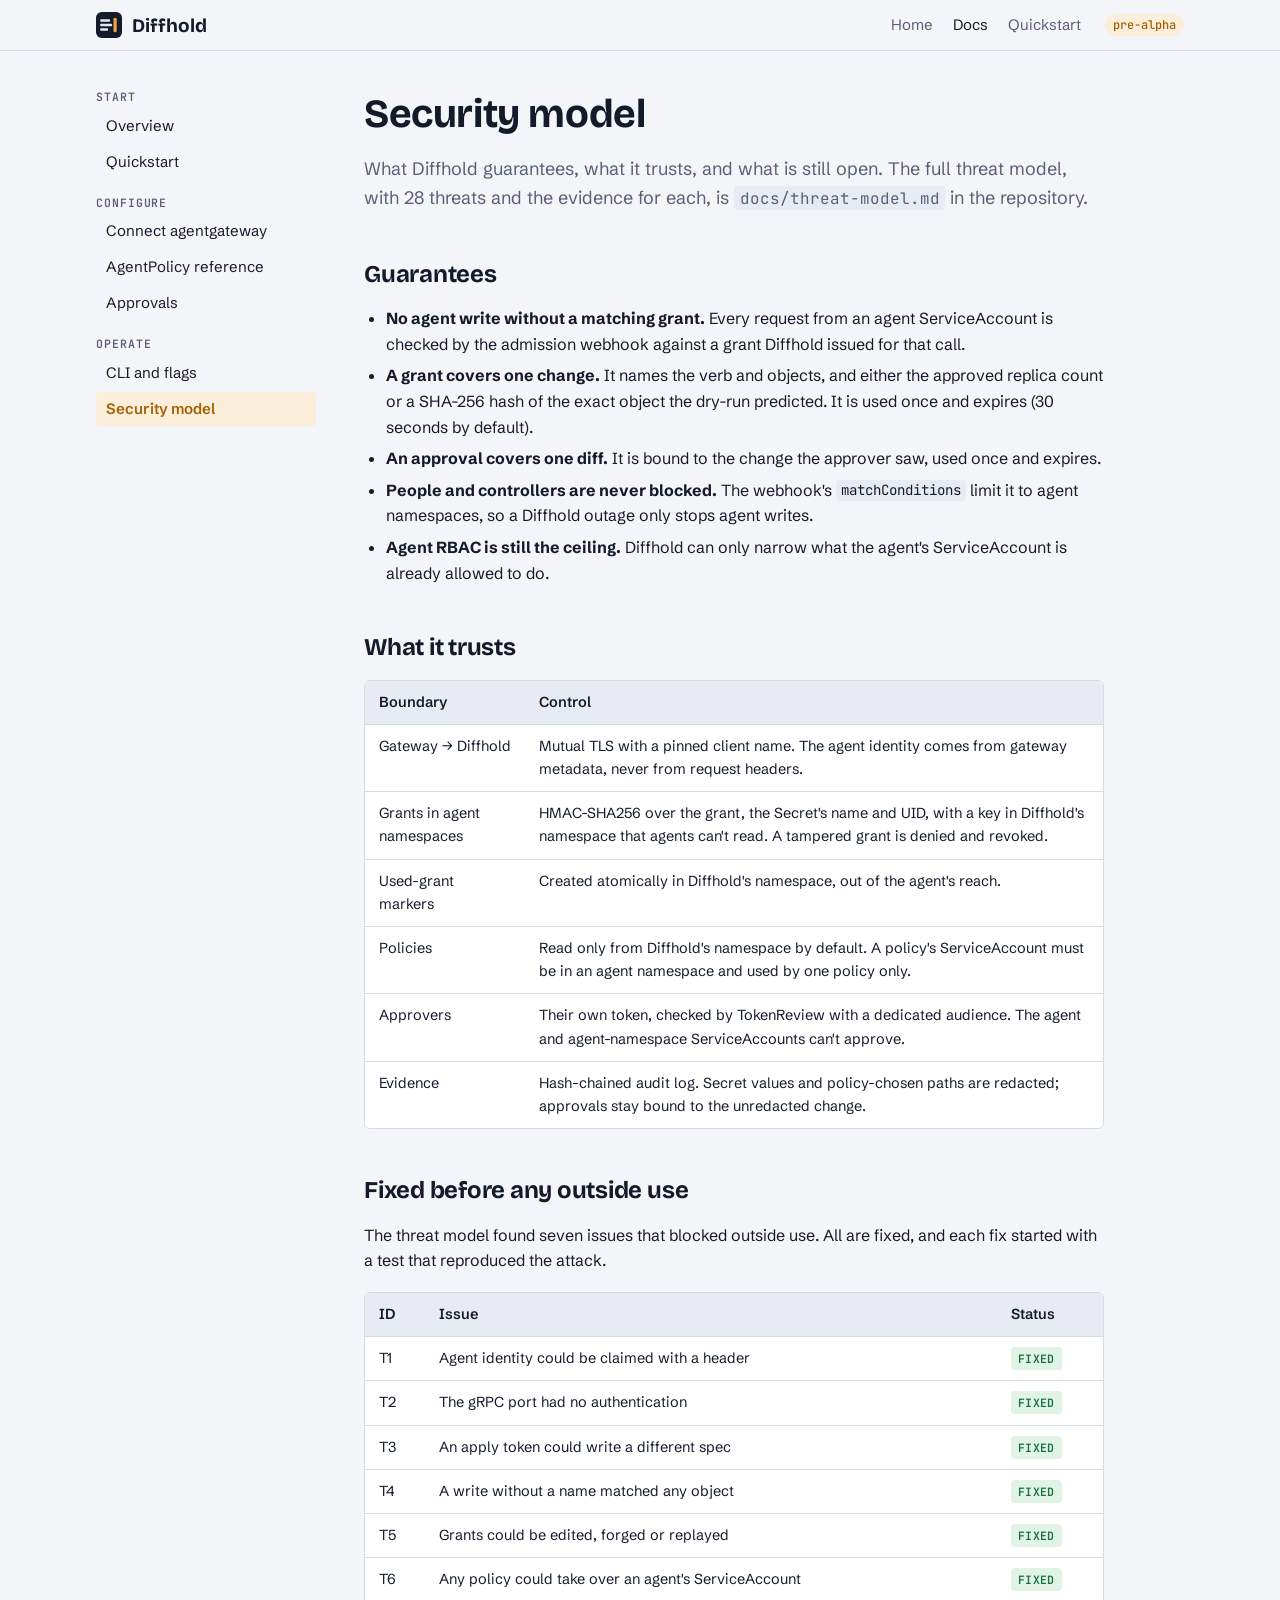
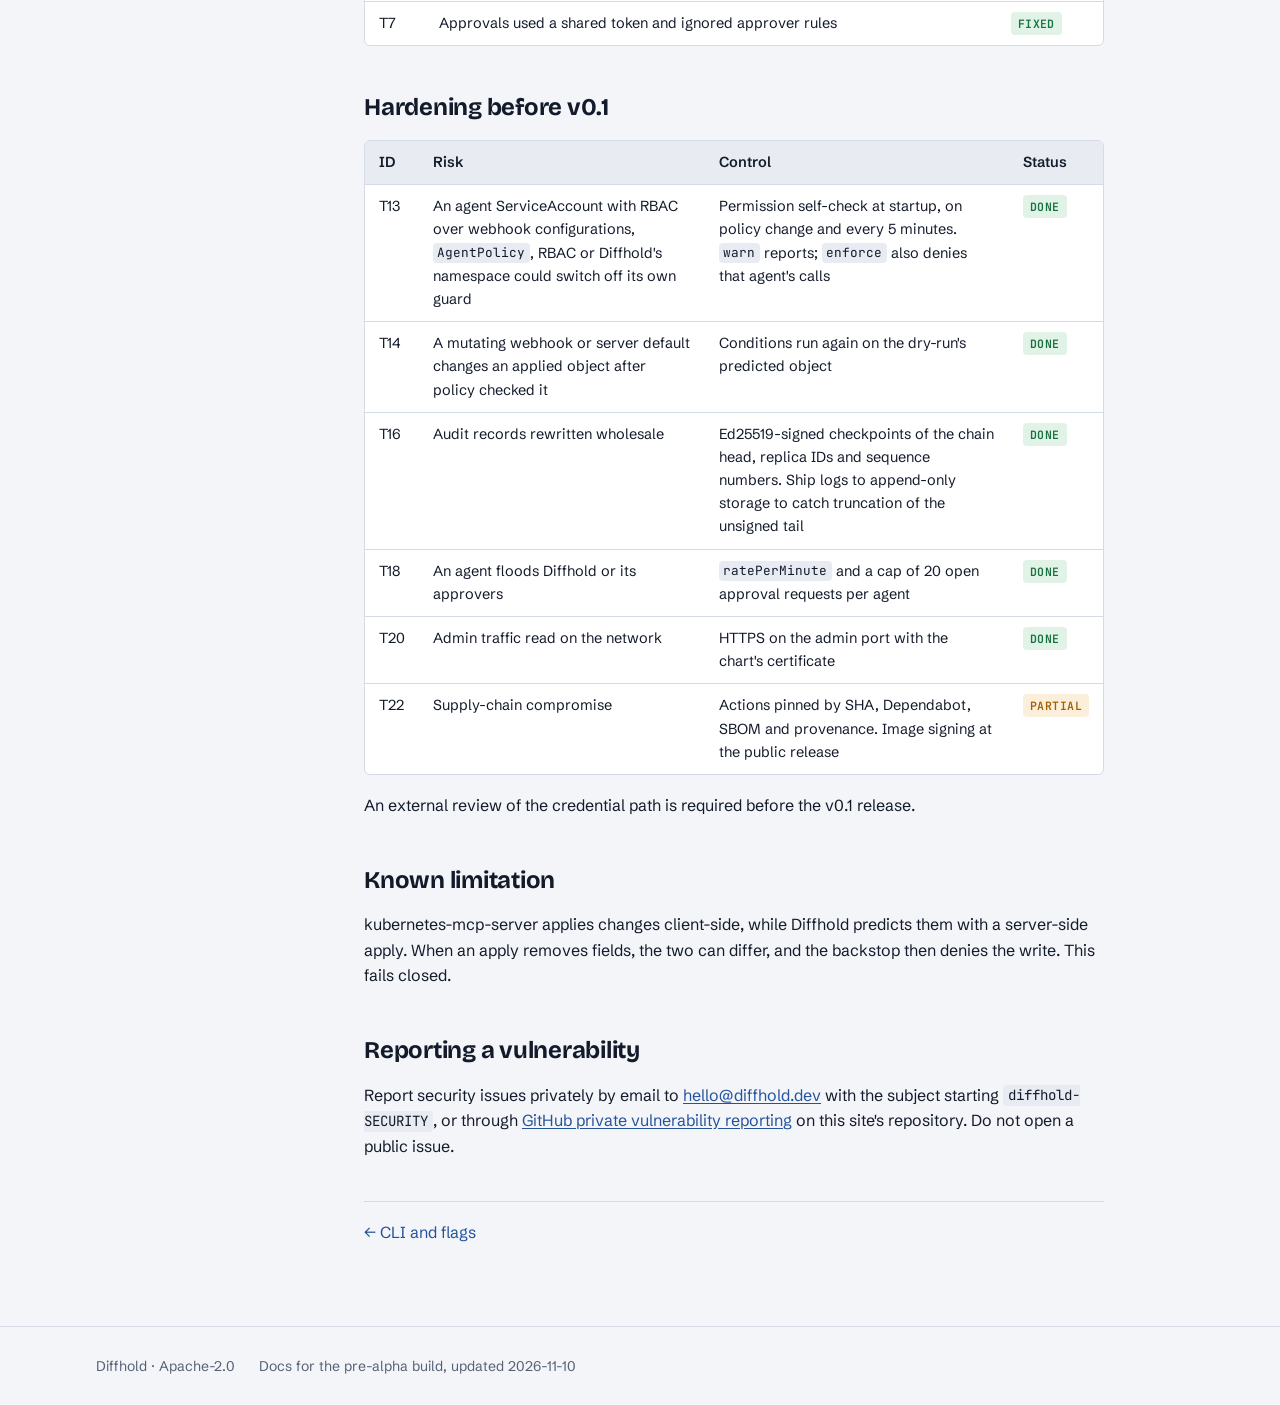
<file: security.html>
<!doctype html>
<html lang="en">
<head>
<meta charset="utf-8">
<meta name="viewport" content="width=device-width, initial-scale=1, viewport-fit=cover">
<title>Security model · Diffhold docs</title>
<link rel="preconnect" href="https://fonts.googleapis.com">
<link rel="preconnect" href="https://fonts.gstatic.com" crossorigin>
<link rel="stylesheet" href="https://fonts.googleapis.com/css2?family=Bricolage+Grotesque:opsz,wght@12..96,500..800&family=Schibsted+Grotesk:ital,wght@0,400;0,500;0,600;1,400&family=JetBrains+Mono:wght@400;500;600&display=swap">
<link rel="stylesheet" href="site.css">
<meta name="description" content="What Diffhold guarantees, what it trusts, and what is still open.">
<link rel="icon" href="logo.svg" type="image/svg+xml">
<link rel="icon" href="favicon-32.png" sizes="32x32" type="image/png">
<link rel="apple-touch-icon" href="apple-touch-icon.png">
<meta name="theme-color" content="#131b2b">
<meta property="og:type" content="website">
<meta property="og:site_name" content="Diffhold">
<meta property="og:title" content="Security model · Diffhold docs">
<meta property="og:description" content="What Diffhold guarantees, what it trusts, and what is still open.">
<meta property="og:url" content="https://diffhold.dev/security.html">
<meta property="og:image" content="https://diffhold.dev/og.png">
<meta property="og:image:width" content="1200">
<meta property="og:image:height" content="630">
<meta property="og:image:alt" content="Diffhold: change control for AI agents on Kubernetes">
<meta name="twitter:card" content="summary_large_image">
<meta name="twitter:image" content="https://diffhold.dev/og.png">
</head>
<body>
<header class="topbar">
  <div class="wrap">
    <a class="brand" href="./" aria-label="Diffhold home">
      <svg width="26" height="26" viewBox="0 0 64 64" aria-hidden="true"><rect width="64" height="64" rx="14" fill="#131b2b"/><path d="M13 21h19M13 32h24M13 43h14" stroke="#e4e9f2" stroke-width="6" stroke-linecap="round"/><rect x="43" y="14" width="8" height="36" rx="4" fill="#f0a443"/></svg>
      Diffhold
    </a>
    <nav class="topnav" aria-label="Main">
      <a class="hide-sm" href="./">Home</a>
      <a href="docs.html" aria-current="page">Docs</a>
      <a href="quickstart.html">Quickstart</a>
    </nav>
    <span class="status-pill">pre-alpha</span>
  </div>
</header>
<div class="wrap docs">
<nav class="sidenav" aria-label="Documentation">
<div><h4>Start</h4><ul><li><a href="docs.html">Overview</a></li><li><a href="quickstart.html">Quickstart</a></li></ul></div>
<div><h4>Configure</h4><ul><li><a href="gateway.html">Connect agentgateway</a></li><li><a href="policy.html">AgentPolicy reference</a></li><li><a href="approvals.html">Approvals</a></li></ul></div>
<div><h4>Operate</h4><ul><li><a href="cli.html">CLI and flags</a></li><li><a href="security.html" aria-current="page">Security model</a></li></ul></div>
</nav>
<main class="doc">
<h1>Security model</h1>
<p class="lede">What Diffhold guarantees, what it trusts, and what is still open. The full threat model, with 28 threats and the evidence for each, is <code>docs/threat-model.md</code> in the repository.</p>

<h2>Guarantees</h2>
<ul>
  <li><b>No agent write without a matching grant.</b> Every request from an agent ServiceAccount is checked by the admission webhook against a grant Diffhold issued for that call.</li>
  <li><b>A grant covers one change.</b> It names the verb and objects, and either the approved replica count or a SHA-256 hash of the exact object the dry-run predicted. It is used once and expires (30 seconds by default).</li>
  <li><b>An approval covers one diff.</b> It is bound to the change the approver saw, used once and expires.</li>
  <li><b>People and controllers are never blocked.</b> The webhook's <code>matchConditions</code> limit it to agent namespaces, so a Diffhold outage only stops agent writes.</li>
  <li><b>Agent RBAC is still the ceiling.</b> Diffhold can only narrow what the agent's ServiceAccount is already allowed to do.</li>
</ul>

<h2>What it trusts</h2>
<div class="tbl"><table>
  <tr><th>Boundary</th><th>Control</th></tr>
  <tr><td>Gateway → Diffhold</td><td>Mutual TLS with a pinned client name. The agent identity comes from gateway metadata, never from request headers.</td></tr>
  <tr><td>Grants in agent namespaces</td><td>HMAC-SHA256 over the grant, the Secret's name and UID, with a key in Diffhold's namespace that agents can't read. A tampered grant is denied and revoked.</td></tr>
  <tr><td>Used-grant markers</td><td>Created atomically in Diffhold's namespace, out of the agent's reach.</td></tr>
  <tr><td>Policies</td><td>Read only from Diffhold's namespace by default. A policy's ServiceAccount must be in an agent namespace and used by one policy only.</td></tr>
  <tr><td>Approvers</td><td>Their own token, checked by TokenReview with a dedicated audience. The agent and agent-namespace ServiceAccounts can't approve.</td></tr>
  <tr><td>Evidence</td><td>Hash-chained audit log. Secret values and policy-chosen paths are redacted; approvals stay bound to the unredacted change.</td></tr>
</table></div>

<h2>Fixed before any outside use</h2>
<p>The threat model found seven issues that blocked outside use. All are fixed, and each fix started with a test that reproduced the attack.</p>
<div class="tbl"><table>
  <tr><th>ID</th><th>Issue</th><th>Status</th></tr>
  <tr><td>T1</td><td>Agent identity could be claimed with a header</td><td><span class="chip allow">FIXED</span></td></tr>
  <tr><td>T2</td><td>The gRPC port had no authentication</td><td><span class="chip allow">FIXED</span></td></tr>
  <tr><td>T3</td><td>An apply token could write a different spec</td><td><span class="chip allow">FIXED</span></td></tr>
  <tr><td>T4</td><td>A write without a name matched any object</td><td><span class="chip allow">FIXED</span></td></tr>
  <tr><td>T5</td><td>Grants could be edited, forged or replayed</td><td><span class="chip allow">FIXED</span></td></tr>
  <tr><td>T6</td><td>Any policy could take over an agent's ServiceAccount</td><td><span class="chip allow">FIXED</span></td></tr>
  <tr><td>T7</td><td>Approvals used a shared token and ignored approver rules</td><td><span class="chip allow">FIXED</span></td></tr>
</table></div>

<h2>Hardening before v0.1</h2>
<div class="tbl"><table>
  <tr><th>ID</th><th>Risk</th><th>Control</th><th>Status</th></tr>
  <tr><td>T13</td><td>An agent ServiceAccount with RBAC over webhook configurations, <code>AgentPolicy</code>, RBAC or Diffhold's namespace could switch off its own guard</td><td>Permission self-check at startup, on policy change and every 5 minutes. <code>warn</code> reports; <code>enforce</code> also denies that agent's calls</td><td><span class="chip allow">DONE</span></td></tr>
  <tr><td>T14</td><td>A mutating webhook or server default changes an applied object after policy checked it</td><td>Conditions run again on the dry-run's predicted object</td><td><span class="chip allow">DONE</span></td></tr>
  <tr><td>T16</td><td>Audit records rewritten wholesale</td><td>Ed25519-signed checkpoints of the chain head, replica IDs and sequence numbers. Ship logs to append-only storage to catch truncation of the unsigned tail</td><td><span class="chip allow">DONE</span></td></tr>
  <tr><td>T18</td><td>An agent floods Diffhold or its approvers</td><td><code>ratePerMinute</code> and a cap of 20 open approval requests per agent</td><td><span class="chip allow">DONE</span></td></tr>
  <tr><td>T20</td><td>Admin traffic read on the network</td><td>HTTPS on the admin port with the chart's certificate</td><td><span class="chip allow">DONE</span></td></tr>
  <tr><td>T22</td><td>Supply-chain compromise</td><td>Actions pinned by SHA, Dependabot, SBOM and provenance. Image signing at the public release</td><td><span class="chip hold">PARTIAL</span></td></tr>
</table></div>
<p>An external review of the credential path is required before the v0.1 release.</p>

<h2>Known limitation</h2>
<p>kubernetes-mcp-server applies changes client-side, while Diffhold predicts them with a server-side apply. When an apply removes fields, the two can differ, and the backstop then denies the write. This fails closed.</p>

<h2>Reporting a vulnerability</h2>
<p>Report security issues privately by email to <a href="mailto:hello@diffhold.dev?subject=diffhold-SECURITY">hello@diffhold.dev</a> with the subject starting <code>diffhold-SECURITY</code>, or through <a href="https://github.com/diffhold-dev/diffhold-dev.github.io/security/advisories/new">GitHub private vulnerability reporting</a> on this site's repository. Do not open a public issue.</p>
<div class="pager"><a href="cli.html">← CLI and flags</a><span></span></div>
</main>
</div>
<footer class="foot"><div class="wrap"><span>Diffhold · Apache-2.0</span><span>Docs for the pre-alpha build, updated 2026-11-10</span></div></footer>
</body>
</html>
</file>
<file: site.css>
/* Layout: change-control console. Landing: one wide column with a live "held change" card as the hero. Docs: sticky top bar, left nav, 70ch reading column; code and tables scroll in place. */
:root {
  --bg: #f3f5f8;
  --surface: #ffffff;
  --sunk: #e8ecf2;
  --ink: #131b2b;
  --muted: #566176;
  --rule: #d5dbe5;
  --hold: #a35f00;
  --hold-soft: #fbefdc;
  --add: #17703f;
  --add-soft: #e1f2e7;
  --del: #b02a20;
  --del-soft: #fbe6e3;
  --link: #24539c;
  --code-bg: #0f1726;
  --code-ink: #dbe3f0;
  --code-muted: #8392ab;
  --code-key: #f2b35c;
  --f-display: "Bricolage Grotesque", "Arial Narrow", system-ui, sans-serif;
  --f-body: "Schibsted Grotesk", system-ui, -apple-system, "Segoe UI", sans-serif;
  --f-mono: "JetBrains Mono", ui-monospace, "SFMono-Regular", Menlo, monospace;
  --radius: 6px;
  --max: 1120px;
}
@media (prefers-color-scheme: dark) {
  :root:not([data-theme="light"]) {
    --bg: #0c111b; --surface: #131a28; --sunk: #182134; --ink: #e4e9f2; --muted: #98a3b8; --rule: #263147;
    --hold: #f0a443; --hold-soft: #33240f; --add: #5cc98a; --add-soft: #12291d; --del: #f0786d; --del-soft: #34171a;
    --link: #8db4f2; --code-bg: #080c14; --code-ink: #dbe3f0; --code-muted: #7d8aa3; --code-key: #f2b35c;
    color-scheme: dark;
  }
}
:root[data-theme="dark"] {
  --bg: #0c111b; --surface: #131a28; --sunk: #182134; --ink: #e4e9f2; --muted: #98a3b8; --rule: #263147;
  --hold: #f0a443; --hold-soft: #33240f; --add: #5cc98a; --add-soft: #12291d; --del: #f0786d; --del-soft: #34171a;
  --link: #8db4f2; --code-bg: #080c14; --code-ink: #dbe3f0; --code-muted: #7d8aa3; --code-key: #f2b35c;
  color-scheme: dark;
}

* { box-sizing: border-box; }
html { -webkit-text-size-adjust: 100%; }
body {
  margin: 0;
  background: var(--bg);
  color: var(--ink);
  font: 16px/1.6 var(--f-body);
}
a { color: var(--link); text-underline-offset: 2px; }
a:focus-visible, button:focus-visible { outline: 2px solid var(--hold); outline-offset: 2px; border-radius: 3px; }
h1, h2, h3 { font-family: var(--f-display); line-height: 1.15; text-wrap: balance; margin: 0; letter-spacing: -0.01em; }
p { margin: 0; }
code { font-family: var(--f-mono); font-size: 0.88em; background: var(--sunk); padding: 0.1em 0.35em; border-radius: 4px; }
.wrap {
  max-width: var(--max);
  margin: 0 auto;
  padding-left: max(16px, env(safe-area-inset-left, 0px));
  padding-right: max(16px, env(safe-area-inset-right, 0px));
}

body::before { content: ""; position: fixed; inset: 0 0 auto; height: env(safe-area-inset-top, 0px); z-index: 10; background: var(--bg); }
.topbar {
  position: sticky; top: env(safe-area-inset-top, 0px); z-index: 5;
  background: color-mix(in srgb, var(--bg) 88%, transparent);
  backdrop-filter: blur(8px);
  border-bottom: 1px solid var(--rule);
}
.topbar .wrap { display: flex; align-items: center; gap: 24px; padding-block: 12px; }
.brand { display: flex; align-items: center; gap: 10px; text-decoration: none; color: var(--ink); font: 700 19px/1 var(--f-display); }
.brand svg { flex: none; }
.topnav { display: flex; gap: 20px; margin-left: auto; flex-wrap: wrap; }
.topnav a { color: var(--muted); text-decoration: none; font-size: 15px; }
.topnav a:hover, .topnav a[aria-current="page"] { color: var(--ink); }
.status-pill { font: 500 12px/1 var(--f-mono); color: var(--hold); background: var(--hold-soft); padding: 5px 8px; border-radius: 99px; white-space: nowrap; }

pre, .code {
  font: 13.5px/1.6 var(--f-mono);
  background: var(--code-bg);
  color: var(--code-ink);
  border-radius: var(--radius);
  overflow-x: auto;
  margin: 0;
}
pre { padding: 16px 18px; }
pre .c { color: var(--code-muted); }
pre .k { color: var(--code-key); }
pre .a { color: #6fd39b; }
pre .d { color: #ff8a80; }
.codecap { font: 500 12px/1 var(--f-mono); color: var(--muted); margin-bottom: 6px; display: block; }

.tbl { overflow-x: auto; border: 1px solid var(--rule); border-radius: var(--radius); background: var(--surface); }
table { border-collapse: collapse; width: 100%; font-size: 14.5px; }
th, td { text-align: left; vertical-align: top; padding: 10px 14px; border-bottom: 1px solid var(--rule); }
tr:last-child td { border-bottom: 0; }
th { font-weight: 600; background: var(--sunk); white-space: nowrap; }
td code { white-space: nowrap; }

.chip { font: 600 11.5px/1 var(--f-mono); padding: 4px 7px; border-radius: 4px; letter-spacing: 0.04em; white-space: nowrap; }
.chip.allow { color: var(--add); background: var(--add-soft); }
.chip.deny { color: var(--del); background: var(--del-soft); }
.chip.hold { color: var(--hold); background: var(--hold-soft); }

.foot { border-top: 1px solid var(--rule); color: var(--muted); font-size: 14px; }
.foot .wrap { display: flex; flex-wrap: wrap; gap: 8px 24px; padding-block: 28px; }

/* Docs */
.docs { display: grid; grid-template-columns: 220px minmax(0, 1fr); gap: 48px; padding-block: 40px 80px; }
.sidenav { position: sticky; top: calc(env(safe-area-inset-top, 0px) + 72px); align-self: start; display: grid; gap: 18px; }
.sidenav h4 { margin: 0 0 6px; font: 600 11.5px/1 var(--f-mono); letter-spacing: 0.08em; text-transform: uppercase; color: var(--muted); }
.sidenav ul { list-style: none; margin: 0; padding: 0; display: grid; gap: 2px; }
.sidenav a { display: block; padding: 5px 10px; border-radius: 4px; color: var(--ink); text-decoration: none; font-size: 15px; }
.sidenav a:hover { background: var(--sunk); }
.sidenav a[aria-current="page"] { background: var(--hold-soft); color: var(--hold); font-weight: 600; }
.doc { min-width: 0; max-width: 74ch; display: grid; gap: 18px; }
.doc > h1 { font-size: clamp(30px, 4vw, 40px); }
.doc > .lede { font-size: 18px; color: var(--muted); }
.doc > h2 { font-size: 24px; margin-top: 22px; padding-top: 8px; }
.doc > h3 { font-size: 18px; margin-top: 8px; }
.doc ul, .doc ol { margin: 0; padding-left: 22px; display: grid; gap: 6px; }
.note { border: 1px solid var(--rule); border-left: 3px solid var(--hold); background: var(--surface); padding: 12px 16px; border-radius: var(--radius); font-size: 15px; }
.pager { display: flex; justify-content: space-between; gap: 16px; border-top: 1px solid var(--rule); padding-top: 18px; margin-top: 24px; flex-wrap: wrap; }
.pager a { text-decoration: none; }

@media (max-width: 820px) {
  .docs { grid-template-columns: minmax(0, 1fr); gap: 20px; padding-block: 20px 60px; }
  .sidenav { position: static; display: flex; gap: 8px; overflow-x: auto; padding-bottom: 6px; border-bottom: 1px solid var(--rule); }
  .sidenav h4 { display: none; }
  .sidenav ul { display: flex; gap: 4px; }
  .sidenav a { white-space: nowrap; }
  .topnav { gap: 14px; }
  .topnav .hide-sm { display: none; }
}
@media (prefers-reduced-motion: reduce) {
  *, *::before, *::after { animation: none !important; transition: none !important; }
}
</file>
